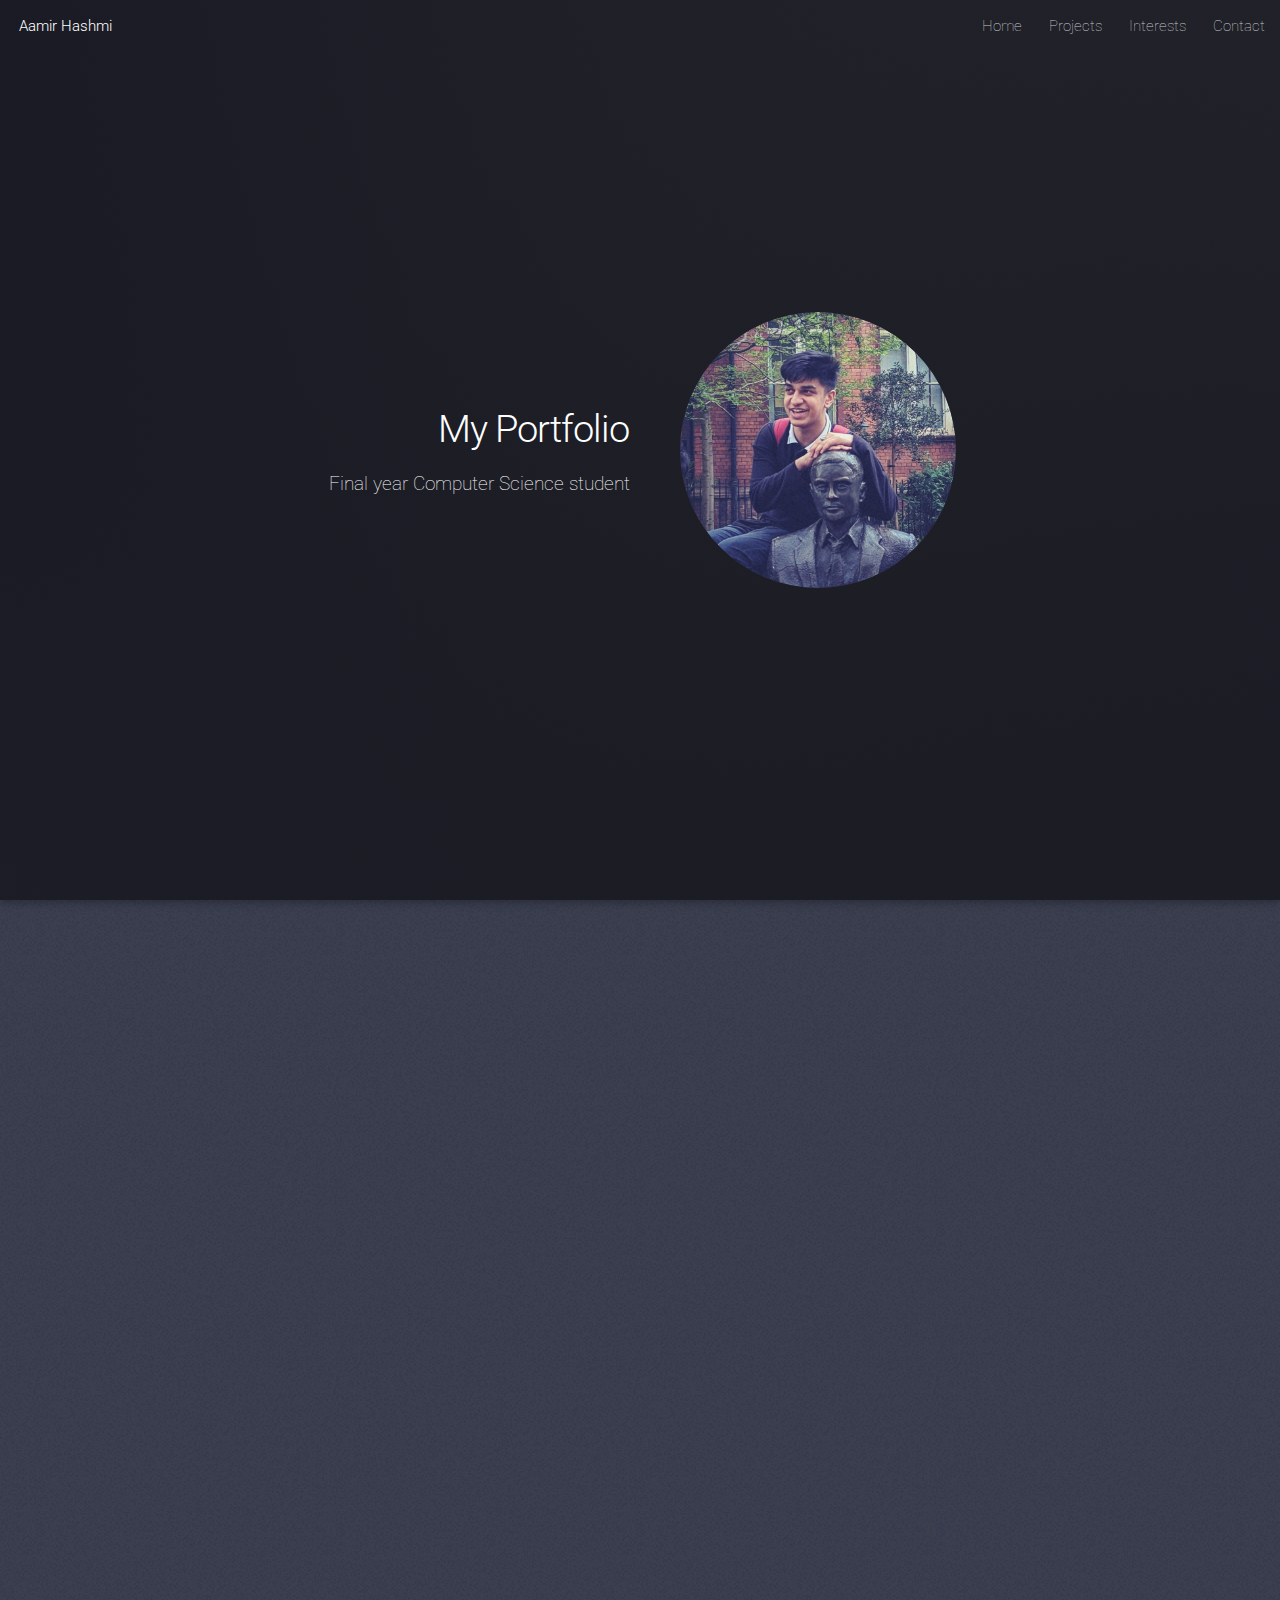
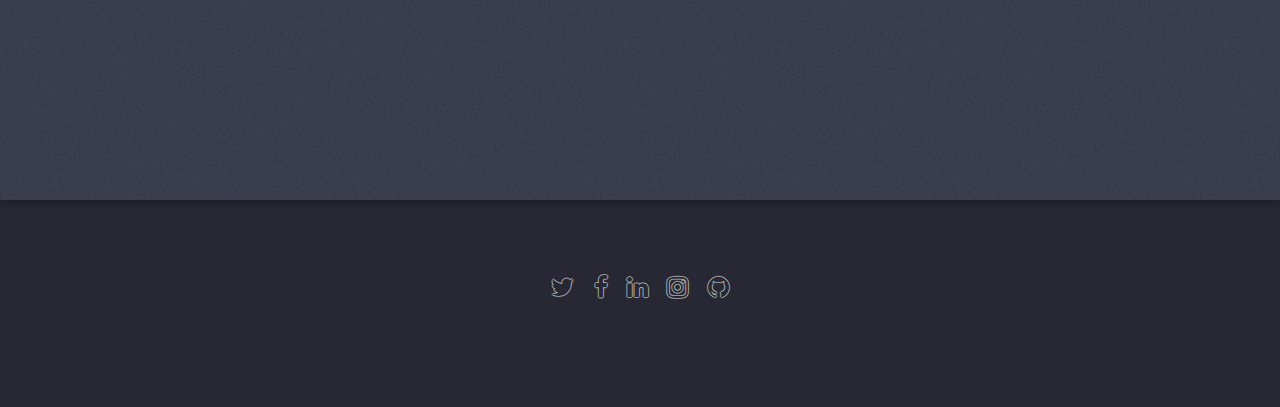
<file: index.html>
<!DOCTYPE HTML>
<html>
	<head>
		<title>Aamir Hashmi</title>
		<meta charset="utf-8" />
		<meta name="viewport" content="width=device-width, initial-scale=1, user-scalable=no" />
		<link rel="stylesheet" href="assets/css/main.css" />
		<noscript><link rel="stylesheet" href="assets/css/noscript.css" /></noscript>
	</head>
	<body class="is-preload landing">
		<div id="page-wrapper">

	
				<header id="header">
					<h1 id="logo"><a href="index.html">Aamir Hashmi</a></h1>
					<nav id="nav">
						<ul>
							<li><a href="index.html">Home</a></li>
							<li>
								<a href="projects.html">Projects</a>
							</li>
							<li><a href="interests.html">Interests</a></li>
							<li><a href="contact.html">Contact</a></li>
						</ul>
					</nav>
				</header>

		
				<section id="banner">
					<div class="content">
						<header>
							<h2>My Portfolio</h2>
							<p>Final year Computer Science student</p>
						</header>
						<span class="image"><img src="images/profile.jpg" alt="picture of me" /></span>
					</div>
				</section>

			
				<section id="one" class="spotlight style1 bottom">
					<span class="image fit main"><img src="images/pic02.jpg" alt="" /></span>
					<div class="content">
						<div class="container">
							<div class="row">
								<div class="col-4 col-12-medium">
									<header>
										<h2>About me</h2>
										<p>I am studying my second year of Computer Science at Sheffield Hallam University.</p>
									</header>
								</div>
								<div class="col-4 col-12-medium">
									<p>My mantra as a developer is that if I am the smartest person in the room, then I am in the wrong room. I love learning and want to become the best developer that I can be.<br></br> I possess a tenacious attitude towards the completion of my projects and external interests. This is evident due to the many programming projects I have completed. </p>
								</div>
								<div class="col-4 col-12-medium">
									<h2>Key Skills</h2>
										<p>- Able to program using C++, C# and Java.<br></br>
											- Possess a great understanding into Object-Oriented design.<br></br>
											- Knowledge in HTML, CSS, Javascript and some of its libraries.<br></br>
										- Basic understanding into databases with knowledge in SQL.</li>
											
								</div>
							</div>
						</div>
					</div>
				</section>


			
				<footer id="footer">
					<ul class="icons">
						<li><a href="#" class="icon alt fa-twitter"><span class="label">Twitter</span></a></li>
						<li><a href="#" class="icon alt fa-facebook"><span class="label">Facebook</span></a></li>
						<li><a href="https://www.linkedin.com/in/aamir-hashmi-ba58ba172/" class="icon alt fa-linkedin"><span class="label">LinkedIn</span></a></li>
						<li><a href="https://www.instagram.com/aamirooooo/?hl=en" class="icon alt fa-instagram"><span class="label">Instagram</span></a></li>
						<li><a href="https://github.com/AamirHashmi" class="icon alt fa-github"><span class="label">GitHub</span></a></li>
					</ul>
				</footer>

		</div>

		
			<script src="assets/js/jquery.min.js"></script>
			<script src="assets/js/jquery.scrolly.min.js"></script>
			<script src="assets/js/jquery.dropotron.min.js"></script>
			<script src="assets/js/jquery.scrollex.min.js"></script>
			<script src="assets/js/browser.min.js"></script>
			<script src="assets/js/breakpoints.min.js"></script>
			<script src="assets/js/util.js"></script>
			<script src="assets/js/main.js"></script>

	</body>
</html>
</file>
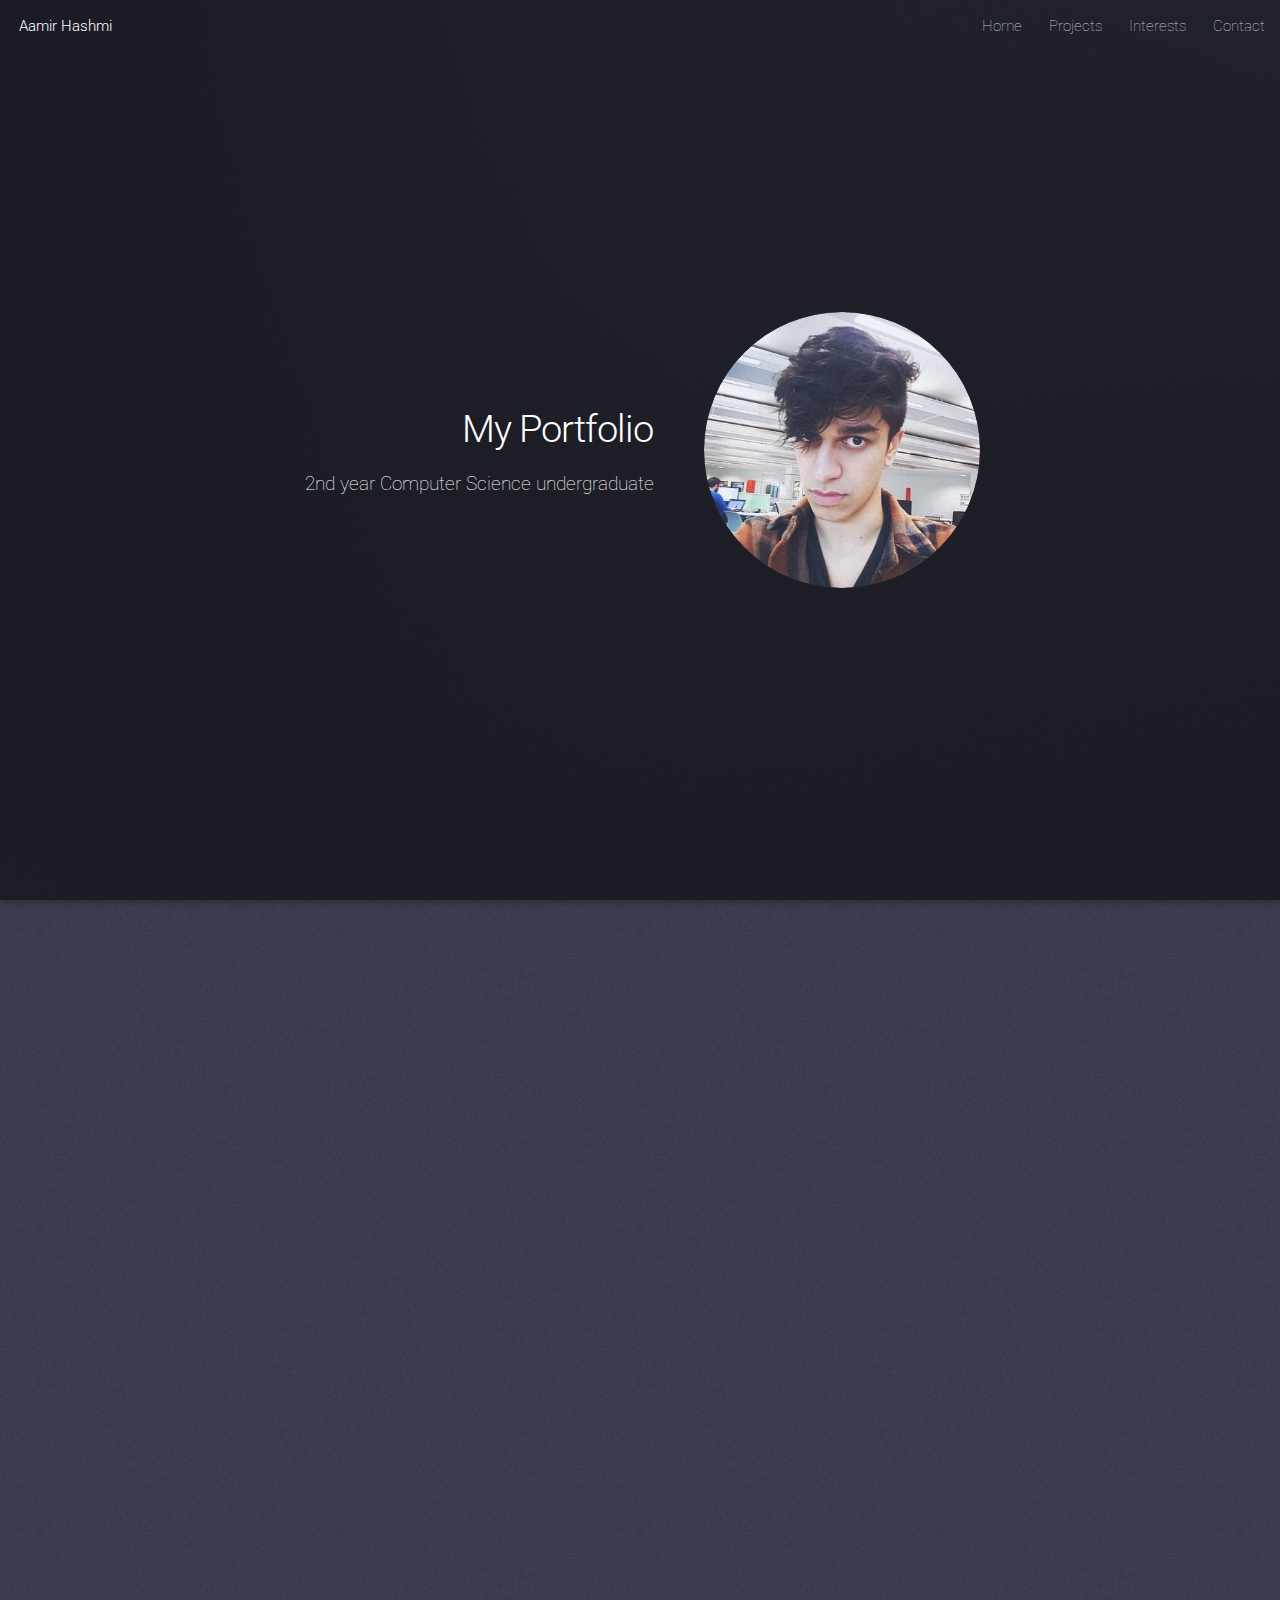
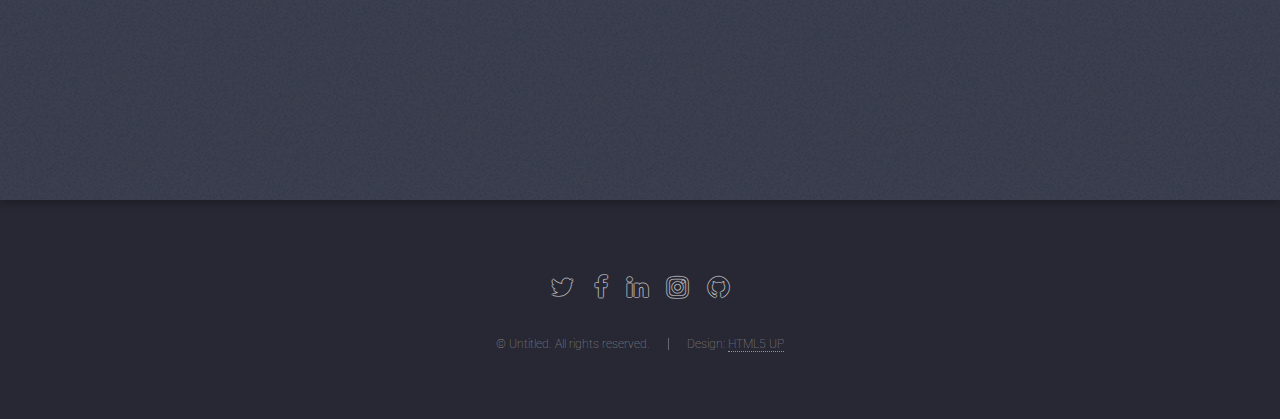
<file: Portfolio-master/index.html>
<!DOCTYPE HTML>
<!--
	Landed by HTML5 UP
	html5up.net | @ajlkn
	Free for personal and commercial use under the CCA 3.0 license (html5up.net/license)
-->
<html>
	<head>
		<title>Aamir Hashmi</title>
		<meta charset="utf-8" />
		<meta name="viewport" content="width=device-width, initial-scale=1, user-scalable=no" />
		<link rel="stylesheet" href="assets/css/main.css" />
		<noscript><link rel="stylesheet" href="assets/css/noscript.css" /></noscript>
	</head>
	<body class="is-preload landing">
		<div id="page-wrapper">

			<!-- Header -->
				<header id="header">
					<h1 id="logo"><a href="index.html">Aamir Hashmi</a></h1>
					<nav id="nav">
						<ul>
							<li><a href="index.html">Home</a></li>
							<li>
								<a href="projects.html">Projects</a>
							</li>
							<li><a href="interests.html">Interests</a></li>
							<li><a href="contact.html">Contact</a></li>
						</ul>
					</nav>
				</header>

			<!-- Banner -->
				<section id="banner">
					<div class="content">
						<header>
							<h2>My Portfolio</h2>
							<p>2nd year Computer Science undergraduate</p>
						</header>
						<span class="image"><img src="images/profile.jpg" alt="picture of me" /></span>
					</div>
				</section>

			<!-- One -->
				<section id="one" class="spotlight style1 bottom">
					<span class="image fit main"><img src="images/pic02.jpg" alt="" /></span>
					<div class="content">
						<div class="container">
							<div class="row">
								<div class="col-4 col-12-medium">
									<header>
										<h2>About me</h2>
										<p>I am studying my second year of Computer Science at Sheffield Hallam University.</p>
									</header>
								</div>
								<div class="col-4 col-12-medium">
									<p>Feugiat accumsan lorem eu ac lorem amet sed accumsan donec.
									Blandit orci porttitor semper. Arcu phasellus tortor enim mi
									nisi praesent dolor adipiscing. Integer mi sed nascetur cep aliquet
									augue varius tempus lobortis porttitor accumsan consequat
									adipiscing lorem dolor.</p>
								</div>
								<div class="col-4 col-12-medium">
									<p>Morbi enim nascetur et placerat lorem sed iaculis neque ante
									adipiscing adipiscing metus massa. Blandit orci porttitor semper.
									Arcu phasellus tortor enim mi mi nisi praesent adipiscing. Integer
									mi sed nascetur cep aliquet augue varius tempus. Feugiat lorem
									ipsum dolor nullam.</p>
								</div>
							</div>
						</div>
					</div>
				</section>

			<!-- Footer -->

			
				<footer id="footer">
					<ul class="icons">
						<li><a href="#" class="icon alt fa-twitter"><span class="label">Twitter</span></a></li>
						<li><a href="#" class="icon alt fa-facebook"><span class="label">Facebook</span></a></li>
						<li><a href="https://www.linkedin.com/in/aamir-hashmi-ba58ba172/" class="icon alt fa-linkedin"><span class="label">LinkedIn</span></a></li>
						<li><a href="https://www.instagram.com/aamirooooo/?hl=en" class="icon alt fa-instagram"><span class="label">Instagram</span></a></li>
						<li><a href="https://github.com/AamirHashmi" class="icon alt fa-github"><span class="label">GitHub</span></a></li>
					</ul>
					<ul class="copyright">
						<li>&copy; Untitled. All rights reserved.</li><li>Design: <a href="http://html5up.net">HTML5 UP</a></li>
					</ul>
				</footer>

		</div>

		<!-- Scripts -->
			<script src="assets/js/jquery.min.js"></script>
			<script src="assets/js/jquery.scrolly.min.js"></script>
			<script src="assets/js/jquery.dropotron.min.js"></script>
			<script src="assets/js/jquery.scrollex.min.js"></script>
			<script src="assets/js/browser.min.js"></script>
			<script src="assets/js/breakpoints.min.js"></script>
			<script src="assets/js/util.js"></script>
			<script src="assets/js/main.js"></script>

	</body>
</html>
</file>
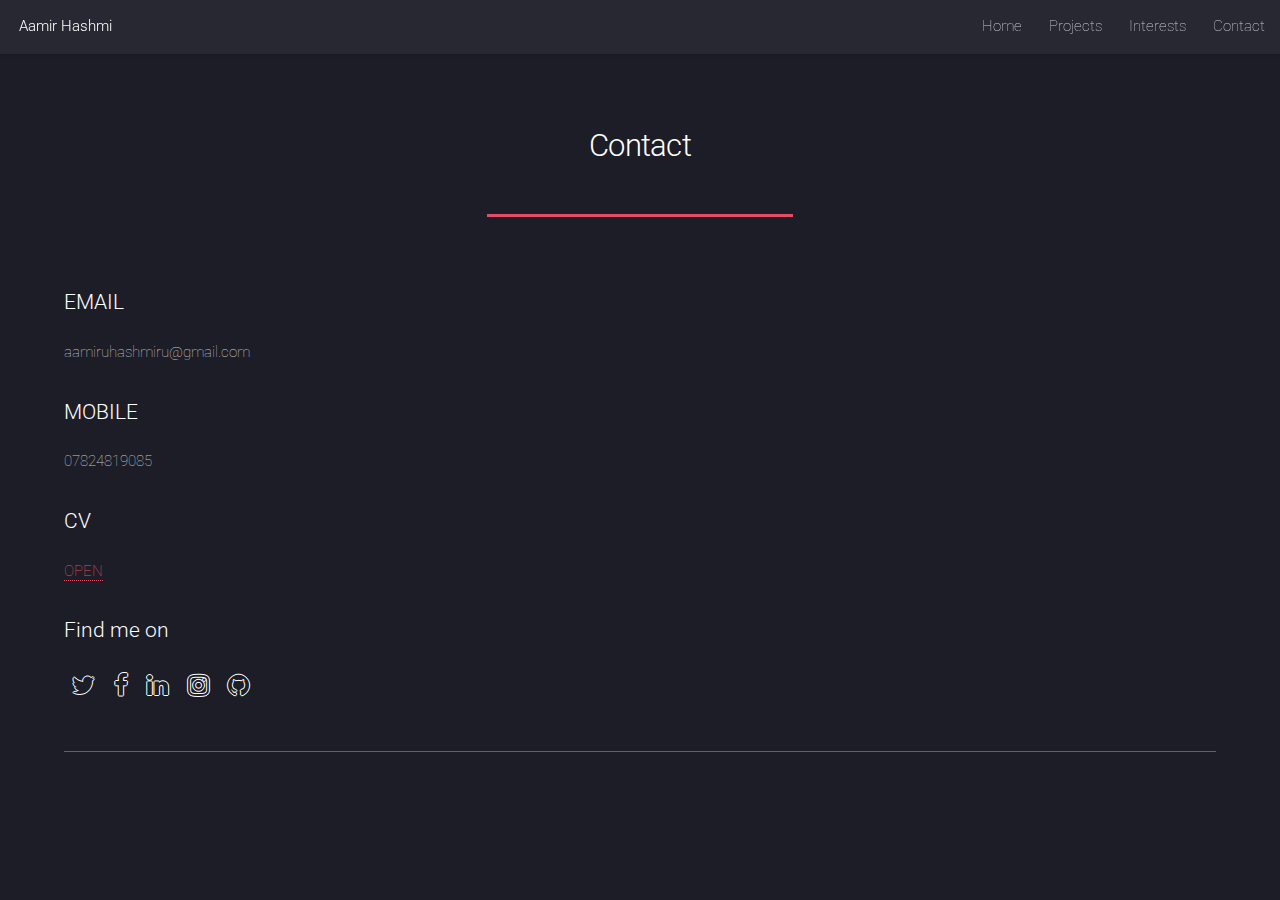
<file: contact.html>
<!DOCTYPE HTML>

<html>
	<head>
		<title>Contact</title>
		<meta charset="utf-8" />
		<meta name="viewport" content="width=device-width, initial-scale=1, user-scalable=no" />
		<link rel="stylesheet" href="assets/css/main.css" />
		<noscript><link rel="stylesheet" href="assets/css/noscript.css" /></noscript>
	</head>
	<body class="is-preload">
		<div id="page-wrapper">

			
				<header id="header">
					<h1 id="logo"><a href="index.html">Aamir Hashmi</a></h1>
					<nav id="nav">
						<ul>
							<li><a href="index.html">Home</a></li>
							<li><a href="projects.html">Projects</a></li>
							<li><a href="interests.html">Interests</a></li>
							<li><a href="contact.html">Contact</a></li>
						</ul>
					</nav>
				</header>

			
				<div id="main" class="wrapper style1">
					<div class="container">
						<header class="major">
							<h2>Contact</h2>
						</header>

		
							<section>
								<h3>EMAIL</h3>
								<p>aamiruhashmiru@gmail.com</p>

								<h3>MOBILE</h3>
								<p>07824819085</p>

								<h3>CV</h3>
								<p><a href="download/CV.pdf" target="_blank">OPEN</a></p>

								<h3>Find me on</h3>
								<ul class="icons">
								<li><a href="#" class="icon alt fa-twitter"><span class="label">Twitter</span></a></li>
								<li><a href="#" class="icon alt fa-facebook"><span class="label">Facebook</span></a></li>
								<li><a href="https://www.linkedin.com/in/aamir-hashmi-ba58ba172/" class="icon alt fa-linkedin"><span class="label">LinkedIn</span></a></li>
								<li><a href="https://www.instagram.com/aamirooooo/?hl=en" class="icon alt fa-instagram"><span class="label">Instagram</span></a></li>
								<li><a href="https://github.com/AamirHashmi" class="icon alt fa-github"><span class="label">GitHub</span></a></li>
								</ul>

								<hr />


							</section>
						</div>

						
			<script src="assets/js/jquery.min.js"></script>
			<script src="assets/js/jquery.scrolly.min.js"></script>
			<script src="assets/js/jquery.dropotron.min.js"></script>
			<script src="assets/js/jquery.scrollex.min.js"></script>
			<script src="assets/js/browser.min.js"></script>
			<script src="assets/js/breakpoints.min.js"></script>
			<script src="assets/js/util.js"></script>
			<script src="assets/js/main.js"></script>

	</body>
</html>
</file>
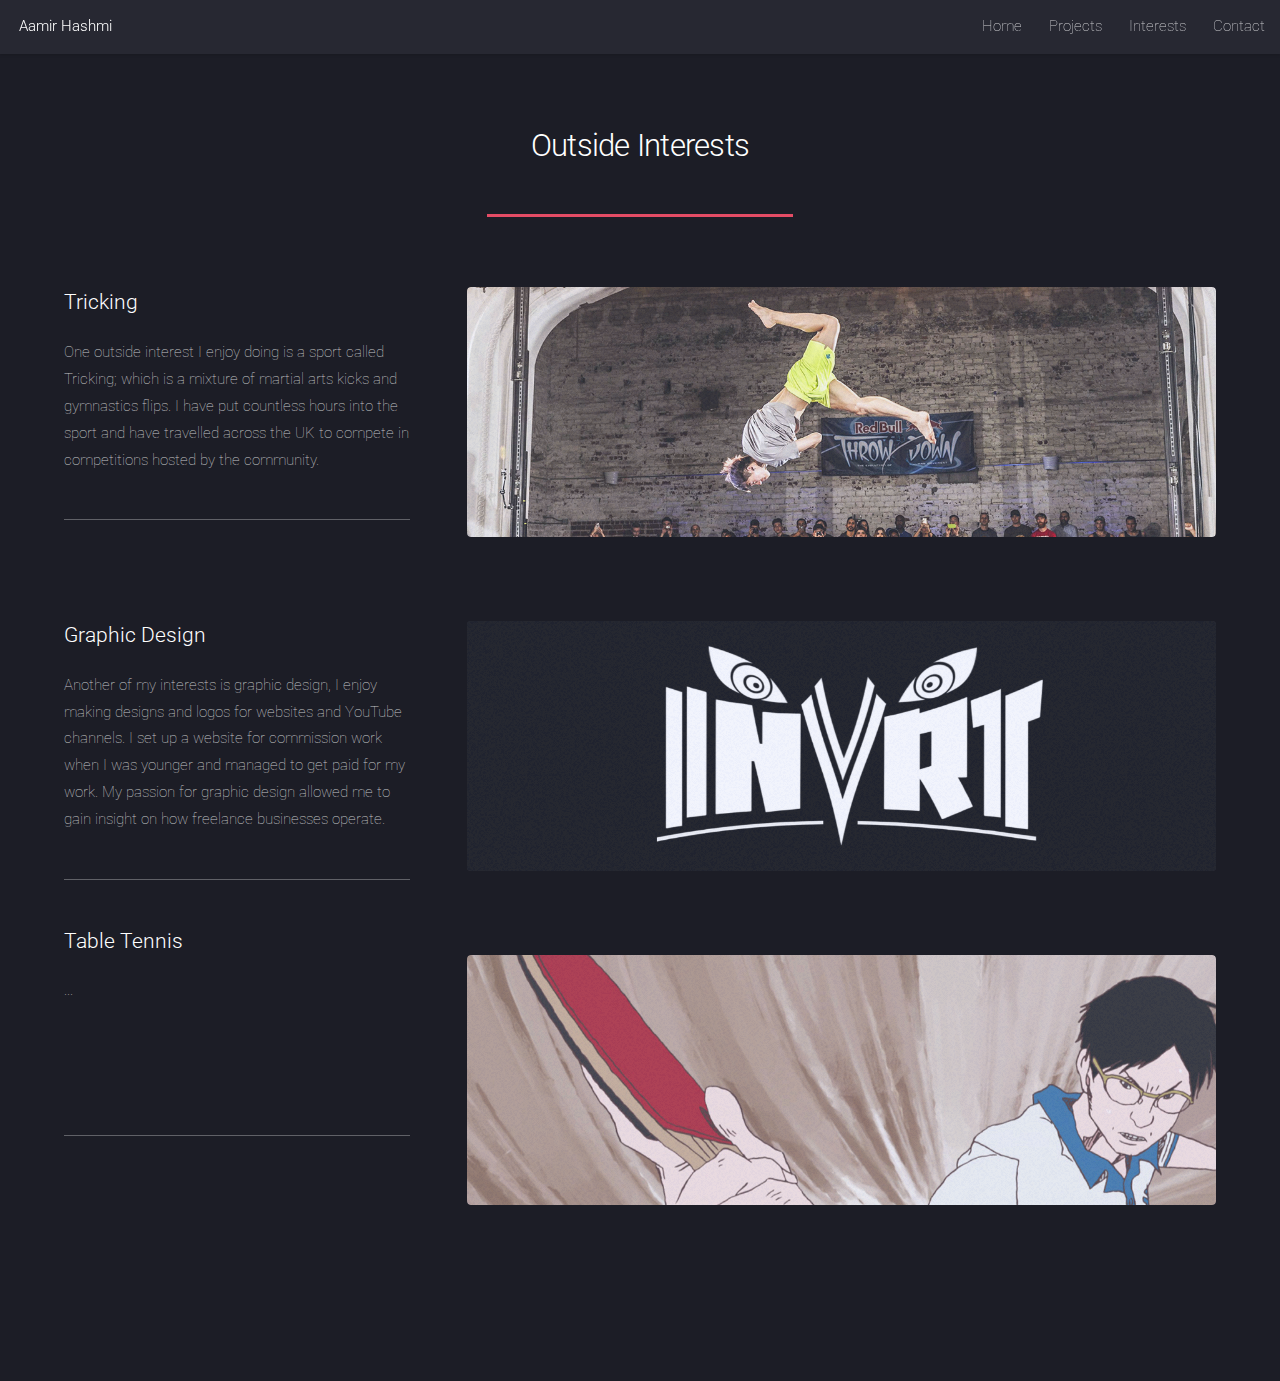
<file: interests.html>
<!DOCTYPE HTML>

<html>
	<head>
		<title>Interests</title>
		<meta charset="utf-8" />
		<meta name="viewport" content="width=device-width, initial-scale=1, user-scalable=no" />
		<link rel="stylesheet" href="assets/css/main.css" />
		<noscript><link rel="stylesheet" href="assets/css/noscript.css" /></noscript>
	</head>
	<body class="is-preload">
		<div id="page-wrapper">

	
				<header id="header">
					<h1 id="logo"><a href="index.html">Aamir Hashmi</a></h1>
					<nav id="nav">
						<ul>
							<li><a href="index.html">Home</a></li>
							<li><a href="projects.html">Projects</a></li>
							<li><a href="interests.html">Interests</a></li>
							<li><a href="contact.html">Contact</a></li>
						</ul>
					</nav>
				</header>

		
				<div id="main" class="wrapper style1">
					<div class="container">
						<header class="major">
							<h2>Outside Interests</h2>
						</header>
						<div class="row gtr-150">
							<div class="col-4 col-12-medium">

					
									<section id="sidebar">
										<section>
											<h3>Tricking</h3>
											<p>One outside interest I enjoy doing is a sport called Tricking; which is a mixture of martial arts kicks and gymnastics flips. I have put countless hours into the sport and have travelled across the UK to compete in competitions hosted by the community. </p>
										
										<hr />
										<br></br>

										<h3>Graphic Design</h3>
											<p>Another of my interests is graphic design, I enjoy making designs and logos for websites and YouTube channels. I set up a website for commission work when I was younger and managed to get paid for my work. My passion for graphic design allowed me to gain insight on how freelance businesses operate.</p>
										
										<hr />


										<h3>Table Tennis</h3>
											<p>...</p>
											
										<br></br>
										
										<hr />
										


						
										<br></br>

										
											
									</section>

							</div>
							<div class="col-8 col-12-medium imp-medium">

									<section id="content">
										<a href="#" class="image fit"><img src="images/tricking.jpg" alt="" /></a>
										<br></br>
										<a href="#" class="image fit"><img src="images/invert.jpg" alt="" /></a>
										<br></br>
										<a href="#" class="image fit"><img src="images/pingpong.jpg" alt="" /></a>
										<br></br>
								
										<br></br>


										

			</section>
		</div>

	
			<script src="assets/js/jquery.min.js"></script>
			<script src="assets/js/jquery.scrolly.min.js"></script>
			<script src="assets/js/jquery.dropotron.min.js"></script>
			<script src="assets/js/jquery.scrollex.min.js"></script>
			<script src="assets/js/browser.min.js"></script>
			<script src="assets/js/breakpoints.min.js"></script>
			<script src="assets/js/util.js"></script>
			<script src="assets/js/main.js"></script>

	</body>
</html>
</file>
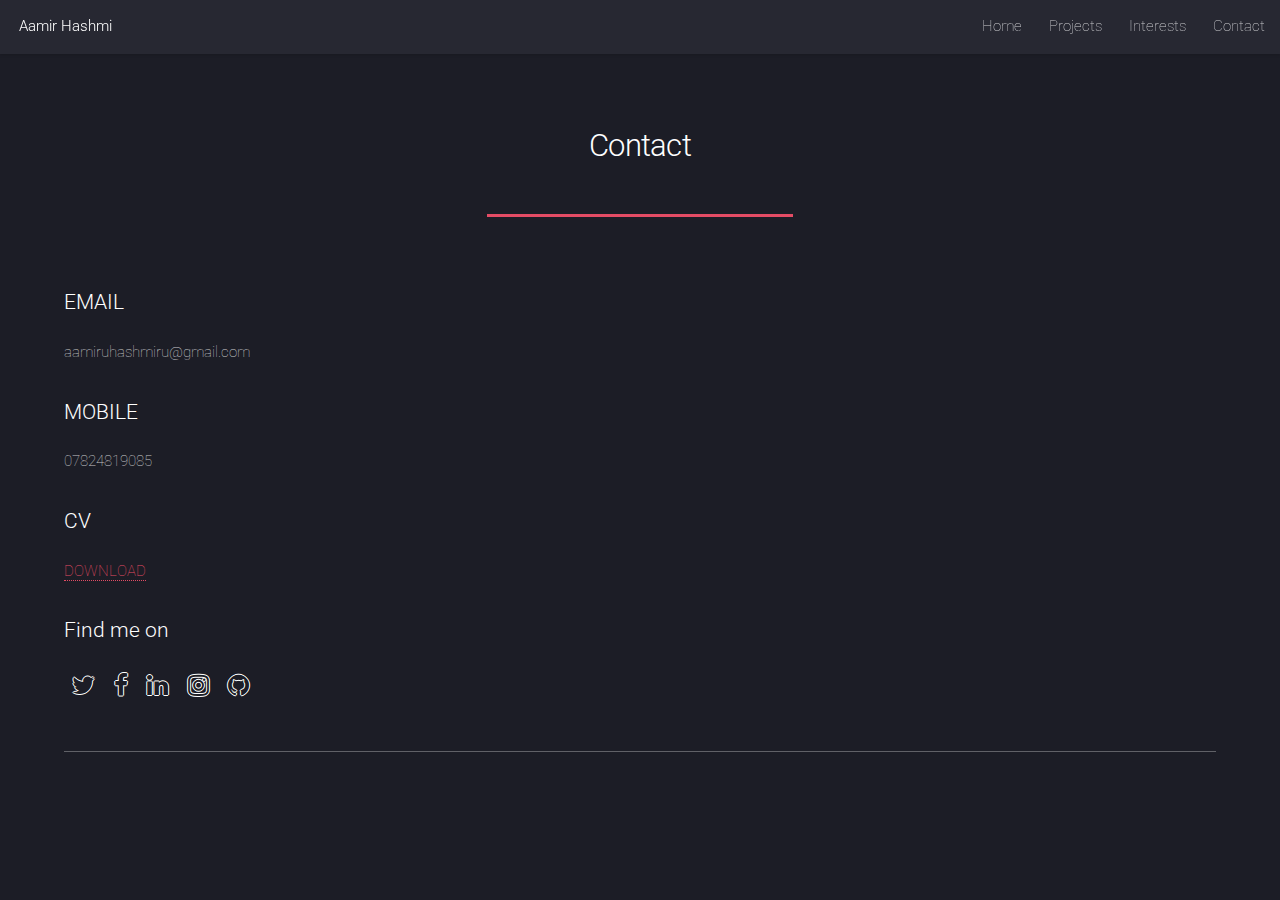
<file: Portfolio-master/contact.html>
<!DOCTYPE HTML>
<!--
	Landed by HTML5 UP
	html5up.net | @ajlkn
	Free for personal and commercial use under the CCA 3.0 license (html5up.net/license)
-->
<html>
	<head>
		<title>Contact</title>
		<meta charset="utf-8" />
		<meta name="viewport" content="width=device-width, initial-scale=1, user-scalable=no" />
		<link rel="stylesheet" href="assets/css/main.css" />
		<noscript><link rel="stylesheet" href="assets/css/noscript.css" /></noscript>
	</head>
	<body class="is-preload">
		<div id="page-wrapper">

			<!-- Header -->
				<header id="header">
					<h1 id="logo"><a href="index.html">Aamir Hashmi</a></h1>
					<nav id="nav">
						<ul>
							<li><a href="index.html">Home</a></li>
							<li><a href="projects.html">Projects</a></li>
							<li><a href="interests.html">Interests</a></li>
							<li><a href="contact.html">Contact</a></li>
						</ul>
					</nav>
				</header>

			<!-- Main -->
				<div id="main" class="wrapper style1">
					<div class="container">
						<header class="major">
							<h2>Contact</h2>
						</header>

						<!-- Text -->
							<section>
								<h3>EMAIL</h3>
								<p>aamiruhashmiru@gmail.com</p>

								<h3>MOBILE</h3>
								<p>07824819085</p>

								<h3>CV</h3>
								<p><a href="download/CV.docx" download>DOWNLOAD</a></p>

								<h3>Find me on</h3>
								<ul class="icons">
								<li><a href="#" class="icon alt fa-twitter"><span class="label">Twitter</span></a></li>
								<li><a href="#" class="icon alt fa-facebook"><span class="label">Facebook</span></a></li>
								<li><a href="https://www.linkedin.com/in/aamir-hashmi-ba58ba172/" class="icon alt fa-linkedin"><span class="label">LinkedIn</span></a></li>
								<li><a href="https://www.instagram.com/aamirooooo/?hl=en" class="icon alt fa-instagram"><span class="label">Instagram</span></a></li>
								<li><a href="https://github.com/AamirHashmi" class="icon alt fa-github"><span class="label">GitHub</span></a></li>
								</ul>

								<hr />


							</section>
						</div>

							<!-- Scripts -->
			<script src="assets/js/jquery.min.js"></script>
			<script src="assets/js/jquery.scrolly.min.js"></script>
			<script src="assets/js/jquery.dropotron.min.js"></script>
			<script src="assets/js/jquery.scrollex.min.js"></script>
			<script src="assets/js/browser.min.js"></script>
			<script src="assets/js/breakpoints.min.js"></script>
			<script src="assets/js/util.js"></script>
			<script src="assets/js/main.js"></script>

	</body>
</html>
</file>
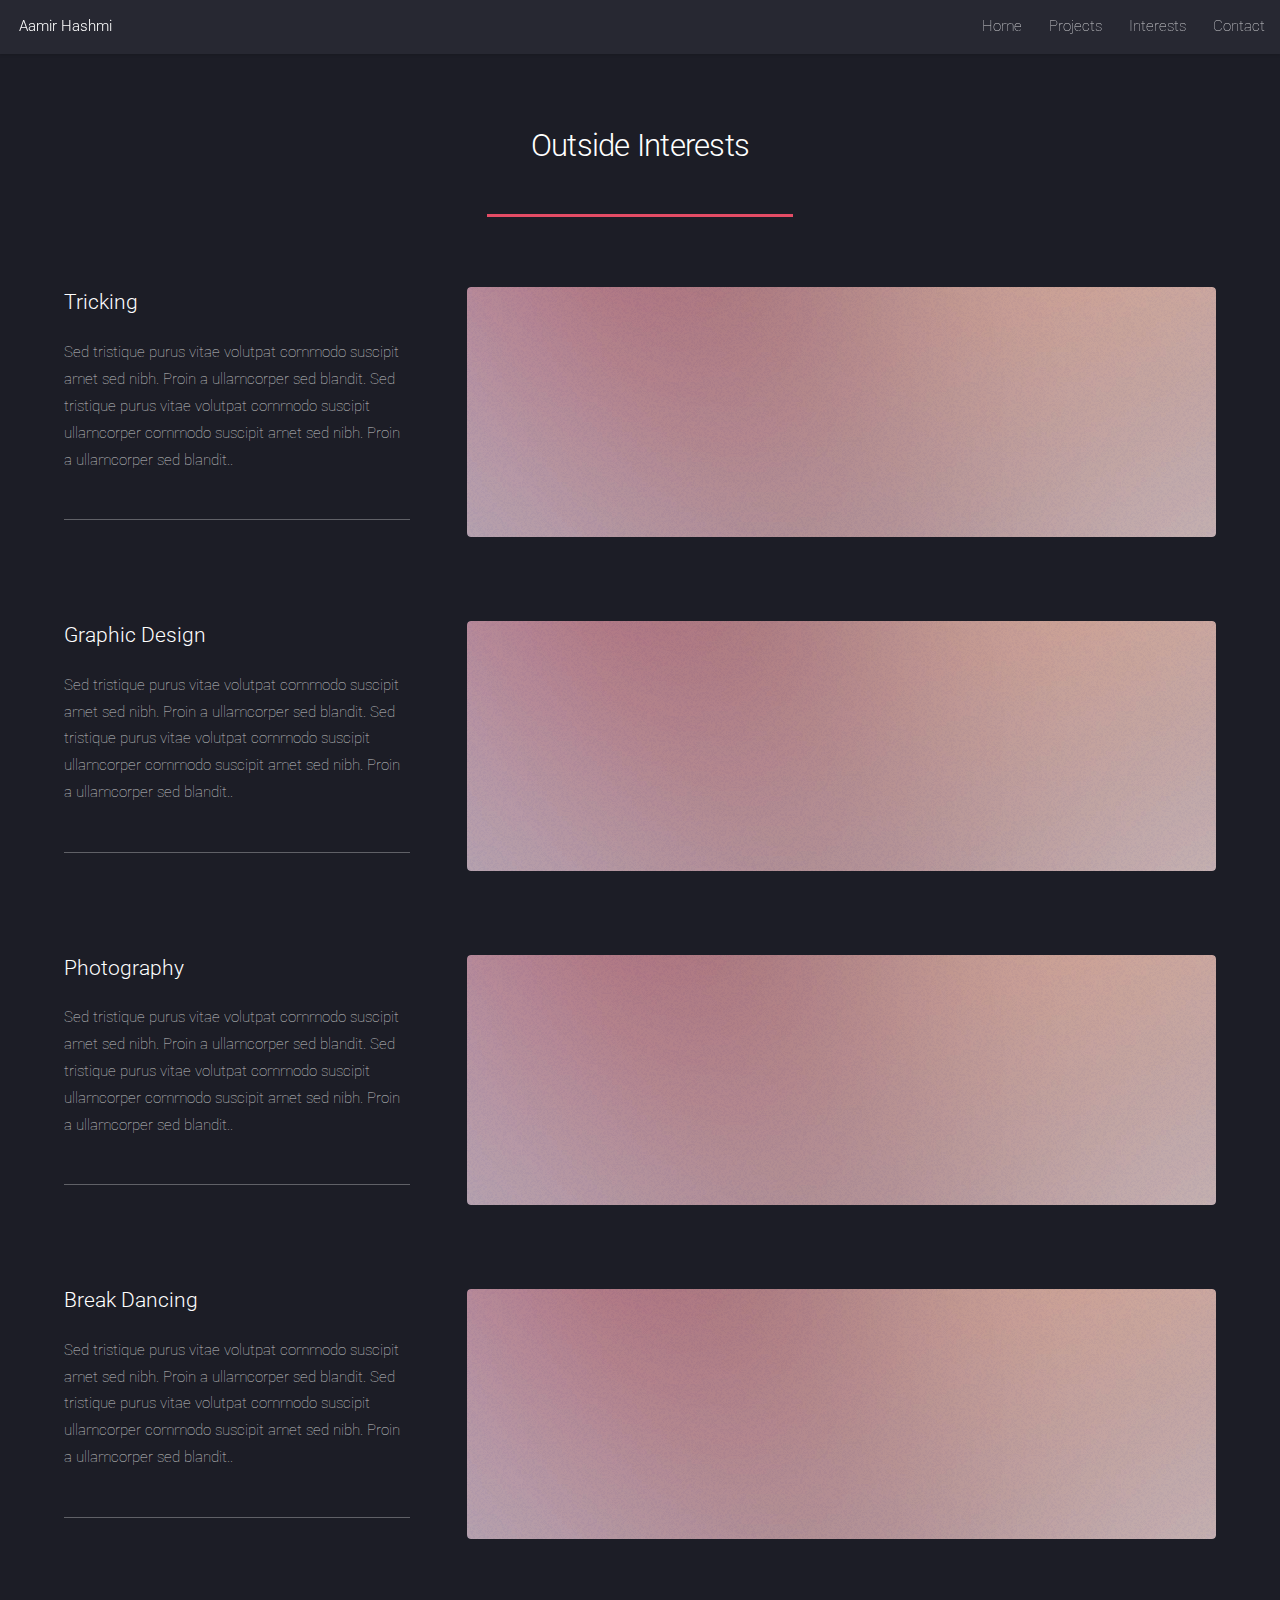
<file: Portfolio-master/interests.html>
<!DOCTYPE HTML>
<!--
	Landed by HTML5 UP
	html5up.net | @ajlkn
	Free for personal and commercial use under the CCA 3.0 license (html5up.net/license)
-->
<html>
	<head>
		<title>Interests</title>
		<meta charset="utf-8" />
		<meta name="viewport" content="width=device-width, initial-scale=1, user-scalable=no" />
		<link rel="stylesheet" href="assets/css/main.css" />
		<noscript><link rel="stylesheet" href="assets/css/noscript.css" /></noscript>
	</head>
	<body class="is-preload">
		<div id="page-wrapper">

			<!-- Header -->
				<header id="header">
					<h1 id="logo"><a href="index.html">Aamir Hashmi</a></h1>
					<nav id="nav">
						<ul>
							<li><a href="index.html">Home</a></li>
							<li><a href="projects.html">Projects</a></li>
							<li><a href="interests.html">Interests</a></li>
							<li><a href="contact.html">Contact</a></li>
						</ul>
					</nav>
				</header>

			<!-- Main -->
				<div id="main" class="wrapper style1">
					<div class="container">
						<header class="major">
							<h2>Outside Interests</h2>
						</header>
						<div class="row gtr-150">
							<div class="col-4 col-12-medium">

								<!-- Sidebar -->
									<section id="sidebar">
										<section>
											<h3>Tricking</h3>
											<p>Sed tristique purus vitae volutpat commodo suscipit amet sed nibh. Proin a ullamcorper sed blandit. Sed tristique purus vitae volutpat commodo suscipit ullamcorper commodo suscipit amet sed nibh. Proin a ullamcorper sed blandit..</p>
										
										<hr />
										<br></br>

										<h3>Graphic Design</h3>
											<p>Sed tristique purus vitae volutpat commodo suscipit amet sed nibh. Proin a ullamcorper sed blandit. Sed tristique purus vitae volutpat commodo suscipit ullamcorper commodo suscipit amet sed nibh. Proin a ullamcorper sed blandit..</p>
										
										<hr />
										<br></br>


										<h3>Photography</h3>
											<p>Sed tristique purus vitae volutpat commodo suscipit amet sed nibh. Proin a ullamcorper sed blandit. Sed tristique purus vitae volutpat commodo suscipit ullamcorper commodo suscipit amet sed nibh. Proin a ullamcorper sed blandit..</p>
										
										<hr />
										<br></br>


										<h3>Break Dancing</h3>
											<p>Sed tristique purus vitae volutpat commodo suscipit amet sed nibh. Proin a ullamcorper sed blandit. Sed tristique purus vitae volutpat commodo suscipit ullamcorper commodo suscipit amet sed nibh. Proin a ullamcorper sed blandit..</p>
										
										<hr />
										<br></br>

										
											
									</section>

							</div>
							<div class="col-8 col-12-medium imp-medium">

								<!-- Content -->
									<section id="content">
										<a href="#" class="image fit"><img src="images/pic05.jpg" alt="" /></a>
										<br></br>
										<a href="#" class="image fit"><img src="images/pic05.jpg" alt="" /></a>
										<br></br>
										<a href="#" class="image fit"><img src="images/pic05.jpg" alt="" /></a>
										<br></br>
										<a href="#" class="image fit"><img src="images/pic05.jpg" alt="" /></a>
										<br></br>


										

			</section>
		</div>

		<!-- Scripts -->
			<script src="assets/js/jquery.min.js"></script>
			<script src="assets/js/jquery.scrolly.min.js"></script>
			<script src="assets/js/jquery.dropotron.min.js"></script>
			<script src="assets/js/jquery.scrollex.min.js"></script>
			<script src="assets/js/browser.min.js"></script>
			<script src="assets/js/breakpoints.min.js"></script>
			<script src="assets/js/util.js"></script>
			<script src="assets/js/main.js"></script>

	</body>
</html>
</file>
<file: assets/css/noscript.css>
/*
	Landed by HTML5 UP
	html5up.net | @ajlkn
	Free for personal and commercial use under the CCA 3.0 license (html5up.net/license)
*/

/* Loader */

	body.landing.is-preload:before {
		display: none;
	}

	body.landing.is-preload:after {
		display: none;
	}
</file>
<file: Portfolio-master/assets/css/noscript.css>
/*
	Landed by HTML5 UP
	html5up.net | @ajlkn
	Free for personal and commercial use under the CCA 3.0 license (html5up.net/license)
*/

/* Loader */

	body.landing.is-preload:before {
		display: none;
	}

	body.landing.is-preload:after {
		display: none;
	}
</file>
<file: assets/css/main.css>
@import url("font-awesome.min.css");
@import url("https://fonts.googleapis.com/css?family=Roboto:100,300,100italic,300italic");

/*
	Landed by HTML5 UP
	html5up.net | @ajlkn
	Free for personal and commercial use under the CCA 3.0 license (html5up.net/license)
*/

html, body, div, span, applet, object,
iframe, h1, h2, h3, h4, h5, h6, p, blockquote,
pre, a, abbr, acronym, address, big, cite,
code, del, dfn, em, img, ins, kbd, q, s, samp,
small, strike, strong, sub, sup, tt, var, b,
u, i, center, dl, dt, dd, ol, ul, li, fieldset,
form, label, legend, table, caption, tbody,
tfoot, thead, tr, th, td, article, aside,
canvas, details, embed, figure, figcaption,
footer, header, hgroup, menu, nav, output, ruby,
section, summary, time, mark, audio, video {
	margin: 0;
	padding: 0;
	border: 0;
	font-size: 100%;
	font: inherit;
	vertical-align: baseline;}

article, aside, details, figcaption, figure,
footer, header, hgroup, menu, nav, section {
	display: block;}

body {
	line-height: 1;
}

ol, ul {
	list-style: none;
}

blockquote, q {
	quotes: none;
}

	blockquote:before, blockquote:after, q:before, q:after {
		content: '';
		content: none;
	}

table {
	border-collapse: collapse;
	border-spacing: 0;
}

body {
	-webkit-text-size-adjust: none;
}

mark {
	background-color: transparent;
	color: inherit;
}

input::-moz-focus-inner {
	border: 0;
	padding: 0;
}

input, select, textarea {
	-moz-appearance: none;
	-webkit-appearance: none;
	-ms-appearance: none;
	appearance: none;
}

/* Basic */

	html {
		box-sizing: border-box;
	}

	*, *:before, *:after {
		box-sizing: inherit;
	}

	html, body {
		background: #1c1d26;
	}

	body.is-preload *, body.is-preload *:before, body.is-preload *:after {
		-moz-animation: none !important;
		-webkit-animation: none !important;
		-ms-animation: none !important;
		animation: none !important;
		-moz-transition: none !important;
		-webkit-transition: none !important;
		-ms-transition: none !important;
		transition: none !important;
	}

	body, input, select, textarea {
		color: rgba(255, 255, 255, 0.75);
		font-family: "Roboto", Helvetica, sans-serif;
		font-size: 15pt;
		font-weight: 100;
		line-height: 1.75em;
	}

	a {
		-moz-transition: border-color 0.2s ease-in-out, color 0.2s ease-in-out;
		-webkit-transition: border-color 0.2s ease-in-out, color 0.2s ease-in-out;
		-ms-transition: border-color 0.2s ease-in-out, color 0.2s ease-in-out;
		transition: border-color 0.2s ease-in-out, color 0.2s ease-in-out;
		border-bottom: dotted 1px;
		color: #e44c65;
		text-decoration: none;
	}

		a:hover {
			color: #e44c65 !important;
			border-bottom-color: transparent;
		}

	strong, b {
		color: #ffffff;
		font-weight: 300;
	}

	em, i {
		font-style: italic;
	}

	p {
		margin: 0 0 2em 0;
	}

	h1, h2, h3, h4, h5, h6 {
		color: #ffffff;
		font-weight: 300;
		line-height: 1em;
		margin: 0 0 1em 0;
	}

		h1 a, h2 a, h3 a, h4 a, h5 a, h6 a {
			color: inherit;
			border: 0;
		}

	h2 {
		font-size: 2em;
		line-height: 1.5em;
		letter-spacing: -0.025em;
	}

	h3 {
		font-size: 1.35em;
		line-height: 1.5em;
	}

	h4 {
		font-size: 1.1em;
		line-height: 1.5em;
	}

	h5 {
		font-size: 0.9em;
		line-height: 1.5em;
	}

	h6 {
		font-size: 0.7em;
		line-height: 1.5em;
	}

	sub {
		font-size: 0.8em;
		position: relative;
		top: 0.5em;
	}

	sup {
		font-size: 0.8em;
		position: relative;
		top: -0.5em;
	}

	hr {
		border: 0;
		border-bottom: solid 1px rgba(255, 255, 255, 0.3);
		margin: 3em 0;
	}

		hr.major {
			margin: 4em 0;
		}

	blockquote {
		border-left: solid 4px rgba(255, 255, 255, 0.3);
		font-style: italic;
		margin: 0 0 2em 0;
		padding: 0.5em 0 0.5em 2em;
	}

	code {
		background: rgba(255, 255, 255, 0.075);
		border-radius: 4px;
		font-family: "Courier New", monospace;
		font-size: 0.9em;
		margin: 0 0.25em;
		padding: 0.25em 0.65em;
	}

	pre {
		-webkit-overflow-scrolling: touch;
		font-family: "Courier New", monospace;
		font-size: 0.9em;
		margin: 0 0 2em 0;
	}

		pre code {
			display: block;
			line-height: 1.75em;
			padding: 1em 1.5em;
			overflow-x: auto;
		}

	.align-left {
		text-align: left;
	}

	.align-center {
		text-align: center;
	}

	.align-right {
		text-align: right;
	}

/* Loader */

	@-moz-keyframes spinner-show {
		0% {
			opacity: 0;
		}

		100% {
			opacity: 1;
		}
	}

	@-webkit-keyframes spinner-show {
		0% {
			opacity: 0;
		}

		100% {
			opacity: 1;
		}
	}

	@-ms-keyframes spinner-show {
		0% {
			opacity: 0;
		}

		100% {
			opacity: 1;
		}
	}

	@keyframes spinner-show {
		0% {
			opacity: 0;
		}

		100% {
			opacity: 1;
		}
	}

	@-moz-keyframes spinner-hide {
		0% {
			color: rgba(255, 255, 255, 0.15);
			z-index: 100001;
			-moz-transform: scale(1) rotate(0deg);
			-webkit-transform: scale(1) rotate(0deg);
			-ms-transform: scale(1) rotate(0deg);
			transform: scale(1) rotate(0deg);
		}

		99% {
			color: #1c1d26;
			z-index: 100001;
			-moz-transform: scale(0.5) rotate(360deg);
			-webkit-transform: scale(0.5) rotate(360deg);
			-ms-transform: scale(0.5) rotate(360deg);
			transform: scale(0.5) rotate(360deg);
		}

		100% {
			color: #1c1d26;
			z-index: -1;
			-moz-transform: scale(0.5) rotate(360deg);
			-webkit-transform: scale(0.5) rotate(360deg);
			-ms-transform: scale(0.5) rotate(360deg);
			transform: scale(0.5) rotate(360deg);
		}
	}

	@-webkit-keyframes spinner-hide {
		0% {
			color: rgba(255, 255, 255, 0.15);
			z-index: 100001;
			-moz-transform: scale(1) rotate(0deg);
			-webkit-transform: scale(1) rotate(0deg);
			-ms-transform: scale(1) rotate(0deg);
			transform: scale(1) rotate(0deg);
		}

		99% {
			color: #1c1d26;
			z-index: 100001;
			-moz-transform: scale(0.5) rotate(360deg);
			-webkit-transform: scale(0.5) rotate(360deg);
			-ms-transform: scale(0.5) rotate(360deg);
			transform: scale(0.5) rotate(360deg);
		}

		100% {
			color: #1c1d26;
			z-index: -1;
			-moz-transform: scale(0.5) rotate(360deg);
			-webkit-transform: scale(0.5) rotate(360deg);
			-ms-transform: scale(0.5) rotate(360deg);
			transform: scale(0.5) rotate(360deg);
		}
	}

	@-ms-keyframes spinner-hide {
		0% {
			color: rgba(255, 255, 255, 0.15);
			z-index: 100001;
			-moz-transform: scale(1) rotate(0deg);
			-webkit-transform: scale(1) rotate(0deg);
			-ms-transform: scale(1) rotate(0deg);
			transform: scale(1) rotate(0deg);
		}

		99% {
			color: #1c1d26;
			z-index: 100001;
			-moz-transform: scale(0.5) rotate(360deg);
			-webkit-transform: scale(0.5) rotate(360deg);
			-ms-transform: scale(0.5) rotate(360deg);
			transform: scale(0.5) rotate(360deg);
		}

		100% {
			color: #1c1d26;
			z-index: -1;
			-moz-transform: scale(0.5) rotate(360deg);
			-webkit-transform: scale(0.5) rotate(360deg);
			-ms-transform: scale(0.5) rotate(360deg);
			transform: scale(0.5) rotate(360deg);
		}
	}

	@keyframes spinner-hide {
		0% {
			color: rgba(255, 255, 255, 0.15);
			z-index: 100001;
			-moz-transform: scale(1) rotate(0deg);
			-webkit-transform: scale(1) rotate(0deg);
			-ms-transform: scale(1) rotate(0deg);
			transform: scale(1) rotate(0deg);
		}

		99% {
			color: #1c1d26;
			z-index: 100001;
			-moz-transform: scale(0.5) rotate(360deg);
			-webkit-transform: scale(0.5) rotate(360deg);
			-ms-transform: scale(0.5) rotate(360deg);
			transform: scale(0.5) rotate(360deg);
		}

		100% {
			color: #1c1d26;
			z-index: -1;
			-moz-transform: scale(0.5) rotate(360deg);
			-webkit-transform: scale(0.5) rotate(360deg);
			-ms-transform: scale(0.5) rotate(360deg);
			transform: scale(0.5) rotate(360deg);
		}
	}

	@-moz-keyframes spinner-rotate {
		0% {
			-moz-transform: scale(1) rotate(0deg);
			-webkit-transform: scale(1) rotate(0deg);
			-ms-transform: scale(1) rotate(0deg);
			transform: scale(1) rotate(0deg);
		}

		100% {
			-moz-transform: scale(1) rotate(360deg);
			-webkit-transform: scale(1) rotate(360deg);
			-ms-transform: scale(1) rotate(360deg);
			transform: scale(1) rotate(360deg);
		}
	}

	@-webkit-keyframes spinner-rotate {
		0% {
			-moz-transform: scale(1) rotate(0deg);
			-webkit-transform: scale(1) rotate(0deg);
			-ms-transform: scale(1) rotate(0deg);
			transform: scale(1) rotate(0deg);
		}

		100% {
			-moz-transform: scale(1) rotate(360deg);
			-webkit-transform: scale(1) rotate(360deg);
			-ms-transform: scale(1) rotate(360deg);
			transform: scale(1) rotate(360deg);
		}
	}

	@-ms-keyframes spinner-rotate {
		0% {
			-moz-transform: scale(1) rotate(0deg);
			-webkit-transform: scale(1) rotate(0deg);
			-ms-transform: scale(1) rotate(0deg);
			transform: scale(1) rotate(0deg);
		}

		100% {
			-moz-transform: scale(1) rotate(360deg);
			-webkit-transform: scale(1) rotate(360deg);
			-ms-transform: scale(1) rotate(360deg);
			transform: scale(1) rotate(360deg);
		}
	}

	@keyframes spinner-rotate {
		0% {
			-moz-transform: scale(1) rotate(0deg);
			-webkit-transform: scale(1) rotate(0deg);
			-ms-transform: scale(1) rotate(0deg);
			transform: scale(1) rotate(0deg);
		}

		100% {
			-moz-transform: scale(1) rotate(360deg);
			-webkit-transform: scale(1) rotate(360deg);
			-ms-transform: scale(1) rotate(360deg);
			transform: scale(1) rotate(360deg);
		}
	}

	@-moz-keyframes overlay-hide {
		0% {
			opacity: 1;
			z-index: 100000;
		}

		15% {
			opacity: 1;
			z-index: 100000;
		}

		99% {
			opacity: 0;
			z-index: 100000;
		}

		100% {
			opacity: 0;
			z-index: -1;
		}
	}

	@-webkit-keyframes overlay-hide {
		0% {
			opacity: 1;
			z-index: 100000;
		}

		15% {
			opacity: 1;
			z-index: 100000;
		}

		99% {
			opacity: 0;
			z-index: 100000;
		}

		100% {
			opacity: 0;
			z-index: -1;
		}
	}

	@-ms-keyframes overlay-hide {
		0% {
			opacity: 1;
			z-index: 100000;
		}

		15% {
			opacity: 1;
			z-index: 100000;
		}

		99% {
			opacity: 0;
			z-index: 100000;
		}

		100% {
			opacity: 0;
			z-index: -1;
		}
	}

	@keyframes overlay-hide {
		0% {
			opacity: 1;
			z-index: 100000;
		}

		15% {
			opacity: 1;
			z-index: 100000;
		}

		99% {
			opacity: 0;
			z-index: 100000;
		}

		100% {
			opacity: 0;
			z-index: -1;
		}
	}

	body.landing {
		text-decoration: none;
	}

		body.landing:before {
			-moz-osx-font-smoothing: grayscale;
			-webkit-font-smoothing: antialiased;
			font-family: FontAwesome;
			font-style: normal;
			font-weight: normal;
			text-transform: none !important;
		}

		body.landing:before {
			-moz-animation: spinner-show 1.5s 1 0.25s ease forwards, spinner-hide 0.25s ease-in-out forwards !important;
			-webkit-animation: spinner-show 1.5s 1 0.25s ease forwards, spinner-hide 0.25s ease-in-out forwards !important;
			-ms-animation: spinner-show 1.5s 1 0.25s ease forwards, spinner-hide 0.25s ease-in-out forwards !important;
			animation: spinner-show 1.5s 1 0.25s ease forwards, spinner-hide 0.25s ease-in-out forwards !important;
			-moz-transform-origin: 50% 50%;
			-webkit-transform-origin: 50% 50%;
			-ms-transform-origin: 50% 50%;
			transform-origin: 50% 50%;
			color: rgba(255, 255, 255, 0.15);
			content: '\f1ce';
			cursor: default;
			display: block;
			font-size: 2em;
			height: 2em;
			left: 50%;
			line-height: 2em;
			margin: -1em 0 0 -1em;
			opacity: 0;
			position: fixed;
			text-align: center;
			top: 50%;
			width: 2em;
			z-index: -1;
		}

		body.landing:after {
			-moz-animation: overlay-hide 1.5s ease-in forwards !important;
			-webkit-animation: overlay-hide 1.5s ease-in forwards !important;
			-ms-animation: overlay-hide 1.5s ease-in forwards !important;
			animation: overlay-hide 1.5s ease-in forwards !important;
			background: #1c1d26;
			content: '';
			display: block;
			height: 100%;
			left: 0;
			opacity: 0;
			position: fixed;
			top: 0;
			width: 100%;
			z-index: -1;
		}

		body.landing.is-preload:before {
			-moz-animation: spinner-show 1.5s 1 0.25s ease forwards, spinner-rotate 0.75s infinite linear !important;
			-webkit-animation: spinner-show 1.5s 1 0.25s ease forwards, spinner-rotate 0.75s infinite linear !important;
			-ms-animation: spinner-show 1.5s 1 0.25s ease forwards, spinner-rotate 0.75s infinite linear !important;
			animation: spinner-show 1.5s 1 0.25s ease forwards, spinner-rotate 0.75s infinite linear !important;
			z-index: 100001;
		}

		body.landing.is-preload:after {
			-moz-animation: none !important;
			-webkit-animation: none !important;
			-ms-animation: none !important;
			animation: none !important;
			opacity: 1;
			z-index: 100000;
		}

	@media (-webkit-min-device-pixel-ratio: 2) {

		body.landing:before {
			line-height: 2.025em;
		}

	}

/* Container */

	.container {
		margin: 0 auto;
		max-width: calc(100% - 4em);
		width: 70em;
	}

		.container.xsmall {
			width: 17.5em;
		}

		.container.small {
			width: 35em;
		}

		.container.medium {
			width: 52.5em;
		}

		.container.large {
			width: 87.5em;
		}

		.container.xlarge {
			width: 105em;
		}

		.container.max {
			width: 100%;
		}

		@media screen and (max-width: 1280px) {

			.container {
				width: 90%;
				max-width: 100%;
			}

		}

		@media screen and (max-width: 980px) {

			.container {
				width: 100% !important;
			}

		}

/* Row */

	.row {
		display: flex;
		flex-wrap: wrap;
		box-sizing: border-box;
		align-items: stretch;
	}

		.row > * {
			box-sizing: border-box;
		}

		.row.gtr-uniform > * > :last-child {
			margin-bottom: 0;
		}

		.row.aln-left {
			justify-content: flex-start;
		}

		.row.aln-center {
			justify-content: center;
		}

		.row.aln-right {
			justify-content: flex-end;
		}

		.row.aln-top {
			align-items: flex-start;
		}

		.row.aln-middle {
			align-items: center;
		}

		.row.aln-bottom {
			align-items: flex-end;
		}

		.row > .imp {
			order: -1;
		}

		.row > .col-1 {
			width: 8.3333333333%;
		}

		.row > .off-1 {
			margin-left: 8.3333333333%;
		}

		.row > .col-2 {
			width: 16.6666666667%;
		}

		.row > .off-2 {
			margin-left: 16.6666666667%;
		}

		.row > .col-3 {
			width: 25%;
		}

		.row > .off-3 {
			margin-left: 25%;
		}

		.row > .col-4 {
			width: 33.3333333333%;
		}

		.row > .off-4 {
			margin-left: 33.3333333333%;
		}

		.row > .col-5 {
			width: 41.6666666667%;
		}

		.row > .off-5 {
			margin-left: 41.6666666667%;
		}

		.row > .col-6 {
			width: 50%;
		}

		.row > .off-6 {
			margin-left: 50%;
		}

		.row > .col-7 {
			width: 58.3333333333%;
		}

		.row > .off-7 {
			margin-left: 58.3333333333%;
		}

		.row > .col-8 {
			width: 66.6666666667%;
		}

		.row > .off-8 {
			margin-left: 66.6666666667%;
		}

		.row > .col-9 {
			width: 75%;
		}

		.row > .off-9 {
			margin-left: 75%;
		}

		.row > .col-10 {
			width: 83.3333333333%;
		}

		.row > .off-10 {
			margin-left: 83.3333333333%;
		}

		.row > .col-11 {
			width: 91.6666666667%;
		}

		.row > .off-11 {
			margin-left: 91.6666666667%;
		}

		.row > .col-12 {
			width: 100%;
		}

		.row > .off-12 {
			margin-left: 100%;
		}

		.row.gtr-0 {
			margin-top: 0;
			margin-left: 0em;
		}

			.row.gtr-0 > * {
				padding: 0 0 0 0em;
			}

			.row.gtr-0.gtr-uniform {
				margin-top: 0em;
			}

				.row.gtr-0.gtr-uniform > * {
					padding-top: 0em;
				}

		.row.gtr-25 {
			margin-top: 0;
			margin-left: -0.625em;
		}

			.row.gtr-25 > * {
				padding: 0 0 0 0.625em;
			}

			.row.gtr-25.gtr-uniform {
				margin-top: -0.625em;
			}

				.row.gtr-25.gtr-uniform > * {
					padding-top: 0.625em;
				}

		.row.gtr-50 {
			margin-top: 0;
			margin-left: -1.25em;
		}

			.row.gtr-50 > * {
				padding: 0 0 0 1.25em;
			}

			.row.gtr-50.gtr-uniform {
				margin-top: -1.25em;
			}

				.row.gtr-50.gtr-uniform > * {
					padding-top: 1.25em;
				}

		.row {
			margin-top: 0;
			margin-left: -2.5em;
		}

			.row > * {
				padding: 0 0 0 2.5em;
			}

			.row.gtr-uniform {
				margin-top: -2.5em;
			}

				.row.gtr-uniform > * {
					padding-top: 2.5em;
				}

		.row.gtr-150 {
			margin-top: 0;
			margin-left: -3.75em;
		}

			.row.gtr-150 > * {
				padding: 0 0 0 3.75em;
			}

			.row.gtr-150.gtr-uniform {
				margin-top: -3.75em;
			}

				.row.gtr-150.gtr-uniform > * {
					padding-top: 3.75em;
				}

		.row.gtr-200 {
			margin-top: 0;
			margin-left: -5em;
		}

			.row.gtr-200 > * {
				padding: 0 0 0 5em;
			}

			.row.gtr-200.gtr-uniform {
				margin-top: -5em;
			}

				.row.gtr-200.gtr-uniform > * {
					padding-top: 5em;
				}

		@media screen and (max-width: 1680px) {

			.row {
				display: flex;
				flex-wrap: wrap;
				box-sizing: border-box;
				align-items: stretch;
			}

				.row > * {
					box-sizing: border-box;
				}

				.row.gtr-uniform > * > :last-child {
					margin-bottom: 0;
				}

				.row.aln-left {
					justify-content: flex-start;
				}

				.row.aln-center {
					justify-content: center;
				}

				.row.aln-right {
					justify-content: flex-end;
				}

				.row.aln-top {
					align-items: flex-start;
				}

				.row.aln-middle {
					align-items: center;
				}

				.row.aln-bottom {
					align-items: flex-end;
				}

				.row > .imp-xlarge {
					order: -1;
				}

				.row > .col-1-xlarge {
					width: 8.3333333333%;
				}

				.row > .off-1-xlarge {
					margin-left: 8.3333333333%;
				}

				.row > .col-2-xlarge {
					width: 16.6666666667%;
				}

				.row > .off-2-xlarge {
					margin-left: 16.6666666667%;
				}

				.row > .col-3-xlarge {
					width: 25%;
				}

				.row > .off-3-xlarge {
					margin-left: 25%;
				}

				.row > .col-4-xlarge {
					width: 33.3333333333%;
				}

				.row > .off-4-xlarge {
					margin-left: 33.3333333333%;
				}

				.row > .col-5-xlarge {
					width: 41.6666666667%;
				}

				.row > .off-5-xlarge {
					margin-left: 41.6666666667%;
				}

				.row > .col-6-xlarge {
					width: 50%;
				}

				.row > .off-6-xlarge {
					margin-left: 50%;
				}

				.row > .col-7-xlarge {
					width: 58.3333333333%;
				}

				.row > .off-7-xlarge {
					margin-left: 58.3333333333%;
				}

				.row > .col-8-xlarge {
					width: 66.6666666667%;
				}

				.row > .off-8-xlarge {
					margin-left: 66.6666666667%;
				}

				.row > .col-9-xlarge {
					width: 75%;
				}

				.row > .off-9-xlarge {
					margin-left: 75%;
				}

				.row > .col-10-xlarge {
					width: 83.3333333333%;
				}

				.row > .off-10-xlarge {
					margin-left: 83.3333333333%;
				}

				.row > .col-11-xlarge {
					width: 91.6666666667%;
				}

				.row > .off-11-xlarge {
					margin-left: 91.6666666667%;
				}

				.row > .col-12-xlarge {
					width: 100%;
				}

				.row > .off-12-xlarge {
					margin-left: 100%;
				}

				.row.gtr-0 {
					margin-top: 0;
					margin-left: 0em;
				}

					.row.gtr-0 > * {
						padding: 0 0 0 0em;
					}

					.row.gtr-0.gtr-uniform {
						margin-top: 0em;
					}

						.row.gtr-0.gtr-uniform > * {
							padding-top: 0em;
						}

				.row.gtr-25 {
					margin-top: 0;
					margin-left: -0.625em;
				}

					.row.gtr-25 > * {
						padding: 0 0 0 0.625em;
					}

					.row.gtr-25.gtr-uniform {
						margin-top: -0.625em;
					}

						.row.gtr-25.gtr-uniform > * {
							padding-top: 0.625em;
						}

				.row.gtr-50 {
					margin-top: 0;
					margin-left: -1.25em;
				}

					.row.gtr-50 > * {
						padding: 0 0 0 1.25em;
					}

					.row.gtr-50.gtr-uniform {
						margin-top: -1.25em;
					}

						.row.gtr-50.gtr-uniform > * {
							padding-top: 1.25em;
						}

				.row {
					margin-top: 0;
					margin-left: -2.5em;
				}

					.row > * {
						padding: 0 0 0 2.5em;
					}

					.row.gtr-uniform {
						margin-top: -2.5em;
					}

						.row.gtr-uniform > * {
							padding-top: 2.5em;
						}

				.row.gtr-150 {
					margin-top: 0;
					margin-left: -3.75em;
				}

					.row.gtr-150 > * {
						padding: 0 0 0 3.75em;
					}

					.row.gtr-150.gtr-uniform {
						margin-top: -3.75em;
					}

						.row.gtr-150.gtr-uniform > * {
							padding-top: 3.75em;
						}

				.row.gtr-200 {
					margin-top: 0;
					margin-left: -5em;
				}

					.row.gtr-200 > * {
						padding: 0 0 0 5em;
					}

					.row.gtr-200.gtr-uniform {
						margin-top: -5em;
					}

						.row.gtr-200.gtr-uniform > * {
							padding-top: 5em;
						}

		}

		@media screen and (max-width: 1280px) {

			.row {
				display: flex;
				flex-wrap: wrap;
				box-sizing: border-box;
				align-items: stretch;
			}

				.row > * {
					box-sizing: border-box;
				}

				.row.gtr-uniform > * > :last-child {
					margin-bottom: 0;
				}

				.row.aln-left {
					justify-content: flex-start;
				}

				.row.aln-center {
					justify-content: center;
				}

				.row.aln-right {
					justify-content: flex-end;
				}

				.row.aln-top {
					align-items: flex-start;
				}

				.row.aln-middle {
					align-items: center;
				}

				.row.aln-bottom {
					align-items: flex-end;
				}

				.row > .imp-large {
					order: -1;
				}

				.row > .col-1-large {
					width: 8.3333333333%;
				}

				.row > .off-1-large {
					margin-left: 8.3333333333%;
				}

				.row > .col-2-large {
					width: 16.6666666667%;
				}

				.row > .off-2-large {
					margin-left: 16.6666666667%;
				}

				.row > .col-3-large {
					width: 25%;
				}

				.row > .off-3-large {
					margin-left: 25%;
				}

				.row > .col-4-large {
					width: 33.3333333333%;
				}

				.row > .off-4-large {
					margin-left: 33.3333333333%;
				}

				.row > .col-5-large {
					width: 41.6666666667%;
				}

				.row > .off-5-large {
					margin-left: 41.6666666667%;
				}

				.row > .col-6-large {
					width: 50%;
				}

				.row > .off-6-large {
					margin-left: 50%;
				}

				.row > .col-7-large {
					width: 58.3333333333%;
				}

				.row > .off-7-large {
					margin-left: 58.3333333333%;
				}

				.row > .col-8-large {
					width: 66.6666666667%;
				}

				.row > .off-8-large {
					margin-left: 66.6666666667%;
				}

				.row > .col-9-large {
					width: 75%;
				}

				.row > .off-9-large {
					margin-left: 75%;
				}

				.row > .col-10-large {
					width: 83.3333333333%;
				}

				.row > .off-10-large {
					margin-left: 83.3333333333%;
				}

				.row > .col-11-large {
					width: 91.6666666667%;
				}

				.row > .off-11-large {
					margin-left: 91.6666666667%;
				}

				.row > .col-12-large {
					width: 100%;
				}

				.row > .off-12-large {
					margin-left: 100%;
				}

				.row.gtr-0 {
					margin-top: 0;
					margin-left: 0em;
				}

					.row.gtr-0 > * {
						padding: 0 0 0 0em;
					}

					.row.gtr-0.gtr-uniform {
						margin-top: 0em;
					}

						.row.gtr-0.gtr-uniform > * {
							padding-top: 0em;
						}

				.row.gtr-25 {
					margin-top: 0;
					margin-left: -0.625em;
				}

					.row.gtr-25 > * {
						padding: 0 0 0 0.625em;
					}

					.row.gtr-25.gtr-uniform {
						margin-top: -0.625em;
					}

						.row.gtr-25.gtr-uniform > * {
							padding-top: 0.625em;
						}

				.row.gtr-50 {
					margin-top: 0;
					margin-left: -1.25em;
				}

					.row.gtr-50 > * {
						padding: 0 0 0 1.25em;
					}

					.row.gtr-50.gtr-uniform {
						margin-top: -1.25em;
					}

						.row.gtr-50.gtr-uniform > * {
							padding-top: 1.25em;
						}

				.row {
					margin-top: 0;
					margin-left: -2.5em;
				}

					.row > * {
						padding: 0 0 0 2.5em;
					}

					.row.gtr-uniform {
						margin-top: -2.5em;
					}

						.row.gtr-uniform > * {
							padding-top: 2.5em;
						}

				.row.gtr-150 {
					margin-top: 0;
					margin-left: -3.75em;
				}

					.row.gtr-150 > * {
						padding: 0 0 0 3.75em;
					}

					.row.gtr-150.gtr-uniform {
						margin-top: -3.75em;
					}

						.row.gtr-150.gtr-uniform > * {
							padding-top: 3.75em;
						}

				.row.gtr-200 {
					margin-top: 0;
					margin-left: -5em;
				}

					.row.gtr-200 > * {
						padding: 0 0 0 5em;
					}

					.row.gtr-200.gtr-uniform {
						margin-top: -5em;
					}

						.row.gtr-200.gtr-uniform > * {
							padding-top: 5em;
						}

		}

		@media screen and (max-width: 980px) {

			.row {
				display: flex;
				flex-wrap: wrap;
				box-sizing: border-box;
				align-items: stretch;
			}

				.row > * {
					box-sizing: border-box;
				}

				.row.gtr-uniform > * > :last-child {
					margin-bottom: 0;
				}

				.row.aln-left {
					justify-content: flex-start;
				}

				.row.aln-center {
					justify-content: center;
				}

				.row.aln-right {
					justify-content: flex-end;
				}

				.row.aln-top {
					align-items: flex-start;
				}

				.row.aln-middle {
					align-items: center;
				}

				.row.aln-bottom {
					align-items: flex-end;
				}

				.row > .imp-medium {
					order: -1;
				}

				.row > .col-1-medium {
					width: 8.3333333333%;
				}

				.row > .off-1-medium {
					margin-left: 8.3333333333%;
				}

				.row > .col-2-medium {
					width: 16.6666666667%;
				}

				.row > .off-2-medium {
					margin-left: 16.6666666667%;
				}

				.row > .col-3-medium {
					width: 25%;
				}

				.row > .off-3-medium {
					margin-left: 25%;
				}

				.row > .col-4-medium {
					width: 33.3333333333%;
				}

				.row > .off-4-medium {
					margin-left: 33.3333333333%;
				}

				.row > .col-5-medium {
					width: 41.6666666667%;
				}

				.row > .off-5-medium {
					margin-left: 41.6666666667%;
				}

				.row > .col-6-medium {
					width: 50%;
				}

				.row > .off-6-medium {
					margin-left: 50%;
				}

				.row > .col-7-medium {
					width: 58.3333333333%;
				}

				.row > .off-7-medium {
					margin-left: 58.3333333333%;
				}

				.row > .col-8-medium {
					width: 66.6666666667%;
				}

				.row > .off-8-medium {
					margin-left: 66.6666666667%;
				}

				.row > .col-9-medium {
					width: 75%;
				}

				.row > .off-9-medium {
					margin-left: 75%;
				}

				.row > .col-10-medium {
					width: 83.3333333333%;
				}

				.row > .off-10-medium {
					margin-left: 83.3333333333%;
				}

				.row > .col-11-medium {
					width: 91.6666666667%;
				}

				.row > .off-11-medium {
					margin-left: 91.6666666667%;
				}

				.row > .col-12-medium {
					width: 100%;
				}

				.row > .off-12-medium {
					margin-left: 100%;
				}

				.row.gtr-0 {
					margin-top: 0;
					margin-left: 0em;
				}

					.row.gtr-0 > * {
						padding: 0 0 0 0em;
					}

					.row.gtr-0.gtr-uniform {
						margin-top: 0em;
					}

						.row.gtr-0.gtr-uniform > * {
							padding-top: 0em;
						}

				.row.gtr-25 {
					margin-top: 0;
					margin-left: -0.625em;
				}

					.row.gtr-25 > * {
						padding: 0 0 0 0.625em;
					}

					.row.gtr-25.gtr-uniform {
						margin-top: -0.625em;
					}

						.row.gtr-25.gtr-uniform > * {
							padding-top: 0.625em;
						}

				.row.gtr-50 {
					margin-top: 0;
					margin-left: -1.25em;
				}

					.row.gtr-50 > * {
						padding: 0 0 0 1.25em;
					}

					.row.gtr-50.gtr-uniform {
						margin-top: -1.25em;
					}

						.row.gtr-50.gtr-uniform > * {
							padding-top: 1.25em;
						}

				.row {
					margin-top: 0;
					margin-left: -2.5em;
				}

					.row > * {
						padding: 0 0 0 2.5em;
					}

					.row.gtr-uniform {
						margin-top: -2.5em;
					}

						.row.gtr-uniform > * {
							padding-top: 2.5em;
						}

				.row.gtr-150 {
					margin-top: 0;
					margin-left: -3.75em;
				}

					.row.gtr-150 > * {
						padding: 0 0 0 3.75em;
					}

					.row.gtr-150.gtr-uniform {
						margin-top: -3.75em;
					}

						.row.gtr-150.gtr-uniform > * {
							padding-top: 3.75em;
						}

				.row.gtr-200 {
					margin-top: 0;
					margin-left: -5em;
				}

					.row.gtr-200 > * {
						padding: 0 0 0 5em;
					}

					.row.gtr-200.gtr-uniform {
						margin-top: -5em;
					}

						.row.gtr-200.gtr-uniform > * {
							padding-top: 5em;
						}

		}

		@media screen and (max-width: 736px) {

			.row {
				display: flex;
				flex-wrap: wrap;
				box-sizing: border-box;
				align-items: stretch;
			}

				.row > * {
					box-sizing: border-box;
				}

				.row.gtr-uniform > * > :last-child {
					margin-bottom: 0;
				}

				.row.aln-left {
					justify-content: flex-start;
				}

				.row.aln-center {
					justify-content: center;
				}

				.row.aln-right {
					justify-content: flex-end;
				}

				.row.aln-top {
					align-items: flex-start;
				}

				.row.aln-middle {
					align-items: center;
				}

				.row.aln-bottom {
					align-items: flex-end;
				}

				.row > .imp-small {
					order: -1;
				}

				.row > .col-1-small {
					width: 8.3333333333%;
				}

				.row > .off-1-small {
					margin-left: 8.3333333333%;
				}

				.row > .col-2-small {
					width: 16.6666666667%;
				}

				.row > .off-2-small {
					margin-left: 16.6666666667%;
				}

				.row > .col-3-small {
					width: 25%;
				}

				.row > .off-3-small {
					margin-left: 25%;
				}

				.row > .col-4-small {
					width: 33.3333333333%;
				}

				.row > .off-4-small {
					margin-left: 33.3333333333%;
				}

				.row > .col-5-small {
					width: 41.6666666667%;
				}

				.row > .off-5-small {
					margin-left: 41.6666666667%;
				}

				.row > .col-6-small {
					width: 50%;
				}

				.row > .off-6-small {
					margin-left: 50%;
				}

				.row > .col-7-small {
					width: 58.3333333333%;
				}

				.row > .off-7-small {
					margin-left: 58.3333333333%;
				}

				.row > .col-8-small {
					width: 66.6666666667%;
				}

				.row > .off-8-small {
					margin-left: 66.6666666667%;
				}

				.row > .col-9-small {
					width: 75%;
				}

				.row > .off-9-small {
					margin-left: 75%;
				}

				.row > .col-10-small {
					width: 83.3333333333%;
				}

				.row > .off-10-small {
					margin-left: 83.3333333333%;
				}

				.row > .col-11-small {
					width: 91.6666666667%;
				}

				.row > .off-11-small {
					margin-left: 91.6666666667%;
				}

				.row > .col-12-small {
					width: 100%;
				}

				.row > .off-12-small {
					margin-left: 100%;
				}

				.row.gtr-0 {
					margin-top: 0;
					margin-left: 0em;
				}

					.row.gtr-0 > * {
						padding: 0 0 0 0em;
					}

					.row.gtr-0.gtr-uniform {
						margin-top: 0em;
					}

						.row.gtr-0.gtr-uniform > * {
							padding-top: 0em;
						}

				.row.gtr-25 {
					margin-top: 0;
					margin-left: -0.625em;
				}

					.row.gtr-25 > * {
						padding: 0 0 0 0.625em;
					}

					.row.gtr-25.gtr-uniform {
						margin-top: -0.625em;
					}

						.row.gtr-25.gtr-uniform > * {
							padding-top: 0.625em;
						}

				.row.gtr-50 {
					margin-top: 0;
					margin-left: -1.25em;
				}

					.row.gtr-50 > * {
						padding: 0 0 0 1.25em;
					}

					.row.gtr-50.gtr-uniform {
						margin-top: -1.25em;
					}

						.row.gtr-50.gtr-uniform > * {
							padding-top: 1.25em;
						}

				.row {
					margin-top: 0;
					margin-left: -2.5em;
				}

					.row > * {
						padding: 0 0 0 2.5em;
					}

					.row.gtr-uniform {
						margin-top: -2.5em;
					}

						.row.gtr-uniform > * {
							padding-top: 2.5em;
						}

				.row.gtr-150 {
					margin-top: 0;
					margin-left: -3.75em;
				}

					.row.gtr-150 > * {
						padding: 0 0 0 3.75em;
					}

					.row.gtr-150.gtr-uniform {
						margin-top: -3.75em;
					}

						.row.gtr-150.gtr-uniform > * {
							padding-top: 3.75em;
						}

				.row.gtr-200 {
					margin-top: 0;
					margin-left: -5em;
				}

					.row.gtr-200 > * {
						padding: 0 0 0 5em;
					}

					.row.gtr-200.gtr-uniform {
						margin-top: -5em;
					}

						.row.gtr-200.gtr-uniform > * {
							padding-top: 5em;
						}

		}

		@media screen and (max-width: 480px) {

			.row {
				display: flex;
				flex-wrap: wrap;
				box-sizing: border-box;
				align-items: stretch;
			}

				.row > * {
					box-sizing: border-box;
				}

				.row.gtr-uniform > * > :last-child {
					margin-bottom: 0;
				}

				.row.aln-left {
					justify-content: flex-start;
				}

				.row.aln-center {
					justify-content: center;
				}

				.row.aln-right {
					justify-content: flex-end;
				}

				.row.aln-top {
					align-items: flex-start;
				}

				.row.aln-middle {
					align-items: center;
				}

				.row.aln-bottom {
					align-items: flex-end;
				}

				.row > .imp-xsmall {
					order: -1;
				}

				.row > .col-1-xsmall {
					width: 8.3333333333%;
				}

				.row > .off-1-xsmall {
					margin-left: 8.3333333333%;
				}

				.row > .col-2-xsmall {
					width: 16.6666666667%;
				}

				.row > .off-2-xsmall {
					margin-left: 16.6666666667%;
				}

				.row > .col-3-xsmall {
					width: 25%;
				}

				.row > .off-3-xsmall {
					margin-left: 25%;
				}

				.row > .col-4-xsmall {
					width: 33.3333333333%;
				}

				.row > .off-4-xsmall {
					margin-left: 33.3333333333%;
				}

				.row > .col-5-xsmall {
					width: 41.6666666667%;
				}

				.row > .off-5-xsmall {
					margin-left: 41.6666666667%;
				}

				.row > .col-6-xsmall {
					width: 50%;
				}

				.row > .off-6-xsmall {
					margin-left: 50%;
				}

				.row > .col-7-xsmall {
					width: 58.3333333333%;
				}

				.row > .off-7-xsmall {
					margin-left: 58.3333333333%;
				}

				.row > .col-8-xsmall {
					width: 66.6666666667%;
				}

				.row > .off-8-xsmall {
					margin-left: 66.6666666667%;
				}

				.row > .col-9-xsmall {
					width: 75%;
				}

				.row > .off-9-xsmall {
					margin-left: 75%;
				}

				.row > .col-10-xsmall {
					width: 83.3333333333%;
				}

				.row > .off-10-xsmall {
					margin-left: 83.3333333333%;
				}

				.row > .col-11-xsmall {
					width: 91.6666666667%;
				}

				.row > .off-11-xsmall {
					margin-left: 91.6666666667%;
				}

				.row > .col-12-xsmall {
					width: 100%;
				}

				.row > .off-12-xsmall {
					margin-left: 100%;
				}

				.row.gtr-0 {
					margin-top: 0;
					margin-left: 0em;
				}

					.row.gtr-0 > * {
						padding: 0 0 0 0em;
					}

					.row.gtr-0.gtr-uniform {
						margin-top: 0em;
					}

						.row.gtr-0.gtr-uniform > * {
							padding-top: 0em;
						}

				.row.gtr-25 {
					margin-top: 0;
					margin-left: -0.625em;
				}

					.row.gtr-25 > * {
						padding: 0 0 0 0.625em;
					}

					.row.gtr-25.gtr-uniform {
						margin-top: -0.625em;
					}

						.row.gtr-25.gtr-uniform > * {
							padding-top: 0.625em;
						}

				.row.gtr-50 {
					margin-top: 0;
					margin-left: -1.25em;
				}

					.row.gtr-50 > * {
						padding: 0 0 0 1.25em;
					}

					.row.gtr-50.gtr-uniform {
						margin-top: -1.25em;
					}

						.row.gtr-50.gtr-uniform > * {
							padding-top: 1.25em;
						}

				.row {
					margin-top: 0;
					margin-left: -2.5em;
				}

					.row > * {
						padding: 0 0 0 2.5em;
					}

					.row.gtr-uniform {
						margin-top: -2.5em;
					}

						.row.gtr-uniform > * {
							padding-top: 2.5em;
						}

				.row.gtr-150 {
					margin-top: 0;
					margin-left: -3.75em;
				}

					.row.gtr-150 > * {
						padding: 0 0 0 3.75em;
					}

					.row.gtr-150.gtr-uniform {
						margin-top: -3.75em;
					}

						.row.gtr-150.gtr-uniform > * {
							padding-top: 3.75em;
						}

				.row.gtr-200 {
					margin-top: 0;
					margin-left: -5em;
				}

					.row.gtr-200 > * {
						padding: 0 0 0 5em;
					}

					.row.gtr-200.gtr-uniform {
						margin-top: -5em;
					}

						.row.gtr-200.gtr-uniform > * {
							padding-top: 5em;
						}

		}

/* Section/Article */

	section.special, article.special {
		text-align: center;
	}

	header p {
		color: #ffffff;
		position: relative;
		margin: 0 0 1.5em 0;
	}

	header h2 + p {
		font-size: 1.25em;
		margin-top: -1em;
		line-height: 1.75em;
	}

	header h3 + p {
		font-size: 1.1em;
		margin-top: -0.8em;
		line-height: 1.75em;
	}

	header h4 + p,
	header h5 + p,
	header h6 + p {
		font-size: 0.9em;
		margin-top: -0.6em;
		line-height: 1.5em;
	}

	header.major {
		margin: 0 0 4em 0;
		position: relative;
		text-align: center;
	}

		header.major:after {
			background: #e44c65;
			content: '';
			display: inline-block;
			height: 0.2em;
			max-width: 20em;
			width: 75%;
		}

	footer.major {
		margin: 4em 0 0 0;
	}

/* Form */

	form {
		margin: 0 0 2em 0;
	}

		form.cta {
			max-width: 35em;
			margin-left: auto;
			margin-right: auto;
		}

	label {
		color: #ffffff;
		display: block;
		font-size: 0.9em;
		font-weight: 300;
		margin: 0 0 1em 0;
	}

	input[type="text"],
	input[type="password"],
	input[type="email"],
	select,
	textarea {
		-moz-appearance: none;
		-webkit-appearance: none;
		-ms-appearance: none;
		appearance: none;
		-moz-transition: border-color 0.2s ease-in-out;
		-webkit-transition: border-color 0.2s ease-in-out;
		-ms-transition: border-color 0.2s ease-in-out;
		transition: border-color 0.2s ease-in-out;
		background: transparent;
		border-radius: 4px;
		border: solid 1px rgba(255, 255, 255, 0.3);
		color: inherit;
		display: block;
		outline: 0;
		padding: 0 1em;
		text-decoration: none;
		width: 100%;
	}

		input[type="text"]:invalid,
		input[type="password"]:invalid,
		input[type="email"]:invalid,
		select:invalid,
		textarea:invalid {
			box-shadow: none;
		}

		input[type="text"]:focus,
		input[type="password"]:focus,
		input[type="email"]:focus,
		select:focus,
		textarea:focus {
			border-color: #e44c65;
		}

	select {
		background-image: url("data:image/svg+xml;charset=utf8,%3Csvg xmlns='http://www.w3.org/2000/svg' width='40' height='40' preserveAspectRatio='none' viewBox='0 0 40 40'%3E%3Cpath d='M9.4,12.3l10.4,10.4l10.4-10.4c0.2-0.2,0.5-0.4,0.9-0.4c0.3,0,0.6,0.1,0.9,0.4l3.3,3.3c0.2,0.2,0.4,0.5,0.4,0.9 c0,0.4-0.1,0.6-0.4,0.9L20.7,31.9c-0.2,0.2-0.5,0.4-0.9,0.4c-0.3,0-0.6-0.1-0.9-0.4L4.3,17.3c-0.2-0.2-0.4-0.5-0.4-0.9 c0-0.4,0.1-0.6,0.4-0.9l3.3-3.3c0.2-0.2,0.5-0.4,0.9-0.4S9.1,12.1,9.4,12.3z' fill='rgba(255, 255, 255, 0.3)' /%3E%3C/svg%3E");
		background-size: 1.25rem;
		background-repeat: no-repeat;
		background-position: calc(100% - 1rem) center;
		height: 3em;
		padding-right: 3em;
		text-overflow: ellipsis;
	}

		select option {
			color: #ffffff;
			background: #1c1d26;
		}

		select:focus::-ms-value {
			background-color: transparent;
		}

		select::-ms-expand {
			display: none;
		}

	input[type="text"],
	input[type="password"],
	input[type="email"],
	select {
		height: 3em;
	}

	textarea {
		padding: 0.75em 1em;
	}

	input[type="checkbox"],
	input[type="radio"] {
		-moz-appearance: none;
		-webkit-appearance: none;
		-ms-appearance: none;
		appearance: none;
		display: block;
		float: left;
		margin-right: -2em;
		opacity: 0;
		width: 1em;
		z-index: -1;
	}

		input[type="checkbox"] + label,
		input[type="radio"] + label {
			text-decoration: none;
			color: rgba(255, 255, 255, 0.75);
			cursor: pointer;
			display: inline-block;
			font-size: 1em;
			font-weight: 100;
			padding-left: 2.55em;
			padding-right: 0.75em;
			position: relative;
		}

			input[type="checkbox"] + label:before,
			input[type="radio"] + label:before {
				-moz-osx-font-smoothing: grayscale;
				-webkit-font-smoothing: antialiased;
				font-family: FontAwesome;
				font-style: normal;
				font-weight: normal;
				text-transform: none !important;
			}

			input[type="checkbox"] + label:before,
			input[type="radio"] + label:before {
				border-radius: 4px;
				border: solid 1px rgba(255, 255, 255, 0.3);
				content: '';
				display: inline-block;
				height: 1.8em;
				left: 0;
				line-height: 1.725em;
				position: absolute;
				text-align: center;
				top: 0;
				width: 1.8em;
			}

		input[type="checkbox"]:checked + label:before,
		input[type="radio"]:checked + label:before {
			background: rgba(255, 255, 255, 0.25);
			color: #ffffff;
			content: '\f00c';
		}

		input[type="checkbox"]:focus + label:before,
		input[type="radio"]:focus + label:before {
			border-color: #e44c65;
		}

	input[type="checkbox"] + label:before {
		border-radius: 4px;
	}

	input[type="radio"] + label:before {
		border-radius: 100%;
	}

	::-webkit-input-placeholder {
		color: rgba(255, 255, 255, 0.5) !important;
		opacity: 1.0;
	}

	:-moz-placeholder {
		color: rgba(255, 255, 255, 0.5) !important;
		opacity: 1.0;
	}

	::-moz-placeholder {
		color: rgba(255, 255, 255, 0.5) !important;
		opacity: 1.0;
	}

	:-ms-input-placeholder {
		color: rgba(255, 255, 255, 0.5) !important;
		opacity: 1.0;
	}

/* Box */

	.box {
		border-radius: 4px;
		border: solid 1px rgba(255, 255, 255, 0.3);
		margin-bottom: 2em;
		padding: 1.5em;
	}

		.box > :last-child,
		.box > :last-child > :last-child,
		.box > :last-child > :last-child > :last-child {
			margin-bottom: 0;
		}

		.box.alt {
			border: 0;
			border-radius: 0;
			padding: 0;
		}

/* Icon */

	.icon {
		text-decoration: none;
		border-bottom: none;
		position: relative;
	}

		.icon:before {
			-moz-osx-font-smoothing: grayscale;
			-webkit-font-smoothing: antialiased;
			font-family: FontAwesome;
			font-style: normal;
			font-weight: normal;
			text-transform: none !important;
		}

		.icon > .label {
			display: none;
		}

		.icon.alt {
			text-decoration: none;
		}

			.icon.alt:before {
				-moz-osx-font-smoothing: grayscale;
				-webkit-font-smoothing: antialiased;
				font-family: FontAwesome;
				font-style: normal;
				font-weight: normal;
				text-transform: none !important;
			}

			.icon.alt:before {
				color: #1c1d26 !important;
				text-shadow: 1px 0 0 #ffffff, -1px 0 0 #ffffff, 0 1px 0 #ffffff, 0 -1px 0 #ffffff;
			}

		.icon.major {
			background: #272833;
			border-radius: 100%;
			cursor: default;
			display: inline-block;
			height: 6em;
			line-height: 6em;
			margin: 0 0 2em 0;
			text-align: center;
			width: 6em;
		}

			.icon.major:before {
				font-size: 2.25em;
			}

			.icon.major.alt {
				text-decoration: none;
			}

				.icon.major.alt:before {
					-moz-osx-font-smoothing: grayscale;
					-webkit-font-smoothing: antialiased;
					font-family: FontAwesome;
					font-style: normal;
					font-weight: normal;
					text-transform: none !important;
				}

				.icon.major.alt:before {
					color: #272833 !important;
					text-shadow: 1px 0 0 #ffffff, -1px 0 0 #ffffff, 0 1px 0 #ffffff, 0 -1px 0 #ffffff;
				}

/* Image */

	.image {
		border-radius: 4px;
		border: 0;
		display: inline-block;
		position: relative;
		overflow: hidden;
	}

		.image:before {
			content: '';
			display: block;
			position: absolute;
			left: 0;
			top: 0;
			background-image: url("images/overlay.png");
			width: 100%;
			height: 100%;
			z-index: 1;
		}

		.image img {
			border-radius: 4px;
			display: block;
		}

		.image.left {
			float: left;
			margin: 0 1.5em 1em 0;
			top: 0.25em;
		}

		.image.right {
			float: right;
			margin: 0 0 1em 1.5em;
			top: 0.25em;
		}

		.image.left, .image.right {
			max-width: 40%;
		}

			.image.left img, .image.right img {
				width: 100%;
			}

		.image.fit {
			display: block;
			margin: 0 0 2em 0;
			width: 100%;
		}

			.image.fit img {
				width: 100%;
			}

/* List */

	ol {
		list-style: decimal;
		margin: 0 0 2em 0;
		padding-left: 1.25em;
	}

		ol li {
			padding-left: 0.25em;
		}

	ul {
		list-style: disc;
		margin: 0 0 2em 0;
		padding-left: 1em;
	}

		ul li {
			padding-left: 0.5em;
		}

		ul.alt {
			list-style: none;
			padding-left: 0;
		}

			ul.alt li {
				border-top: solid 1px rgba(255, 255, 255, 0.3);
				padding: 0.5em 0;
			}

				ul.alt li:first-child {
					border-top: 0;
					padding-top: 0;
				}

	dl {
		margin: 0 0 2em 0;
	}

/* Icons */

	ul.icons {
		cursor: default;
		list-style: none;
		padding-left: 0;
	}

		ul.icons li {
			display: inline-block;
			height: 2.5em;
			line-height: 2.5em;
			padding: 0 0.5em;
		}

			ul.icons li .icon {
				font-size: 0.8em;
			}

				ul.icons li .icon:before {
					font-size: 2em;
				}

/* Actions */

	ul.actions {
		display: -moz-flex;
		display: -webkit-flex;
		display: -ms-flex;
		display: flex;
		cursor: default;
		list-style: none;
		margin-left: -1em;
		padding-left: 0;
	}

		ul.actions li {
			padding: 0 0 0 1em;
			vertical-align: middle;
		}

		ul.actions.special {
			-moz-justify-content: center;
			-webkit-justify-content: center;
			-ms-justify-content: center;
			justify-content: center;
			width: 100%;
			margin-left: 0;
		}

			ul.actions.special li:first-child {
				padding-left: 0;
			}

		ul.actions.stacked {
			-moz-flex-direction: column;
			-webkit-flex-direction: column;
			-ms-flex-direction: column;
			flex-direction: column;
			margin-left: 0;
		}

			ul.actions.stacked li {
				padding: 1.3em 0 0 0;
			}

				ul.actions.stacked li:first-child {
					padding-top: 0;
				}

		ul.actions.fit {
			width: calc(100% + 1em);
		}

			ul.actions.fit li {
				-moz-flex-grow: 1;
				-webkit-flex-grow: 1;
				-ms-flex-grow: 1;
				flex-grow: 1;
				-moz-flex-shrink: 1;
				-webkit-flex-shrink: 1;
				-ms-flex-shrink: 1;
				flex-shrink: 1;
				width: 100%;
			}

				ul.actions.fit li > * {
					width: 100%;
				}

			ul.actions.fit.stacked {
				width: 100%;
			}

		@media screen and (max-width: 480px) {

			ul.actions:not(.fixed) {
				-moz-flex-direction: column;
				-webkit-flex-direction: column;
				-ms-flex-direction: column;
				flex-direction: column;
				margin-left: 0;
				width: 100% !important;
			}

				ul.actions:not(.fixed) li {
					-moz-flex-grow: 1;
					-webkit-flex-grow: 1;
					-ms-flex-grow: 1;
					flex-grow: 1;
					-moz-flex-shrink: 1;
					-webkit-flex-shrink: 1;
					-ms-flex-shrink: 1;
					flex-shrink: 1;
					padding: 1em 0 0 0;
					text-align: center;
					width: 100%;
				}

					ul.actions:not(.fixed) li > * {
						width: 100%;
					}

					ul.actions:not(.fixed) li:first-child {
						padding-top: 0;
					}

					ul.actions:not(.fixed) li input[type="submit"],
					ul.actions:not(.fixed) li input[type="reset"],
					ul.actions:not(.fixed) li input[type="button"],
					ul.actions:not(.fixed) li button,
					ul.actions:not(.fixed) li .button {
						width: 100%;
					}

						ul.actions:not(.fixed) li input[type="submit"].icon:before,
						ul.actions:not(.fixed) li input[type="reset"].icon:before,
						ul.actions:not(.fixed) li input[type="button"].icon:before,
						ul.actions:not(.fixed) li button.icon:before,
						ul.actions:not(.fixed) li .button.icon:before {
							margin-left: -0.5em;
						}

		}

/* Table */

	.table-wrapper {
		-webkit-overflow-scrolling: touch;
		overflow-x: auto;
	}

	table {
		margin: 0 0 2em 0;
		width: 100%;
	}

		table tbody tr {
			border: solid 1px rgba(255, 255, 255, 0.3);
			border-left: 0;
			border-right: 0;
		}

			table tbody tr:nth-child(2n + 1) {
				background-color: rgba(255, 255, 255, 0.075);
			}

		table td {
			padding: 0.75em 0.75em;
		}

		table th {
			color: #ffffff;
			font-size: 0.9em;
			font-weight: 300;
			padding: 0 0.75em 0.75em 0.75em;
			text-align: left;
		}

		table thead {
			border-bottom: solid 1px rgba(255, 255, 255, 0.3);
		}

		table tfoot {
			border-top: solid 1px rgba(255, 255, 255, 0.3);
		}

		table.alt {
			border-collapse: separate;
		}

			table.alt tbody tr td {
				border: solid 1px rgba(255, 255, 255, 0.3);
				border-left-width: 0;
				border-top-width: 0;
			}

				table.alt tbody tr td:first-child {
					border-left-width: 1px;
				}

			table.alt tbody tr:first-child td {
				border-top-width: 1px;
			}

			table.alt thead {
				border-bottom: 0;
			}

			table.alt tfoot {
				border-top: 0;
			}

/* Button */

	input[type="submit"],
	input[type="reset"],
	input[type="button"],
	.button {
		-moz-appearance: none;
		-webkit-appearance: none;
		-ms-appearance: none;
		appearance: none;
		-moz-transition: background-color 0.2s ease-in-out, color 0.2s ease-in-out, box-shadow 0.2s ease-in-out;
		-webkit-transition: background-color 0.2s ease-in-out, color 0.2s ease-in-out, box-shadow 0.2s ease-in-out;
		-ms-transition: background-color 0.2s ease-in-out, color 0.2s ease-in-out, box-shadow 0.2s ease-in-out;
		transition: background-color 0.2s ease-in-out, color 0.2s ease-in-out, box-shadow 0.2s ease-in-out;
		background-color: transparent;
		border-radius: 4px;
		border: 0;
		box-shadow: inset 0 0 0 1px rgba(255, 255, 255, 0.3);
		color: #ffffff !important;
		cursor: pointer;
		display: inline-block;
		font-weight: 300;
		height: 3em;
		line-height: 3em;
		padding: 0 2.25em;
		text-align: center;
		text-decoration: none;
		white-space: nowrap;
	}

		input[type="submit"]:hover, input[type="submit"]:active,
		input[type="reset"]:hover,
		input[type="reset"]:active,
		input[type="button"]:hover,
		input[type="button"]:active,
		.button:hover,
		.button:active {
			box-shadow: inset 0 0 0 1px #e44c65;
			color: #e44c65 !important;
		}

		input[type="submit"]:active,
		input[type="reset"]:active,
		input[type="button"]:active,
		.button:active {
			background-color: rgba(228, 76, 101, 0.15);
		}

		input[type="submit"].icon:before,
		input[type="reset"].icon:before,
		input[type="button"].icon:before,
		.button.icon:before {
			margin-right: 0.5em;
		}

		input[type="submit"].fit,
		input[type="reset"].fit,
		input[type="button"].fit,
		.button.fit {
			width: 100%;
		}

		input[type="submit"].small,
		input[type="reset"].small,
		input[type="button"].small,
		.button.small {
			font-size: 0.8em;
		}

		input[type="submit"].large,
		input[type="reset"].large,
		input[type="button"].large,
		.button.large {
			font-size: 1.35em;
		}

		input[type="submit"].primary,
		input[type="reset"].primary,
		input[type="button"].primary,
		.button.primary {
			background-color: #e44c65;
			box-shadow: none;
			color: #ffffff !important;
		}

			input[type="submit"].primary:hover,
			input[type="reset"].primary:hover,
			input[type="button"].primary:hover,
			.button.primary:hover {
				background-color: #e76278;
			}

			input[type="submit"].primary:active,
			input[type="reset"].primary:active,
			input[type="button"].primary:active,
			.button.primary:active {
				background-color: #e13652;
			}

		input[type="submit"].disabled, input[type="submit"]:disabled,
		input[type="reset"].disabled,
		input[type="reset"]:disabled,
		input[type="button"].disabled,
		input[type="button"]:disabled,
		.button.disabled,
		.button:disabled {
			background-color: rgba(255, 255, 255, 0.3) !important;
			box-shadow: none !important;
			color: #ffffff !important;
			cursor: default;
			opacity: 0.25;
		}

/* Goto Next */

	.goto-next {
		border: 0;
		bottom: 0;
		display: block;
		height: 5em;
		left: 50%;
		margin: 0 0 0 -5em;
		overflow: hidden;
		position: absolute;
		text-indent: 10em;
		white-space: nowrap;
		width: 10em;
		z-index: 1;
	}

		.goto-next:before {
			background-image: url("images/arrow.svg");
			background-position: center center;
			background-repeat: no-repeat;
			background-size: contain;
			content: '';
			display: block;
			height: 1.5em;
			left: 50%;
			margin: -0.75em 0 0 -1em;
			position: absolute;
			top: 50%;
			width: 2em;
			z-index: 1;
		}

/* Spotlight */

	.spotlight {
		background-attachment: fixed;
		background-position: center center;
		background-size: cover;
		box-shadow: 0 0.25em 0.5em 0 rgba(0, 0, 0, 0.25);
		height: 100vh;
		overflow: hidden;
		position: relative;
	}

		.spotlight:nth-last-of-type(1) {
			z-index: 1;
		}

		.spotlight:nth-last-of-type(2) {
			z-index: 2;
		}

		.spotlight:nth-last-of-type(3) {
			z-index: 3;
		}

		.spotlight:nth-last-of-type(4) {
			z-index: 4;
		}

		.spotlight:nth-last-of-type(5) {
			z-index: 5;
		}

		.spotlight:nth-last-of-type(6) {
			z-index: 6;
		}

		.spotlight:nth-last-of-type(7) {
			z-index: 7;
		}

		.spotlight:nth-last-of-type(8) {
			z-index: 8;
		}

		.spotlight:nth-last-of-type(9) {
			z-index: 9;
		}

		.spotlight:nth-last-of-type(10) {
			z-index: 10;
		}

		.spotlight:nth-last-of-type(11) {
			z-index: 11;
		}

		.spotlight:nth-last-of-type(12) {
			z-index: 12;
		}

		.spotlight:nth-last-of-type(13) {
			z-index: 13;
		}

		.spotlight:nth-last-of-type(14) {
			z-index: 14;
		}

		.spotlight:nth-last-of-type(15) {
			z-index: 15;
		}

		.spotlight:nth-last-of-type(16) {
			z-index: 16;
		}

		.spotlight:nth-last-of-type(17) {
			z-index: 17;
		}

		.spotlight:nth-last-of-type(18) {
			z-index: 18;
		}

		.spotlight:nth-last-of-type(19) {
			z-index: 19;
		}

		.spotlight:nth-last-of-type(20) {
			z-index: 20;
		}

		.spotlight:before {
			background-image: url("images/overlay.png");
			content: '';
			display: block;
			height: 100%;
			left: 0;
			top: 0;
			width: 100%;
		}

		.spotlight .image.main {
			display: none;
		}

			.spotlight .image.main img {
				position: relative;
			}

		.spotlight .content {
			-moz-transform: translate(0,0);
			-webkit-transform: translate(0,0);
			-ms-transform: translate(0,0);
			transform: translate(0,0);
			-moz-transition: -moz-transform 1s ease, opacity 1s ease;
			-webkit-transition: -webkit-transform 1s ease, opacity 1s ease;
			-ms-transition: -ms-transform 1s ease, opacity 1s ease;
			transition: transform 1s ease, opacity 1s ease;
			background: rgba(23, 24, 32, 0.95);
			border-style: solid;
			opacity: 1;
			position: absolute;
		}

		.spotlight .goto-next {
			-moz-transform: translate(0,0);
			-webkit-transform: translate(0,0);
			-ms-transform: translate(0,0);
			transform: translate(0,0);
			-moz-transition: -moz-transform 0.75s ease, opacity 1s ease-in;
			-webkit-transition: -webkit-transform 0.75s ease, opacity 1s ease-in;
			-ms-transition: -ms-transform 0.75s ease, opacity 1s ease-in;
			transition: transform 0.75s ease, opacity 1s ease-in;
			-moz-transition-delay: 0.5s;
			-webkit-transition-delay: 0.5s;
			-ms-transition-delay: 0.5s;
			transition-delay: 0.5s;
			opacity: 1;
		}

		.spotlight.top .content, .spotlight.bottom .content {
			left: 0;
			padding: 5.1em 0 3.1em 0;
			width: 100%;
		}

		.spotlight.top .content {
			border-bottom-width: 0.35em;
			top: 0;
		}

		.spotlight.bottom .content {
			border-top-width: 0.35em;
			bottom: 0;
		}

		.spotlight.left .content, .spotlight.right .content {
			height: 101%;
			padding: 6em 3em;
			top: 0;
			width: 28em;
		}

		.spotlight.left .content {
			border-right-width: 0.35em;
			left: 0;
		}

		.spotlight.right .content {
			border-left-width: 0.35em;
			right: 0;
		}

		.spotlight.style1 .content {
			border-color: #e44c65;
		}

		.spotlight.style2 .content {
			border-color: #5480f1;
		}

		.spotlight.style3 .content {
			border-color: #39c088;
		}

		.spotlight.inactive .content {
			opacity: 0;
		}

		.spotlight.inactive .goto-next {
			-moz-transform: translate(0,1.5em);
			-webkit-transform: translate(0,1.5em);
			-ms-transform: translate(0,1.5em);
			transform: translate(0,1.5em);
			opacity: 0;
		}

		.spotlight.inactive.top .content {
			-moz-transform: translate(0,-5em);
			-webkit-transform: translate(0,-5em);
			-ms-transform: translate(0,-5em);
			transform: translate(0,-5em);
		}

		.spotlight.inactive.bottom .content {
			-moz-transform: translate(0,5em);
			-webkit-transform: translate(0,5em);
			-ms-transform: translate(0,5em);
			transform: translate(0,5em);
		}

		.spotlight.inactive.left .content {
			-moz-transform: translate(-5em,0);
			-webkit-transform: translate(-5em,0);
			-ms-transform: translate(-5em,0);
			transform: translate(-5em,0);
		}

		.spotlight.inactive.right .content {
			-moz-transform: translate(5em,0);
			-webkit-transform: translate(5em,0);
			-ms-transform: translate(5em,0);
			transform: translate(5em,0);
		}

	body.is-touch .spotlight {
		background-attachment: scroll;
	}

/* Wrapper */

	.wrapper {
		padding: 6em 0 4em 0;
	}

		.wrapper.style2 {
			background: #e44c65;
		}

			.wrapper.style2 input[type="text"]:focus,
			.wrapper.style2 input[type="password"]:focus,
			.wrapper.style2 input[type="email"]:focus,
			.wrapper.style2 select:focus,
			.wrapper.style2 textarea:focus {
				border-color: rgba(255, 255, 255, 0.5);
			}

			.wrapper.style2 input[type="submit"]:hover, .wrapper.style2 input[type="submit"]:active,
			.wrapper.style2 input[type="reset"]:hover,
			.wrapper.style2 input[type="reset"]:active,
			.wrapper.style2 input[type="button"]:hover,
			.wrapper.style2 input[type="button"]:active,
			.wrapper.style2 .button:hover,
			.wrapper.style2 .button:active {
				background-color: rgba(255, 255, 255, 0.075) !important;
				box-shadow: inset 0 0 0 1px rgba(255, 255, 255, 0.5) !important;
				color: #ffffff !important;
			}

			.wrapper.style2 input[type="submit"]:active,
			.wrapper.style2 input[type="reset"]:active,
			.wrapper.style2 input[type="button"]:active,
			.wrapper.style2 .button:active {
				background-color: rgba(255, 255, 255, 0.25) !important;
			}

			.wrapper.style2 input[type="submit"].primary,
			.wrapper.style2 input[type="reset"].primary,
			.wrapper.style2 input[type="button"].primary,
			.wrapper.style2 .button.primary {
				background-color: #ffffff;
				color: #e44c65 !important;
			}

				.wrapper.style2 input[type="submit"].primary:hover, .wrapper.style2 input[type="submit"].primary:active,
				.wrapper.style2 input[type="reset"].primary:hover,
				.wrapper.style2 input[type="reset"].primary:active,
				.wrapper.style2 input[type="button"].primary:hover,
				.wrapper.style2 input[type="button"].primary:active,
				.wrapper.style2 .button.primary:hover,
				.wrapper.style2 .button.primary:active {
					background-color: rgba(255, 255, 255, 0.075) !important;
					box-shadow: inset 0 0 0 1px rgba(255, 255, 255, 0.5) !important;
					color: #ffffff !important;
				}

				.wrapper.style2 input[type="submit"].primary:active,
				.wrapper.style2 input[type="reset"].primary:active,
				.wrapper.style2 input[type="button"].primary:active,
				.wrapper.style2 .button.primary:active {
					background-color: rgba(255, 255, 255, 0.25) !important;
				}

		.wrapper.fade-down > .container {
			-moz-transform: translate(0,0);
			-webkit-transform: translate(0,0);
			-ms-transform: translate(0,0);
			transform: translate(0,0);
			-moz-transition: -moz-transform 1s ease, opacity 1s ease;
			-webkit-transition: -webkit-transform 1s ease, opacity 1s ease;
			-ms-transition: -ms-transform 1s ease, opacity 1s ease;
			transition: transform 1s ease, opacity 1s ease;
			opacity: 1;
		}

		.wrapper.fade-down.inactive > .container {
			-moz-transform: translate(0,-1em);
			-webkit-transform: translate(0,-1em);
			-ms-transform: translate(0,-1em);
			transform: translate(0,-1em);
			opacity: 0;
		}

		.wrapper.fade-up > .container {
			-moz-transform: translate(0,0);
			-webkit-transform: translate(0,0);
			-ms-transform: translate(0,0);
			transform: translate(0,0);
			-moz-transition: -moz-transform 1s ease, opacity 1s ease;
			-webkit-transition: -webkit-transform 1s ease, opacity 1s ease;
			-ms-transition: -ms-transform 1s ease, opacity 1s ease;
			transition: transform 1s ease, opacity 1s ease;
			opacity: 1;
		}

		.wrapper.fade-up.inactive > .container {
			-moz-transform: translate(0,1em);
			-webkit-transform: translate(0,1em);
			-ms-transform: translate(0,1em);
			transform: translate(0,1em);
			opacity: 0;
		}

		.wrapper.fade > .container {
			-moz-transition: opacity 1s ease;
			-webkit-transition: opacity 1s ease;
			-ms-transition: opacity 1s ease;
			transition: opacity 1s ease;
			opacity: 1;
		}

		.wrapper.fade.inactive > .container {
			opacity: 0;
		}

/* Dropotron */

	.dropotron {
		background: rgba(39, 40, 51, 0.965);
		border-radius: 4px;
		box-shadow: 0 0.075em 0.35em 0 rgba(0, 0, 0, 0.125);
		list-style: none;
		margin-top: calc(-0.25em + 1px);
		min-width: 12em;
		padding: 0.25em 0;
	}

		.dropotron > li {
			border-top: solid 1px rgba(255, 255, 255, 0.035);
			padding: 0;
		}

			.dropotron > li a, .dropotron > li span {
				border: 0;
				color: rgba(255, 255, 255, 0.75);
				display: block;
				padding: 0.1em 1em;
				text-decoration: none;
			}

			.dropotron > li:first-child {
				border-top: 0;
			}

			.dropotron > li.active > a, .dropotron > li.active > span {
				color: #e44c65;
			}

		.dropotron.level-0 {
			font-size: 0.8em;
			margin-top: 1em;
		}

			.dropotron.level-0:before {
				-moz-transform: rotate(45deg);
				-webkit-transform: rotate(45deg);
				-ms-transform: rotate(45deg);
				transform: rotate(45deg);
				background: #272833;
				content: '';
				display: block;
				height: 1em;
				position: absolute;
				right: 1.5em;
				top: -0.5em;
				width: 1em;
			}

	body.landing .dropotron.level-0 {
		margin-top: 0;
	}

/* Header */

	#page-wrapper {
		padding-top: 3.5em;
	}

	#header {
		background: rgba(39, 40, 51, 0.965);
		box-shadow: 0 0 0.25em 0 rgba(0, 0, 0, 0.25);
		cursor: default;
		height: 3.5em;
		left: 0;
		line-height: 3.5em;
		position: fixed;
		top: 0;
		width: 100%;
		z-index: 100;
	}

		#header h1 {
			height: inherit;
			left: 1.25em;
			line-height: inherit;
			margin: 0;
			position: absolute;
			top: 0;
		}

		#header nav {
			position: absolute;
			right: 1em;
			top: 0;
		}

			#header nav ul {
				margin: 0;
			}

				#header nav ul li {
					display: inline-block;
					margin-left: 1em;
				}

					#header nav ul li a, #header nav ul li span {
						border: 0;
						color: inherit;
						display: inline-block;
						height: inherit;
						line-height: inherit;
						outline: 0;
					}

						#header nav ul li a.button, #header nav ul li span.button {
							height: 2em;
							line-height: 2em;
							padding: 0 1.25em;
						}

						#header nav ul li a:not(.button):before, #header nav ul li span:not(.button):before {
							margin-right: 0.5em;
						}

					#header nav ul li.active > a, #header nav ul li.active > span {
						color: #e44c65;
					}

					#header nav ul li > ul {
						display: none;
					}

	body.landing #page-wrapper {
		padding-top: 0;
	}

	body.landing #header {
		background: transparent;
		box-shadow: none;
		position: absolute;
	}

/* Banner */

	#banner {
		background-attachment: fixed;
		background-color: #272833;
		background-image: url("../../images/banner.jpg");
		background-position: center center;
		background-size: cover;
		box-shadow: 0 0.25em 0.5em 0 rgba(0, 0, 0, 0.25);
		min-height: 100vh;
		position: relative;
		text-align: center;
		z-index: 21;
	}

		#banner:before {
			content: '';
			display: inline-block;
			height: 100vh;
			vertical-align: middle;
			width: 1%;
		}

		#banner:after {
			background-image: -moz-linear-gradient(top, rgba(23, 24, 32, 0.95), rgba(23, 24, 32, 0.95)), url("images/overlay.png");;
			background-image: -webkit-linear-gradient(top, rgba(23, 24, 32, 0.95), rgba(23, 24, 32, 0.95)), url("images/overlay.png");;
			background-image: -ms-linear-gradient(top, rgba(23, 24, 32, 0.95), rgba(23, 24, 32, 0.95)), url("images/overlay.png");;
			background-image: linear-gradient(top, rgba(23, 24, 32, 0.95), rgba(23, 24, 32, 0.95)), url("images/overlay.png");;
			content: '';
			display: block;
			height: 100%;
			left: 0;
			position: absolute;
			top: 0;
			width: 100%;
		}

		#banner .content {
			display: inline-block;
			margin-right: 1%;
			max-width: 95%;
			padding: 6em;
			position: relative;
			text-align: right;
			vertical-align: middle;
			z-index: 1;
		}

			#banner .content header {
				display: inline-block;
				vertical-align: middle;
			}

				#banner .content header h2 {
					font-size: 2.5em;
					margin: 0;
				}

				#banner .content header p {
					margin: 0.5em 0 0 0;
					top: 0;
				}

			#banner .content .image {
				border-radius: 100%;
				display: inline-block;
				height: 18em;
				margin-left: 3em;
				vertical-align: middle;
				width: 18em;
			}

				#banner .content .image img {
					border-radius: 100%;
					display: block;
					width: 100%;
				}

	body.is-touch #banner {
		background-attachment: scroll;
	}

/* Footer */

	#footer {
		background: #272833;
		padding: 6em 0;
		text-align: center;
	}

		#footer .icons .icon.alt {
			text-decoration: none;
		}

			#footer .icons .icon.alt:before {
				-moz-osx-font-smoothing: grayscale;
				-webkit-font-smoothing: antialiased;
				font-family: FontAwesome;
				font-style: normal;
				font-weight: normal;
				text-transform: none !important;
			}

			#footer .icons .icon.alt:before {
				color: #272833 !important;
				text-shadow: 1px 0 0 rgba(255, 255, 255, 0.5), -1px 0 0 rgba(255, 255, 255, 0.5), 0 1px 0 rgba(255, 255, 255, 0.5), 0 -1px 0 rgba(255, 255, 255, 0.5);
			}

		#footer .copyright {
			color: rgba(255, 255, 255, 0.5);
			font-size: 0.8em;
			line-height: 1em;
			margin: 2em 0 0 0;
			padding: 0;
			text-align: center;
		}

			#footer .copyright li {
				border-left: solid 1px rgba(255, 255, 255, 0.3);
				display: inline-block;
				list-style: none;
				margin-left: 1.5em;
				padding-left: 1.5em;
			}

				#footer .copyright li:first-child {
					border-left: 0;
					margin-left: 0;
					padding-left: 0;
				}

				#footer .copyright li a {
					color: inherit;
				}

/* XLarge */

	@media screen and (max-width: 1680px) {

		/* Basic */

			body, input, select, textarea {
				font-size: 13pt;
			}

	}

/* Large */

	@media screen and (max-width: 1280px) {

		/* Basic */

			body, input, select, textarea {
				font-size: 11.5pt;
			}

		/* Spotlight */

			.spotlight.top .content {
				padding: 3.825em 0 1.825em 0;
			}

			.spotlight.bottom .content {
				padding: 3.825em 0 2.95em 0;
			}

			.spotlight.left .content, .spotlight.right .content {
				padding: 4.5em 2.5em;
				width: 25em;
			}

		/* Wrapper */

			.wrapper {
				padding: 4.5em 0 2.5em 0;
			}

		/* Dropotron */

			.dropotron.level-0 {
				font-size: 1em;
			}

		/* Banner */

			#banner .content {
				padding: 4.5em;
			}

		/* Footer */

			#footer {
				padding: 4.5em 0;
			}

	}

/* Medium */

	@media screen and (max-width: 980px) {

		/* Basic */

			body, input, select, textarea {
				font-size: 12pt;
			}

		/* Spotlight */

			.spotlight {
				background-attachment: scroll;
				height: auto;
			}

				.spotlight .image.main {
					display: block;
					margin: 0;
					max-height: 40vh;
					overflow: hidden;
				}

				.spotlight .content {
					background-color: #1c1d26;
					border-width: 0 !important;
					border-top-width: 0.35em !important;
					bottom: auto !important;
					left: auto !important;
					padding: 4.5em 2.5em 2.5em 2.5em !important;
					position: relative;
					right: auto !important;
					text-align: center;
					top: auto !important;
					width: 100% !important;
				}

					.spotlight .content ul.actions {
						-moz-justify-content: center;
						-webkit-justify-content: center;
						-ms-justify-content: center;
						justify-content: center;
						width: 100%;
						margin-left: 0;
					}

						.spotlight .content ul.actions li:first-child {
							padding-left: 0;
						}

				.spotlight .goto-next {
					display: none;
				}

		/* Wrapper */

			.wrapper {
				padding: 4.5em 2.5em 2.5em 2.5em;
			}

		/* Banner */

			#banner {
				background-attachment: scroll;
			}

				#banner .goto-next {
					height: 7em;
				}

				#banner .content {
					padding: 9em 0;
					text-align: center;
				}

					#banner .content header {
						display: block;
						margin: 0 0 2em 0;
						text-align: center;
					}

					#banner .content .image {
						margin: 0;
					}

		/* Footer */

			#footer {
				padding: 4.5em 0;
			}

	}

/* Small */

	#navPanel, #titleBar {
		display: none;
	}

	@media screen and (max-width: 736px) {

		/* Basic */

			html, body {
				overflow-x: hidden;
			}

			body, input, select, textarea {
				font-size: 12pt;
			}

			h2 {
				font-size: 1.5em;
			}

			h3 {
				font-size: 1.2em;
			}

			h4 {
				font-size: 1em;
			}

		/* Section/Article */

			header p br {
				display: none;
			}

			header h2 + p {
				font-size: 1em;
			}

			header h3 + p {
				font-size: 1em;
			}

			header h4 + p,
			header h5 + p,
			header h6 + p {
				font-size: 0.9em;
			}

			header.major {
				margin: 0 0 2em 0;
			}

		/* Goto Next */

			.goto-next:before {
				height: 0.8em;
				margin: -0.4em 0 0 -0.6em;
				width: 1.2em;
			}

		/* Spotlight */

			.spotlight {
				box-shadow: 0 0.125em 0.5em 0 rgba(0, 0, 0, 0.25);
			}

				.spotlight .image.main {
					max-height: 60vh;
				}

				.spotlight .content {
					border-top-width: 0.2em !important;
					padding: 3.25em 1.5em 1.25em 1.5em !important;
				}

		/* Wrapper */

			.wrapper {
				padding: 3.25em 1.5em 1.25em 1.5em;
			}

		/* Header */

			#header {
				display: none;
			}

		/* Banner */

			#banner {
				box-shadow: 0 0.125em 0.5em 0 rgba(0, 0, 0, 0.25);
				min-height: calc(100vh - 44px);
			}

				#banner:before {
					height: calc(100vh - 44px);
				}

				#banner .content {
					padding: 4.0625em 1.5em 4.875em 1.5em;
				}

					#banner .content header h2 {
						font-size: 1.5em;
					}

					#banner .content .image {
						height: 9em;
						width: 9em;
					}

		/* Nav */

			#page-wrapper {
				-moz-backface-visibility: hidden;
				-webkit-backface-visibility: hidden;
				-ms-backface-visibility: hidden;
				backface-visibility: hidden;
				-moz-transition: -moz-transform 0.5s ease;
				-webkit-transition: -webkit-transform 0.5s ease;
				-ms-transition: -ms-transform 0.5s ease;
				transition: transform 0.5s ease;
				padding-bottom: 1px;
				padding-top: 44px !important;
			}

			#titleBar {
				-moz-backface-visibility: hidden;
				-webkit-backface-visibility: hidden;
				-ms-backface-visibility: hidden;
				backface-visibility: hidden;
				-moz-transition: -moz-transform 0.5s ease;
				-webkit-transition: -webkit-transform 0.5s ease;
				-ms-transition: -ms-transform 0.5s ease;
				transition: transform 0.5s ease;
				display: block;
				height: 44px;
				left: 0;
				position: fixed;
				top: 0;
				width: 100%;
				z-index: 10001;
				background: #272833;
				box-shadow: 0 0.125em 0.125em 0 rgba(0, 0, 0, 0.125);
			}

				#titleBar .title {
					color: #ffffff;
					display: block;
					font-weight: 300;
					height: 44px;
					line-height: 44px;
					text-align: center;
				}

					#titleBar .title a {
						color: inherit;
						border: 0;
					}

				#titleBar .toggle {
					text-decoration: none;
					height: 60px;
					left: 0;
					position: absolute;
					top: 0;
					width: 90px;
					outline: 0;
					border: 0;
				}

					#titleBar .toggle:before {
						-moz-osx-font-smoothing: grayscale;
						-webkit-font-smoothing: antialiased;
						font-family: FontAwesome;
						font-style: normal;
						font-weight: normal;
						text-transform: none !important;
					}

					#titleBar .toggle:before {
						background: #e44c65;
						color: rgba(255, 255, 255, 0.5);
						content: '\f0c9';
						display: block;
						font-size: 18px;
						height: 44px;
						left: 0;
						line-height: 44px;
						position: absolute;
						text-align: center;
						top: 0;
						width: 54px;
					}

			#navPanel {
				-moz-backface-visibility: hidden;
				-webkit-backface-visibility: hidden;
				-ms-backface-visibility: hidden;
				backface-visibility: hidden;
				-moz-transform: translateX(-275px);
				-webkit-transform: translateX(-275px);
				-ms-transform: translateX(-275px);
				transform: translateX(-275px);
				-moz-transition: -moz-transform 0.5s ease;
				-webkit-transition: -webkit-transform 0.5s ease;
				-ms-transition: -ms-transform 0.5s ease;
				transition: transform 0.5s ease;
				display: block;
				height: 100%;
				left: 0;
				overflow-y: auto;
				position: fixed;
				top: 0;
				width: 275px;
				z-index: 10002;
				background: #181920;
				padding: 0.75em 1.25em;
			}

				#navPanel .link {
					border: 0;
					border-top: solid 1px rgba(255, 255, 255, 0.05);
					color: rgba(255, 255, 255, 0.75);
					display: block;
					height: 3em;
					line-height: 3em;
					text-decoration: none;
				}

					#navPanel .link:hover {
						color: inherit !important;
					}

					#navPanel .link:first-child {
						border-top: 0;
					}

					#navPanel .link.depth-0 {
						color: #ffffff;
						font-weight: 300;
					}

					#navPanel .link .indent-1 {
						display: inline-block;
						width: 1.25em;
					}

					#navPanel .link .indent-2 {
						display: inline-block;
						width: 2.5em;
					}

					#navPanel .link .indent-3 {
						display: inline-block;
						width: 3.75em;
					}

					#navPanel .link .indent-4 {
						display: inline-block;
						width: 5em;
					}

					#navPanel .link .indent-5 {
						display: inline-block;
						width: 6.25em;
					}

			body.navPanel-visible #page-wrapper {
				-moz-transform: translateX(275px);
				-webkit-transform: translateX(275px);
				-ms-transform: translateX(275px);
				transform: translateX(275px);
			}

			body.navPanel-visible #titleBar {
				-moz-transform: translateX(275px);
				-webkit-transform: translateX(275px);
				-ms-transform: translateX(275px);
				transform: translateX(275px);
			}

			body.navPanel-visible #navPanel {
				-moz-transform: translateX(0);
				-webkit-transform: translateX(0);
				-ms-transform: translateX(0);
				transform: translateX(0);
			}

		/* Footer */

			#footer {
				padding: 3.25em 1.5em;
			}

	}

/* XSmall */

	@media screen and (max-width: 480px) {

		/* Basic */

			html, body {
				min-width: 320px;
			}

			body, input, select, textarea {
				font-size: 12pt;
			}

		/* Button */

			input[type="submit"],
			input[type="reset"],
			input[type="button"],
			.button {
				padding: 0;
			}

		/* Spotlight */

			.spotlight .image.main {
				max-height: 50vh;
			}

			.spotlight .content {
				padding: 3em 1.25em 1em 1.25em !important;
			}

		/* Wrapper */

			.wrapper {
				padding: 3em 1.25em 1em 1.25em;
			}

		/* Banner */

			#banner .content {
				padding: 3em 1.5625em 5.25em 1.5625em;
			}

		/* Footer */

			#footer {
				padding: 3em 1.25em;
			}

				#footer .copyright {
					line-height: inherit;
				}

					#footer .copyright li {
						border-left: 0;
						display: block;
						margin: 0;
						padding: 0;
					}
	.mySlides {display:none;}

	}
</file>
<file: Portfolio-master/assets/css/main.css>
@import url("font-awesome.min.css");
@import url("https://fonts.googleapis.com/css?family=Roboto:100,300,100italic,300italic");

/*
	Landed by HTML5 UP
	html5up.net | @ajlkn
	Free for personal and commercial use under the CCA 3.0 license (html5up.net/license)
*/

html, body, div, span, applet, object,
iframe, h1, h2, h3, h4, h5, h6, p, blockquote,
pre, a, abbr, acronym, address, big, cite,
code, del, dfn, em, img, ins, kbd, q, s, samp,
small, strike, strong, sub, sup, tt, var, b,
u, i, center, dl, dt, dd, ol, ul, li, fieldset,
form, label, legend, table, caption, tbody,
tfoot, thead, tr, th, td, article, aside,
canvas, details, embed, figure, figcaption,
footer, header, hgroup, menu, nav, output, ruby,
section, summary, time, mark, audio, video {
	margin: 0;
	padding: 0;
	border: 0;
	font-size: 100%;
	font: inherit;
	vertical-align: baseline;}

article, aside, details, figcaption, figure,
footer, header, hgroup, menu, nav, section {
	display: block;}

body {
	line-height: 1;
}

ol, ul {
	list-style: none;
}

blockquote, q {
	quotes: none;
}

	blockquote:before, blockquote:after, q:before, q:after {
		content: '';
		content: none;
	}

table {
	border-collapse: collapse;
	border-spacing: 0;
}

body {
	-webkit-text-size-adjust: none;
}

mark {
	background-color: transparent;
	color: inherit;
}

input::-moz-focus-inner {
	border: 0;
	padding: 0;
}

input, select, textarea {
	-moz-appearance: none;
	-webkit-appearance: none;
	-ms-appearance: none;
	appearance: none;
}

/* Basic */

	html {
		box-sizing: border-box;
	}

	*, *:before, *:after {
		box-sizing: inherit;
	}

	html, body {
		background: #1c1d26;
	}

	body.is-preload *, body.is-preload *:before, body.is-preload *:after {
		-moz-animation: none !important;
		-webkit-animation: none !important;
		-ms-animation: none !important;
		animation: none !important;
		-moz-transition: none !important;
		-webkit-transition: none !important;
		-ms-transition: none !important;
		transition: none !important;
	}

	body, input, select, textarea {
		color: rgba(255, 255, 255, 0.75);
		font-family: "Roboto", Helvetica, sans-serif;
		font-size: 15pt;
		font-weight: 100;
		line-height: 1.75em;
	}

	a {
		-moz-transition: border-color 0.2s ease-in-out, color 0.2s ease-in-out;
		-webkit-transition: border-color 0.2s ease-in-out, color 0.2s ease-in-out;
		-ms-transition: border-color 0.2s ease-in-out, color 0.2s ease-in-out;
		transition: border-color 0.2s ease-in-out, color 0.2s ease-in-out;
		border-bottom: dotted 1px;
		color: #e44c65;
		text-decoration: none;
	}

		a:hover {
			color: #e44c65 !important;
			border-bottom-color: transparent;
		}

	strong, b {
		color: #ffffff;
		font-weight: 300;
	}

	em, i {
		font-style: italic;
	}

	p {
		margin: 0 0 2em 0;
	}

	h1, h2, h3, h4, h5, h6 {
		color: #ffffff;
		font-weight: 300;
		line-height: 1em;
		margin: 0 0 1em 0;
	}

		h1 a, h2 a, h3 a, h4 a, h5 a, h6 a {
			color: inherit;
			border: 0;
		}

	h2 {
		font-size: 2em;
		line-height: 1.5em;
		letter-spacing: -0.025em;
	}

	h3 {
		font-size: 1.35em;
		line-height: 1.5em;
	}

	h4 {
		font-size: 1.1em;
		line-height: 1.5em;
	}

	h5 {
		font-size: 0.9em;
		line-height: 1.5em;
	}

	h6 {
		font-size: 0.7em;
		line-height: 1.5em;
	}

	sub {
		font-size: 0.8em;
		position: relative;
		top: 0.5em;
	}

	sup {
		font-size: 0.8em;
		position: relative;
		top: -0.5em;
	}

	hr {
		border: 0;
		border-bottom: solid 1px rgba(255, 255, 255, 0.3);
		margin: 3em 0;
	}

		hr.major {
			margin: 4em 0;
		}

	blockquote {
		border-left: solid 4px rgba(255, 255, 255, 0.3);
		font-style: italic;
		margin: 0 0 2em 0;
		padding: 0.5em 0 0.5em 2em;
	}

	code {
		background: rgba(255, 255, 255, 0.075);
		border-radius: 4px;
		font-family: "Courier New", monospace;
		font-size: 0.9em;
		margin: 0 0.25em;
		padding: 0.25em 0.65em;
	}

	pre {
		-webkit-overflow-scrolling: touch;
		font-family: "Courier New", monospace;
		font-size: 0.9em;
		margin: 0 0 2em 0;
	}

		pre code {
			display: block;
			line-height: 1.75em;
			padding: 1em 1.5em;
			overflow-x: auto;
		}

	.align-left {
		text-align: left;
	}

	.align-center {
		text-align: center;
	}

	.align-right {
		text-align: right;
	}

/* Loader */

	@-moz-keyframes spinner-show {
		0% {
			opacity: 0;
		}

		100% {
			opacity: 1;
		}
	}

	@-webkit-keyframes spinner-show {
		0% {
			opacity: 0;
		}

		100% {
			opacity: 1;
		}
	}

	@-ms-keyframes spinner-show {
		0% {
			opacity: 0;
		}

		100% {
			opacity: 1;
		}
	}

	@keyframes spinner-show {
		0% {
			opacity: 0;
		}

		100% {
			opacity: 1;
		}
	}

	@-moz-keyframes spinner-hide {
		0% {
			color: rgba(255, 255, 255, 0.15);
			z-index: 100001;
			-moz-transform: scale(1) rotate(0deg);
			-webkit-transform: scale(1) rotate(0deg);
			-ms-transform: scale(1) rotate(0deg);
			transform: scale(1) rotate(0deg);
		}

		99% {
			color: #1c1d26;
			z-index: 100001;
			-moz-transform: scale(0.5) rotate(360deg);
			-webkit-transform: scale(0.5) rotate(360deg);
			-ms-transform: scale(0.5) rotate(360deg);
			transform: scale(0.5) rotate(360deg);
		}

		100% {
			color: #1c1d26;
			z-index: -1;
			-moz-transform: scale(0.5) rotate(360deg);
			-webkit-transform: scale(0.5) rotate(360deg);
			-ms-transform: scale(0.5) rotate(360deg);
			transform: scale(0.5) rotate(360deg);
		}
	}

	@-webkit-keyframes spinner-hide {
		0% {
			color: rgba(255, 255, 255, 0.15);
			z-index: 100001;
			-moz-transform: scale(1) rotate(0deg);
			-webkit-transform: scale(1) rotate(0deg);
			-ms-transform: scale(1) rotate(0deg);
			transform: scale(1) rotate(0deg);
		}

		99% {
			color: #1c1d26;
			z-index: 100001;
			-moz-transform: scale(0.5) rotate(360deg);
			-webkit-transform: scale(0.5) rotate(360deg);
			-ms-transform: scale(0.5) rotate(360deg);
			transform: scale(0.5) rotate(360deg);
		}

		100% {
			color: #1c1d26;
			z-index: -1;
			-moz-transform: scale(0.5) rotate(360deg);
			-webkit-transform: scale(0.5) rotate(360deg);
			-ms-transform: scale(0.5) rotate(360deg);
			transform: scale(0.5) rotate(360deg);
		}
	}

	@-ms-keyframes spinner-hide {
		0% {
			color: rgba(255, 255, 255, 0.15);
			z-index: 100001;
			-moz-transform: scale(1) rotate(0deg);
			-webkit-transform: scale(1) rotate(0deg);
			-ms-transform: scale(1) rotate(0deg);
			transform: scale(1) rotate(0deg);
		}

		99% {
			color: #1c1d26;
			z-index: 100001;
			-moz-transform: scale(0.5) rotate(360deg);
			-webkit-transform: scale(0.5) rotate(360deg);
			-ms-transform: scale(0.5) rotate(360deg);
			transform: scale(0.5) rotate(360deg);
		}

		100% {
			color: #1c1d26;
			z-index: -1;
			-moz-transform: scale(0.5) rotate(360deg);
			-webkit-transform: scale(0.5) rotate(360deg);
			-ms-transform: scale(0.5) rotate(360deg);
			transform: scale(0.5) rotate(360deg);
		}
	}

	@keyframes spinner-hide {
		0% {
			color: rgba(255, 255, 255, 0.15);
			z-index: 100001;
			-moz-transform: scale(1) rotate(0deg);
			-webkit-transform: scale(1) rotate(0deg);
			-ms-transform: scale(1) rotate(0deg);
			transform: scale(1) rotate(0deg);
		}

		99% {
			color: #1c1d26;
			z-index: 100001;
			-moz-transform: scale(0.5) rotate(360deg);
			-webkit-transform: scale(0.5) rotate(360deg);
			-ms-transform: scale(0.5) rotate(360deg);
			transform: scale(0.5) rotate(360deg);
		}

		100% {
			color: #1c1d26;
			z-index: -1;
			-moz-transform: scale(0.5) rotate(360deg);
			-webkit-transform: scale(0.5) rotate(360deg);
			-ms-transform: scale(0.5) rotate(360deg);
			transform: scale(0.5) rotate(360deg);
		}
	}

	@-moz-keyframes spinner-rotate {
		0% {
			-moz-transform: scale(1) rotate(0deg);
			-webkit-transform: scale(1) rotate(0deg);
			-ms-transform: scale(1) rotate(0deg);
			transform: scale(1) rotate(0deg);
		}

		100% {
			-moz-transform: scale(1) rotate(360deg);
			-webkit-transform: scale(1) rotate(360deg);
			-ms-transform: scale(1) rotate(360deg);
			transform: scale(1) rotate(360deg);
		}
	}

	@-webkit-keyframes spinner-rotate {
		0% {
			-moz-transform: scale(1) rotate(0deg);
			-webkit-transform: scale(1) rotate(0deg);
			-ms-transform: scale(1) rotate(0deg);
			transform: scale(1) rotate(0deg);
		}

		100% {
			-moz-transform: scale(1) rotate(360deg);
			-webkit-transform: scale(1) rotate(360deg);
			-ms-transform: scale(1) rotate(360deg);
			transform: scale(1) rotate(360deg);
		}
	}

	@-ms-keyframes spinner-rotate {
		0% {
			-moz-transform: scale(1) rotate(0deg);
			-webkit-transform: scale(1) rotate(0deg);
			-ms-transform: scale(1) rotate(0deg);
			transform: scale(1) rotate(0deg);
		}

		100% {
			-moz-transform: scale(1) rotate(360deg);
			-webkit-transform: scale(1) rotate(360deg);
			-ms-transform: scale(1) rotate(360deg);
			transform: scale(1) rotate(360deg);
		}
	}

	@keyframes spinner-rotate {
		0% {
			-moz-transform: scale(1) rotate(0deg);
			-webkit-transform: scale(1) rotate(0deg);
			-ms-transform: scale(1) rotate(0deg);
			transform: scale(1) rotate(0deg);
		}

		100% {
			-moz-transform: scale(1) rotate(360deg);
			-webkit-transform: scale(1) rotate(360deg);
			-ms-transform: scale(1) rotate(360deg);
			transform: scale(1) rotate(360deg);
		}
	}

	@-moz-keyframes overlay-hide {
		0% {
			opacity: 1;
			z-index: 100000;
		}

		15% {
			opacity: 1;
			z-index: 100000;
		}

		99% {
			opacity: 0;
			z-index: 100000;
		}

		100% {
			opacity: 0;
			z-index: -1;
		}
	}

	@-webkit-keyframes overlay-hide {
		0% {
			opacity: 1;
			z-index: 100000;
		}

		15% {
			opacity: 1;
			z-index: 100000;
		}

		99% {
			opacity: 0;
			z-index: 100000;
		}

		100% {
			opacity: 0;
			z-index: -1;
		}
	}

	@-ms-keyframes overlay-hide {
		0% {
			opacity: 1;
			z-index: 100000;
		}

		15% {
			opacity: 1;
			z-index: 100000;
		}

		99% {
			opacity: 0;
			z-index: 100000;
		}

		100% {
			opacity: 0;
			z-index: -1;
		}
	}

	@keyframes overlay-hide {
		0% {
			opacity: 1;
			z-index: 100000;
		}

		15% {
			opacity: 1;
			z-index: 100000;
		}

		99% {
			opacity: 0;
			z-index: 100000;
		}

		100% {
			opacity: 0;
			z-index: -1;
		}
	}

	body.landing {
		text-decoration: none;
	}

		body.landing:before {
			-moz-osx-font-smoothing: grayscale;
			-webkit-font-smoothing: antialiased;
			font-family: FontAwesome;
			font-style: normal;
			font-weight: normal;
			text-transform: none !important;
		}

		body.landing:before {
			-moz-animation: spinner-show 1.5s 1 0.25s ease forwards, spinner-hide 0.25s ease-in-out forwards !important;
			-webkit-animation: spinner-show 1.5s 1 0.25s ease forwards, spinner-hide 0.25s ease-in-out forwards !important;
			-ms-animation: spinner-show 1.5s 1 0.25s ease forwards, spinner-hide 0.25s ease-in-out forwards !important;
			animation: spinner-show 1.5s 1 0.25s ease forwards, spinner-hide 0.25s ease-in-out forwards !important;
			-moz-transform-origin: 50% 50%;
			-webkit-transform-origin: 50% 50%;
			-ms-transform-origin: 50% 50%;
			transform-origin: 50% 50%;
			color: rgba(255, 255, 255, 0.15);
			content: '\f1ce';
			cursor: default;
			display: block;
			font-size: 2em;
			height: 2em;
			left: 50%;
			line-height: 2em;
			margin: -1em 0 0 -1em;
			opacity: 0;
			position: fixed;
			text-align: center;
			top: 50%;
			width: 2em;
			z-index: -1;
		}

		body.landing:after {
			-moz-animation: overlay-hide 1.5s ease-in forwards !important;
			-webkit-animation: overlay-hide 1.5s ease-in forwards !important;
			-ms-animation: overlay-hide 1.5s ease-in forwards !important;
			animation: overlay-hide 1.5s ease-in forwards !important;
			background: #1c1d26;
			content: '';
			display: block;
			height: 100%;
			left: 0;
			opacity: 0;
			position: fixed;
			top: 0;
			width: 100%;
			z-index: -1;
		}

		body.landing.is-preload:before {
			-moz-animation: spinner-show 1.5s 1 0.25s ease forwards, spinner-rotate 0.75s infinite linear !important;
			-webkit-animation: spinner-show 1.5s 1 0.25s ease forwards, spinner-rotate 0.75s infinite linear !important;
			-ms-animation: spinner-show 1.5s 1 0.25s ease forwards, spinner-rotate 0.75s infinite linear !important;
			animation: spinner-show 1.5s 1 0.25s ease forwards, spinner-rotate 0.75s infinite linear !important;
			z-index: 100001;
		}

		body.landing.is-preload:after {
			-moz-animation: none !important;
			-webkit-animation: none !important;
			-ms-animation: none !important;
			animation: none !important;
			opacity: 1;
			z-index: 100000;
		}

	@media (-webkit-min-device-pixel-ratio: 2) {

		body.landing:before {
			line-height: 2.025em;
		}

	}

/* Container */

	.container {
		margin: 0 auto;
		max-width: calc(100% - 4em);
		width: 70em;
	}

		.container.xsmall {
			width: 17.5em;
		}

		.container.small {
			width: 35em;
		}

		.container.medium {
			width: 52.5em;
		}

		.container.large {
			width: 87.5em;
		}

		.container.xlarge {
			width: 105em;
		}

		.container.max {
			width: 100%;
		}

		@media screen and (max-width: 1280px) {

			.container {
				width: 90%;
				max-width: 100%;
			}

		}

		@media screen and (max-width: 980px) {

			.container {
				width: 100% !important;
			}

		}

/* Row */

	.row {
		display: flex;
		flex-wrap: wrap;
		box-sizing: border-box;
		align-items: stretch;
	}

		.row > * {
			box-sizing: border-box;
		}

		.row.gtr-uniform > * > :last-child {
			margin-bottom: 0;
		}

		.row.aln-left {
			justify-content: flex-start;
		}

		.row.aln-center {
			justify-content: center;
		}

		.row.aln-right {
			justify-content: flex-end;
		}

		.row.aln-top {
			align-items: flex-start;
		}

		.row.aln-middle {
			align-items: center;
		}

		.row.aln-bottom {
			align-items: flex-end;
		}

		.row > .imp {
			order: -1;
		}

		.row > .col-1 {
			width: 8.3333333333%;
		}

		.row > .off-1 {
			margin-left: 8.3333333333%;
		}

		.row > .col-2 {
			width: 16.6666666667%;
		}

		.row > .off-2 {
			margin-left: 16.6666666667%;
		}

		.row > .col-3 {
			width: 25%;
		}

		.row > .off-3 {
			margin-left: 25%;
		}

		.row > .col-4 {
			width: 33.3333333333%;
		}

		.row > .off-4 {
			margin-left: 33.3333333333%;
		}

		.row > .col-5 {
			width: 41.6666666667%;
		}

		.row > .off-5 {
			margin-left: 41.6666666667%;
		}

		.row > .col-6 {
			width: 50%;
		}

		.row > .off-6 {
			margin-left: 50%;
		}

		.row > .col-7 {
			width: 58.3333333333%;
		}

		.row > .off-7 {
			margin-left: 58.3333333333%;
		}

		.row > .col-8 {
			width: 66.6666666667%;
		}

		.row > .off-8 {
			margin-left: 66.6666666667%;
		}

		.row > .col-9 {
			width: 75%;
		}

		.row > .off-9 {
			margin-left: 75%;
		}

		.row > .col-10 {
			width: 83.3333333333%;
		}

		.row > .off-10 {
			margin-left: 83.3333333333%;
		}

		.row > .col-11 {
			width: 91.6666666667%;
		}

		.row > .off-11 {
			margin-left: 91.6666666667%;
		}

		.row > .col-12 {
			width: 100%;
		}

		.row > .off-12 {
			margin-left: 100%;
		}

		.row.gtr-0 {
			margin-top: 0;
			margin-left: 0em;
		}

			.row.gtr-0 > * {
				padding: 0 0 0 0em;
			}

			.row.gtr-0.gtr-uniform {
				margin-top: 0em;
			}

				.row.gtr-0.gtr-uniform > * {
					padding-top: 0em;
				}

		.row.gtr-25 {
			margin-top: 0;
			margin-left: -0.625em;
		}

			.row.gtr-25 > * {
				padding: 0 0 0 0.625em;
			}

			.row.gtr-25.gtr-uniform {
				margin-top: -0.625em;
			}

				.row.gtr-25.gtr-uniform > * {
					padding-top: 0.625em;
				}

		.row.gtr-50 {
			margin-top: 0;
			margin-left: -1.25em;
		}

			.row.gtr-50 > * {
				padding: 0 0 0 1.25em;
			}

			.row.gtr-50.gtr-uniform {
				margin-top: -1.25em;
			}

				.row.gtr-50.gtr-uniform > * {
					padding-top: 1.25em;
				}

		.row {
			margin-top: 0;
			margin-left: -2.5em;
		}

			.row > * {
				padding: 0 0 0 2.5em;
			}

			.row.gtr-uniform {
				margin-top: -2.5em;
			}

				.row.gtr-uniform > * {
					padding-top: 2.5em;
				}

		.row.gtr-150 {
			margin-top: 0;
			margin-left: -3.75em;
		}

			.row.gtr-150 > * {
				padding: 0 0 0 3.75em;
			}

			.row.gtr-150.gtr-uniform {
				margin-top: -3.75em;
			}

				.row.gtr-150.gtr-uniform > * {
					padding-top: 3.75em;
				}

		.row.gtr-200 {
			margin-top: 0;
			margin-left: -5em;
		}

			.row.gtr-200 > * {
				padding: 0 0 0 5em;
			}

			.row.gtr-200.gtr-uniform {
				margin-top: -5em;
			}

				.row.gtr-200.gtr-uniform > * {
					padding-top: 5em;
				}

		@media screen and (max-width: 1680px) {

			.row {
				display: flex;
				flex-wrap: wrap;
				box-sizing: border-box;
				align-items: stretch;
			}

				.row > * {
					box-sizing: border-box;
				}

				.row.gtr-uniform > * > :last-child {
					margin-bottom: 0;
				}

				.row.aln-left {
					justify-content: flex-start;
				}

				.row.aln-center {
					justify-content: center;
				}

				.row.aln-right {
					justify-content: flex-end;
				}

				.row.aln-top {
					align-items: flex-start;
				}

				.row.aln-middle {
					align-items: center;
				}

				.row.aln-bottom {
					align-items: flex-end;
				}

				.row > .imp-xlarge {
					order: -1;
				}

				.row > .col-1-xlarge {
					width: 8.3333333333%;
				}

				.row > .off-1-xlarge {
					margin-left: 8.3333333333%;
				}

				.row > .col-2-xlarge {
					width: 16.6666666667%;
				}

				.row > .off-2-xlarge {
					margin-left: 16.6666666667%;
				}

				.row > .col-3-xlarge {
					width: 25%;
				}

				.row > .off-3-xlarge {
					margin-left: 25%;
				}

				.row > .col-4-xlarge {
					width: 33.3333333333%;
				}

				.row > .off-4-xlarge {
					margin-left: 33.3333333333%;
				}

				.row > .col-5-xlarge {
					width: 41.6666666667%;
				}

				.row > .off-5-xlarge {
					margin-left: 41.6666666667%;
				}

				.row > .col-6-xlarge {
					width: 50%;
				}

				.row > .off-6-xlarge {
					margin-left: 50%;
				}

				.row > .col-7-xlarge {
					width: 58.3333333333%;
				}

				.row > .off-7-xlarge {
					margin-left: 58.3333333333%;
				}

				.row > .col-8-xlarge {
					width: 66.6666666667%;
				}

				.row > .off-8-xlarge {
					margin-left: 66.6666666667%;
				}

				.row > .col-9-xlarge {
					width: 75%;
				}

				.row > .off-9-xlarge {
					margin-left: 75%;
				}

				.row > .col-10-xlarge {
					width: 83.3333333333%;
				}

				.row > .off-10-xlarge {
					margin-left: 83.3333333333%;
				}

				.row > .col-11-xlarge {
					width: 91.6666666667%;
				}

				.row > .off-11-xlarge {
					margin-left: 91.6666666667%;
				}

				.row > .col-12-xlarge {
					width: 100%;
				}

				.row > .off-12-xlarge {
					margin-left: 100%;
				}

				.row.gtr-0 {
					margin-top: 0;
					margin-left: 0em;
				}

					.row.gtr-0 > * {
						padding: 0 0 0 0em;
					}

					.row.gtr-0.gtr-uniform {
						margin-top: 0em;
					}

						.row.gtr-0.gtr-uniform > * {
							padding-top: 0em;
						}

				.row.gtr-25 {
					margin-top: 0;
					margin-left: -0.625em;
				}

					.row.gtr-25 > * {
						padding: 0 0 0 0.625em;
					}

					.row.gtr-25.gtr-uniform {
						margin-top: -0.625em;
					}

						.row.gtr-25.gtr-uniform > * {
							padding-top: 0.625em;
						}

				.row.gtr-50 {
					margin-top: 0;
					margin-left: -1.25em;
				}

					.row.gtr-50 > * {
						padding: 0 0 0 1.25em;
					}

					.row.gtr-50.gtr-uniform {
						margin-top: -1.25em;
					}

						.row.gtr-50.gtr-uniform > * {
							padding-top: 1.25em;
						}

				.row {
					margin-top: 0;
					margin-left: -2.5em;
				}

					.row > * {
						padding: 0 0 0 2.5em;
					}

					.row.gtr-uniform {
						margin-top: -2.5em;
					}

						.row.gtr-uniform > * {
							padding-top: 2.5em;
						}

				.row.gtr-150 {
					margin-top: 0;
					margin-left: -3.75em;
				}

					.row.gtr-150 > * {
						padding: 0 0 0 3.75em;
					}

					.row.gtr-150.gtr-uniform {
						margin-top: -3.75em;
					}

						.row.gtr-150.gtr-uniform > * {
							padding-top: 3.75em;
						}

				.row.gtr-200 {
					margin-top: 0;
					margin-left: -5em;
				}

					.row.gtr-200 > * {
						padding: 0 0 0 5em;
					}

					.row.gtr-200.gtr-uniform {
						margin-top: -5em;
					}

						.row.gtr-200.gtr-uniform > * {
							padding-top: 5em;
						}

		}

		@media screen and (max-width: 1280px) {

			.row {
				display: flex;
				flex-wrap: wrap;
				box-sizing: border-box;
				align-items: stretch;
			}

				.row > * {
					box-sizing: border-box;
				}

				.row.gtr-uniform > * > :last-child {
					margin-bottom: 0;
				}

				.row.aln-left {
					justify-content: flex-start;
				}

				.row.aln-center {
					justify-content: center;
				}

				.row.aln-right {
					justify-content: flex-end;
				}

				.row.aln-top {
					align-items: flex-start;
				}

				.row.aln-middle {
					align-items: center;
				}

				.row.aln-bottom {
					align-items: flex-end;
				}

				.row > .imp-large {
					order: -1;
				}

				.row > .col-1-large {
					width: 8.3333333333%;
				}

				.row > .off-1-large {
					margin-left: 8.3333333333%;
				}

				.row > .col-2-large {
					width: 16.6666666667%;
				}

				.row > .off-2-large {
					margin-left: 16.6666666667%;
				}

				.row > .col-3-large {
					width: 25%;
				}

				.row > .off-3-large {
					margin-left: 25%;
				}

				.row > .col-4-large {
					width: 33.3333333333%;
				}

				.row > .off-4-large {
					margin-left: 33.3333333333%;
				}

				.row > .col-5-large {
					width: 41.6666666667%;
				}

				.row > .off-5-large {
					margin-left: 41.6666666667%;
				}

				.row > .col-6-large {
					width: 50%;
				}

				.row > .off-6-large {
					margin-left: 50%;
				}

				.row > .col-7-large {
					width: 58.3333333333%;
				}

				.row > .off-7-large {
					margin-left: 58.3333333333%;
				}

				.row > .col-8-large {
					width: 66.6666666667%;
				}

				.row > .off-8-large {
					margin-left: 66.6666666667%;
				}

				.row > .col-9-large {
					width: 75%;
				}

				.row > .off-9-large {
					margin-left: 75%;
				}

				.row > .col-10-large {
					width: 83.3333333333%;
				}

				.row > .off-10-large {
					margin-left: 83.3333333333%;
				}

				.row > .col-11-large {
					width: 91.6666666667%;
				}

				.row > .off-11-large {
					margin-left: 91.6666666667%;
				}

				.row > .col-12-large {
					width: 100%;
				}

				.row > .off-12-large {
					margin-left: 100%;
				}

				.row.gtr-0 {
					margin-top: 0;
					margin-left: 0em;
				}

					.row.gtr-0 > * {
						padding: 0 0 0 0em;
					}

					.row.gtr-0.gtr-uniform {
						margin-top: 0em;
					}

						.row.gtr-0.gtr-uniform > * {
							padding-top: 0em;
						}

				.row.gtr-25 {
					margin-top: 0;
					margin-left: -0.625em;
				}

					.row.gtr-25 > * {
						padding: 0 0 0 0.625em;
					}

					.row.gtr-25.gtr-uniform {
						margin-top: -0.625em;
					}

						.row.gtr-25.gtr-uniform > * {
							padding-top: 0.625em;
						}

				.row.gtr-50 {
					margin-top: 0;
					margin-left: -1.25em;
				}

					.row.gtr-50 > * {
						padding: 0 0 0 1.25em;
					}

					.row.gtr-50.gtr-uniform {
						margin-top: -1.25em;
					}

						.row.gtr-50.gtr-uniform > * {
							padding-top: 1.25em;
						}

				.row {
					margin-top: 0;
					margin-left: -2.5em;
				}

					.row > * {
						padding: 0 0 0 2.5em;
					}

					.row.gtr-uniform {
						margin-top: -2.5em;
					}

						.row.gtr-uniform > * {
							padding-top: 2.5em;
						}

				.row.gtr-150 {
					margin-top: 0;
					margin-left: -3.75em;
				}

					.row.gtr-150 > * {
						padding: 0 0 0 3.75em;
					}

					.row.gtr-150.gtr-uniform {
						margin-top: -3.75em;
					}

						.row.gtr-150.gtr-uniform > * {
							padding-top: 3.75em;
						}

				.row.gtr-200 {
					margin-top: 0;
					margin-left: -5em;
				}

					.row.gtr-200 > * {
						padding: 0 0 0 5em;
					}

					.row.gtr-200.gtr-uniform {
						margin-top: -5em;
					}

						.row.gtr-200.gtr-uniform > * {
							padding-top: 5em;
						}

		}

		@media screen and (max-width: 980px) {

			.row {
				display: flex;
				flex-wrap: wrap;
				box-sizing: border-box;
				align-items: stretch;
			}

				.row > * {
					box-sizing: border-box;
				}

				.row.gtr-uniform > * > :last-child {
					margin-bottom: 0;
				}

				.row.aln-left {
					justify-content: flex-start;
				}

				.row.aln-center {
					justify-content: center;
				}

				.row.aln-right {
					justify-content: flex-end;
				}

				.row.aln-top {
					align-items: flex-start;
				}

				.row.aln-middle {
					align-items: center;
				}

				.row.aln-bottom {
					align-items: flex-end;
				}

				.row > .imp-medium {
					order: -1;
				}

				.row > .col-1-medium {
					width: 8.3333333333%;
				}

				.row > .off-1-medium {
					margin-left: 8.3333333333%;
				}

				.row > .col-2-medium {
					width: 16.6666666667%;
				}

				.row > .off-2-medium {
					margin-left: 16.6666666667%;
				}

				.row > .col-3-medium {
					width: 25%;
				}

				.row > .off-3-medium {
					margin-left: 25%;
				}

				.row > .col-4-medium {
					width: 33.3333333333%;
				}

				.row > .off-4-medium {
					margin-left: 33.3333333333%;
				}

				.row > .col-5-medium {
					width: 41.6666666667%;
				}

				.row > .off-5-medium {
					margin-left: 41.6666666667%;
				}

				.row > .col-6-medium {
					width: 50%;
				}

				.row > .off-6-medium {
					margin-left: 50%;
				}

				.row > .col-7-medium {
					width: 58.3333333333%;
				}

				.row > .off-7-medium {
					margin-left: 58.3333333333%;
				}

				.row > .col-8-medium {
					width: 66.6666666667%;
				}

				.row > .off-8-medium {
					margin-left: 66.6666666667%;
				}

				.row > .col-9-medium {
					width: 75%;
				}

				.row > .off-9-medium {
					margin-left: 75%;
				}

				.row > .col-10-medium {
					width: 83.3333333333%;
				}

				.row > .off-10-medium {
					margin-left: 83.3333333333%;
				}

				.row > .col-11-medium {
					width: 91.6666666667%;
				}

				.row > .off-11-medium {
					margin-left: 91.6666666667%;
				}

				.row > .col-12-medium {
					width: 100%;
				}

				.row > .off-12-medium {
					margin-left: 100%;
				}

				.row.gtr-0 {
					margin-top: 0;
					margin-left: 0em;
				}

					.row.gtr-0 > * {
						padding: 0 0 0 0em;
					}

					.row.gtr-0.gtr-uniform {
						margin-top: 0em;
					}

						.row.gtr-0.gtr-uniform > * {
							padding-top: 0em;
						}

				.row.gtr-25 {
					margin-top: 0;
					margin-left: -0.625em;
				}

					.row.gtr-25 > * {
						padding: 0 0 0 0.625em;
					}

					.row.gtr-25.gtr-uniform {
						margin-top: -0.625em;
					}

						.row.gtr-25.gtr-uniform > * {
							padding-top: 0.625em;
						}

				.row.gtr-50 {
					margin-top: 0;
					margin-left: -1.25em;
				}

					.row.gtr-50 > * {
						padding: 0 0 0 1.25em;
					}

					.row.gtr-50.gtr-uniform {
						margin-top: -1.25em;
					}

						.row.gtr-50.gtr-uniform > * {
							padding-top: 1.25em;
						}

				.row {
					margin-top: 0;
					margin-left: -2.5em;
				}

					.row > * {
						padding: 0 0 0 2.5em;
					}

					.row.gtr-uniform {
						margin-top: -2.5em;
					}

						.row.gtr-uniform > * {
							padding-top: 2.5em;
						}

				.row.gtr-150 {
					margin-top: 0;
					margin-left: -3.75em;
				}

					.row.gtr-150 > * {
						padding: 0 0 0 3.75em;
					}

					.row.gtr-150.gtr-uniform {
						margin-top: -3.75em;
					}

						.row.gtr-150.gtr-uniform > * {
							padding-top: 3.75em;
						}

				.row.gtr-200 {
					margin-top: 0;
					margin-left: -5em;
				}

					.row.gtr-200 > * {
						padding: 0 0 0 5em;
					}

					.row.gtr-200.gtr-uniform {
						margin-top: -5em;
					}

						.row.gtr-200.gtr-uniform > * {
							padding-top: 5em;
						}

		}

		@media screen and (max-width: 736px) {

			.row {
				display: flex;
				flex-wrap: wrap;
				box-sizing: border-box;
				align-items: stretch;
			}

				.row > * {
					box-sizing: border-box;
				}

				.row.gtr-uniform > * > :last-child {
					margin-bottom: 0;
				}

				.row.aln-left {
					justify-content: flex-start;
				}

				.row.aln-center {
					justify-content: center;
				}

				.row.aln-right {
					justify-content: flex-end;
				}

				.row.aln-top {
					align-items: flex-start;
				}

				.row.aln-middle {
					align-items: center;
				}

				.row.aln-bottom {
					align-items: flex-end;
				}

				.row > .imp-small {
					order: -1;
				}

				.row > .col-1-small {
					width: 8.3333333333%;
				}

				.row > .off-1-small {
					margin-left: 8.3333333333%;
				}

				.row > .col-2-small {
					width: 16.6666666667%;
				}

				.row > .off-2-small {
					margin-left: 16.6666666667%;
				}

				.row > .col-3-small {
					width: 25%;
				}

				.row > .off-3-small {
					margin-left: 25%;
				}

				.row > .col-4-small {
					width: 33.3333333333%;
				}

				.row > .off-4-small {
					margin-left: 33.3333333333%;
				}

				.row > .col-5-small {
					width: 41.6666666667%;
				}

				.row > .off-5-small {
					margin-left: 41.6666666667%;
				}

				.row > .col-6-small {
					width: 50%;
				}

				.row > .off-6-small {
					margin-left: 50%;
				}

				.row > .col-7-small {
					width: 58.3333333333%;
				}

				.row > .off-7-small {
					margin-left: 58.3333333333%;
				}

				.row > .col-8-small {
					width: 66.6666666667%;
				}

				.row > .off-8-small {
					margin-left: 66.6666666667%;
				}

				.row > .col-9-small {
					width: 75%;
				}

				.row > .off-9-small {
					margin-left: 75%;
				}

				.row > .col-10-small {
					width: 83.3333333333%;
				}

				.row > .off-10-small {
					margin-left: 83.3333333333%;
				}

				.row > .col-11-small {
					width: 91.6666666667%;
				}

				.row > .off-11-small {
					margin-left: 91.6666666667%;
				}

				.row > .col-12-small {
					width: 100%;
				}

				.row > .off-12-small {
					margin-left: 100%;
				}

				.row.gtr-0 {
					margin-top: 0;
					margin-left: 0em;
				}

					.row.gtr-0 > * {
						padding: 0 0 0 0em;
					}

					.row.gtr-0.gtr-uniform {
						margin-top: 0em;
					}

						.row.gtr-0.gtr-uniform > * {
							padding-top: 0em;
						}

				.row.gtr-25 {
					margin-top: 0;
					margin-left: -0.625em;
				}

					.row.gtr-25 > * {
						padding: 0 0 0 0.625em;
					}

					.row.gtr-25.gtr-uniform {
						margin-top: -0.625em;
					}

						.row.gtr-25.gtr-uniform > * {
							padding-top: 0.625em;
						}

				.row.gtr-50 {
					margin-top: 0;
					margin-left: -1.25em;
				}

					.row.gtr-50 > * {
						padding: 0 0 0 1.25em;
					}

					.row.gtr-50.gtr-uniform {
						margin-top: -1.25em;
					}

						.row.gtr-50.gtr-uniform > * {
							padding-top: 1.25em;
						}

				.row {
					margin-top: 0;
					margin-left: -2.5em;
				}

					.row > * {
						padding: 0 0 0 2.5em;
					}

					.row.gtr-uniform {
						margin-top: -2.5em;
					}

						.row.gtr-uniform > * {
							padding-top: 2.5em;
						}

				.row.gtr-150 {
					margin-top: 0;
					margin-left: -3.75em;
				}

					.row.gtr-150 > * {
						padding: 0 0 0 3.75em;
					}

					.row.gtr-150.gtr-uniform {
						margin-top: -3.75em;
					}

						.row.gtr-150.gtr-uniform > * {
							padding-top: 3.75em;
						}

				.row.gtr-200 {
					margin-top: 0;
					margin-left: -5em;
				}

					.row.gtr-200 > * {
						padding: 0 0 0 5em;
					}

					.row.gtr-200.gtr-uniform {
						margin-top: -5em;
					}

						.row.gtr-200.gtr-uniform > * {
							padding-top: 5em;
						}

		}

		@media screen and (max-width: 480px) {

			.row {
				display: flex;
				flex-wrap: wrap;
				box-sizing: border-box;
				align-items: stretch;
			}

				.row > * {
					box-sizing: border-box;
				}

				.row.gtr-uniform > * > :last-child {
					margin-bottom: 0;
				}

				.row.aln-left {
					justify-content: flex-start;
				}

				.row.aln-center {
					justify-content: center;
				}

				.row.aln-right {
					justify-content: flex-end;
				}

				.row.aln-top {
					align-items: flex-start;
				}

				.row.aln-middle {
					align-items: center;
				}

				.row.aln-bottom {
					align-items: flex-end;
				}

				.row > .imp-xsmall {
					order: -1;
				}

				.row > .col-1-xsmall {
					width: 8.3333333333%;
				}

				.row > .off-1-xsmall {
					margin-left: 8.3333333333%;
				}

				.row > .col-2-xsmall {
					width: 16.6666666667%;
				}

				.row > .off-2-xsmall {
					margin-left: 16.6666666667%;
				}

				.row > .col-3-xsmall {
					width: 25%;
				}

				.row > .off-3-xsmall {
					margin-left: 25%;
				}

				.row > .col-4-xsmall {
					width: 33.3333333333%;
				}

				.row > .off-4-xsmall {
					margin-left: 33.3333333333%;
				}

				.row > .col-5-xsmall {
					width: 41.6666666667%;
				}

				.row > .off-5-xsmall {
					margin-left: 41.6666666667%;
				}

				.row > .col-6-xsmall {
					width: 50%;
				}

				.row > .off-6-xsmall {
					margin-left: 50%;
				}

				.row > .col-7-xsmall {
					width: 58.3333333333%;
				}

				.row > .off-7-xsmall {
					margin-left: 58.3333333333%;
				}

				.row > .col-8-xsmall {
					width: 66.6666666667%;
				}

				.row > .off-8-xsmall {
					margin-left: 66.6666666667%;
				}

				.row > .col-9-xsmall {
					width: 75%;
				}

				.row > .off-9-xsmall {
					margin-left: 75%;
				}

				.row > .col-10-xsmall {
					width: 83.3333333333%;
				}

				.row > .off-10-xsmall {
					margin-left: 83.3333333333%;
				}

				.row > .col-11-xsmall {
					width: 91.6666666667%;
				}

				.row > .off-11-xsmall {
					margin-left: 91.6666666667%;
				}

				.row > .col-12-xsmall {
					width: 100%;
				}

				.row > .off-12-xsmall {
					margin-left: 100%;
				}

				.row.gtr-0 {
					margin-top: 0;
					margin-left: 0em;
				}

					.row.gtr-0 > * {
						padding: 0 0 0 0em;
					}

					.row.gtr-0.gtr-uniform {
						margin-top: 0em;
					}

						.row.gtr-0.gtr-uniform > * {
							padding-top: 0em;
						}

				.row.gtr-25 {
					margin-top: 0;
					margin-left: -0.625em;
				}

					.row.gtr-25 > * {
						padding: 0 0 0 0.625em;
					}

					.row.gtr-25.gtr-uniform {
						margin-top: -0.625em;
					}

						.row.gtr-25.gtr-uniform > * {
							padding-top: 0.625em;
						}

				.row.gtr-50 {
					margin-top: 0;
					margin-left: -1.25em;
				}

					.row.gtr-50 > * {
						padding: 0 0 0 1.25em;
					}

					.row.gtr-50.gtr-uniform {
						margin-top: -1.25em;
					}

						.row.gtr-50.gtr-uniform > * {
							padding-top: 1.25em;
						}

				.row {
					margin-top: 0;
					margin-left: -2.5em;
				}

					.row > * {
						padding: 0 0 0 2.5em;
					}

					.row.gtr-uniform {
						margin-top: -2.5em;
					}

						.row.gtr-uniform > * {
							padding-top: 2.5em;
						}

				.row.gtr-150 {
					margin-top: 0;
					margin-left: -3.75em;
				}

					.row.gtr-150 > * {
						padding: 0 0 0 3.75em;
					}

					.row.gtr-150.gtr-uniform {
						margin-top: -3.75em;
					}

						.row.gtr-150.gtr-uniform > * {
							padding-top: 3.75em;
						}

				.row.gtr-200 {
					margin-top: 0;
					margin-left: -5em;
				}

					.row.gtr-200 > * {
						padding: 0 0 0 5em;
					}

					.row.gtr-200.gtr-uniform {
						margin-top: -5em;
					}

						.row.gtr-200.gtr-uniform > * {
							padding-top: 5em;
						}

		}

/* Section/Article */

	section.special, article.special {
		text-align: center;
	}

	header p {
		color: #ffffff;
		position: relative;
		margin: 0 0 1.5em 0;
	}

	header h2 + p {
		font-size: 1.25em;
		margin-top: -1em;
		line-height: 1.75em;
	}

	header h3 + p {
		font-size: 1.1em;
		margin-top: -0.8em;
		line-height: 1.75em;
	}

	header h4 + p,
	header h5 + p,
	header h6 + p {
		font-size: 0.9em;
		margin-top: -0.6em;
		line-height: 1.5em;
	}

	header.major {
		margin: 0 0 4em 0;
		position: relative;
		text-align: center;
	}

		header.major:after {
			background: #e44c65;
			content: '';
			display: inline-block;
			height: 0.2em;
			max-width: 20em;
			width: 75%;
		}

	footer.major {
		margin: 4em 0 0 0;
	}

/* Form */

	form {
		margin: 0 0 2em 0;
	}

		form.cta {
			max-width: 35em;
			margin-left: auto;
			margin-right: auto;
		}

	label {
		color: #ffffff;
		display: block;
		font-size: 0.9em;
		font-weight: 300;
		margin: 0 0 1em 0;
	}

	input[type="text"],
	input[type="password"],
	input[type="email"],
	select,
	textarea {
		-moz-appearance: none;
		-webkit-appearance: none;
		-ms-appearance: none;
		appearance: none;
		-moz-transition: border-color 0.2s ease-in-out;
		-webkit-transition: border-color 0.2s ease-in-out;
		-ms-transition: border-color 0.2s ease-in-out;
		transition: border-color 0.2s ease-in-out;
		background: transparent;
		border-radius: 4px;
		border: solid 1px rgba(255, 255, 255, 0.3);
		color: inherit;
		display: block;
		outline: 0;
		padding: 0 1em;
		text-decoration: none;
		width: 100%;
	}

		input[type="text"]:invalid,
		input[type="password"]:invalid,
		input[type="email"]:invalid,
		select:invalid,
		textarea:invalid {
			box-shadow: none;
		}

		input[type="text"]:focus,
		input[type="password"]:focus,
		input[type="email"]:focus,
		select:focus,
		textarea:focus {
			border-color: #e44c65;
		}

	select {
		background-image: url("data:image/svg+xml;charset=utf8,%3Csvg xmlns='http://www.w3.org/2000/svg' width='40' height='40' preserveAspectRatio='none' viewBox='0 0 40 40'%3E%3Cpath d='M9.4,12.3l10.4,10.4l10.4-10.4c0.2-0.2,0.5-0.4,0.9-0.4c0.3,0,0.6,0.1,0.9,0.4l3.3,3.3c0.2,0.2,0.4,0.5,0.4,0.9 c0,0.4-0.1,0.6-0.4,0.9L20.7,31.9c-0.2,0.2-0.5,0.4-0.9,0.4c-0.3,0-0.6-0.1-0.9-0.4L4.3,17.3c-0.2-0.2-0.4-0.5-0.4-0.9 c0-0.4,0.1-0.6,0.4-0.9l3.3-3.3c0.2-0.2,0.5-0.4,0.9-0.4S9.1,12.1,9.4,12.3z' fill='rgba(255, 255, 255, 0.3)' /%3E%3C/svg%3E");
		background-size: 1.25rem;
		background-repeat: no-repeat;
		background-position: calc(100% - 1rem) center;
		height: 3em;
		padding-right: 3em;
		text-overflow: ellipsis;
	}

		select option {
			color: #ffffff;
			background: #1c1d26;
		}

		select:focus::-ms-value {
			background-color: transparent;
		}

		select::-ms-expand {
			display: none;
		}

	input[type="text"],
	input[type="password"],
	input[type="email"],
	select {
		height: 3em;
	}

	textarea {
		padding: 0.75em 1em;
	}

	input[type="checkbox"],
	input[type="radio"] {
		-moz-appearance: none;
		-webkit-appearance: none;
		-ms-appearance: none;
		appearance: none;
		display: block;
		float: left;
		margin-right: -2em;
		opacity: 0;
		width: 1em;
		z-index: -1;
	}

		input[type="checkbox"] + label,
		input[type="radio"] + label {
			text-decoration: none;
			color: rgba(255, 255, 255, 0.75);
			cursor: pointer;
			display: inline-block;
			font-size: 1em;
			font-weight: 100;
			padding-left: 2.55em;
			padding-right: 0.75em;
			position: relative;
		}

			input[type="checkbox"] + label:before,
			input[type="radio"] + label:before {
				-moz-osx-font-smoothing: grayscale;
				-webkit-font-smoothing: antialiased;
				font-family: FontAwesome;
				font-style: normal;
				font-weight: normal;
				text-transform: none !important;
			}

			input[type="checkbox"] + label:before,
			input[type="radio"] + label:before {
				border-radius: 4px;
				border: solid 1px rgba(255, 255, 255, 0.3);
				content: '';
				display: inline-block;
				height: 1.8em;
				left: 0;
				line-height: 1.725em;
				position: absolute;
				text-align: center;
				top: 0;
				width: 1.8em;
			}

		input[type="checkbox"]:checked + label:before,
		input[type="radio"]:checked + label:before {
			background: rgba(255, 255, 255, 0.25);
			color: #ffffff;
			content: '\f00c';
		}

		input[type="checkbox"]:focus + label:before,
		input[type="radio"]:focus + label:before {
			border-color: #e44c65;
		}

	input[type="checkbox"] + label:before {
		border-radius: 4px;
	}

	input[type="radio"] + label:before {
		border-radius: 100%;
	}

	::-webkit-input-placeholder {
		color: rgba(255, 255, 255, 0.5) !important;
		opacity: 1.0;
	}

	:-moz-placeholder {
		color: rgba(255, 255, 255, 0.5) !important;
		opacity: 1.0;
	}

	::-moz-placeholder {
		color: rgba(255, 255, 255, 0.5) !important;
		opacity: 1.0;
	}

	:-ms-input-placeholder {
		color: rgba(255, 255, 255, 0.5) !important;
		opacity: 1.0;
	}

/* Box */

	.box {
		border-radius: 4px;
		border: solid 1px rgba(255, 255, 255, 0.3);
		margin-bottom: 2em;
		padding: 1.5em;
	}

		.box > :last-child,
		.box > :last-child > :last-child,
		.box > :last-child > :last-child > :last-child {
			margin-bottom: 0;
		}

		.box.alt {
			border: 0;
			border-radius: 0;
			padding: 0;
		}

/* Icon */

	.icon {
		text-decoration: none;
		border-bottom: none;
		position: relative;
	}

		.icon:before {
			-moz-osx-font-smoothing: grayscale;
			-webkit-font-smoothing: antialiased;
			font-family: FontAwesome;
			font-style: normal;
			font-weight: normal;
			text-transform: none !important;
		}

		.icon > .label {
			display: none;
		}

		.icon.alt {
			text-decoration: none;
		}

			.icon.alt:before {
				-moz-osx-font-smoothing: grayscale;
				-webkit-font-smoothing: antialiased;
				font-family: FontAwesome;
				font-style: normal;
				font-weight: normal;
				text-transform: none !important;
			}

			.icon.alt:before {
				color: #1c1d26 !important;
				text-shadow: 1px 0 0 #ffffff, -1px 0 0 #ffffff, 0 1px 0 #ffffff, 0 -1px 0 #ffffff;
			}

		.icon.major {
			background: #272833;
			border-radius: 100%;
			cursor: default;
			display: inline-block;
			height: 6em;
			line-height: 6em;
			margin: 0 0 2em 0;
			text-align: center;
			width: 6em;
		}

			.icon.major:before {
				font-size: 2.25em;
			}

			.icon.major.alt {
				text-decoration: none;
			}

				.icon.major.alt:before {
					-moz-osx-font-smoothing: grayscale;
					-webkit-font-smoothing: antialiased;
					font-family: FontAwesome;
					font-style: normal;
					font-weight: normal;
					text-transform: none !important;
				}

				.icon.major.alt:before {
					color: #272833 !important;
					text-shadow: 1px 0 0 #ffffff, -1px 0 0 #ffffff, 0 1px 0 #ffffff, 0 -1px 0 #ffffff;
				}

/* Image */

	.image {
		border-radius: 4px;
		border: 0;
		display: inline-block;
		position: relative;
		overflow: hidden;
	}

		.image:before {
			content: '';
			display: block;
			position: absolute;
			left: 0;
			top: 0;
			background-image: url("images/overlay.png");
			width: 100%;
			height: 100%;
			z-index: 1;
		}

		.image img {
			border-radius: 4px;
			display: block;
		}

		.image.left {
			float: left;
			margin: 0 1.5em 1em 0;
			top: 0.25em;
		}

		.image.right {
			float: right;
			margin: 0 0 1em 1.5em;
			top: 0.25em;
		}

		.image.left, .image.right {
			max-width: 40%;
		}

			.image.left img, .image.right img {
				width: 100%;
			}

		.image.fit {
			display: block;
			margin: 0 0 2em 0;
			width: 100%;
		}

			.image.fit img {
				width: 100%;
			}

/* List */

	ol {
		list-style: decimal;
		margin: 0 0 2em 0;
		padding-left: 1.25em;
	}

		ol li {
			padding-left: 0.25em;
		}

	ul {
		list-style: disc;
		margin: 0 0 2em 0;
		padding-left: 1em;
	}

		ul li {
			padding-left: 0.5em;
		}

		ul.alt {
			list-style: none;
			padding-left: 0;
		}

			ul.alt li {
				border-top: solid 1px rgba(255, 255, 255, 0.3);
				padding: 0.5em 0;
			}

				ul.alt li:first-child {
					border-top: 0;
					padding-top: 0;
				}

	dl {
		margin: 0 0 2em 0;
	}

/* Icons */

	ul.icons {
		cursor: default;
		list-style: none;
		padding-left: 0;
	}

		ul.icons li {
			display: inline-block;
			height: 2.5em;
			line-height: 2.5em;
			padding: 0 0.5em;
		}

			ul.icons li .icon {
				font-size: 0.8em;
			}

				ul.icons li .icon:before {
					font-size: 2em;
				}

/* Actions */

	ul.actions {
		display: -moz-flex;
		display: -webkit-flex;
		display: -ms-flex;
		display: flex;
		cursor: default;
		list-style: none;
		margin-left: -1em;
		padding-left: 0;
	}

		ul.actions li {
			padding: 0 0 0 1em;
			vertical-align: middle;
		}

		ul.actions.special {
			-moz-justify-content: center;
			-webkit-justify-content: center;
			-ms-justify-content: center;
			justify-content: center;
			width: 100%;
			margin-left: 0;
		}

			ul.actions.special li:first-child {
				padding-left: 0;
			}

		ul.actions.stacked {
			-moz-flex-direction: column;
			-webkit-flex-direction: column;
			-ms-flex-direction: column;
			flex-direction: column;
			margin-left: 0;
		}

			ul.actions.stacked li {
				padding: 1.3em 0 0 0;
			}

				ul.actions.stacked li:first-child {
					padding-top: 0;
				}

		ul.actions.fit {
			width: calc(100% + 1em);
		}

			ul.actions.fit li {
				-moz-flex-grow: 1;
				-webkit-flex-grow: 1;
				-ms-flex-grow: 1;
				flex-grow: 1;
				-moz-flex-shrink: 1;
				-webkit-flex-shrink: 1;
				-ms-flex-shrink: 1;
				flex-shrink: 1;
				width: 100%;
			}

				ul.actions.fit li > * {
					width: 100%;
				}

			ul.actions.fit.stacked {
				width: 100%;
			}

		@media screen and (max-width: 480px) {

			ul.actions:not(.fixed) {
				-moz-flex-direction: column;
				-webkit-flex-direction: column;
				-ms-flex-direction: column;
				flex-direction: column;
				margin-left: 0;
				width: 100% !important;
			}

				ul.actions:not(.fixed) li {
					-moz-flex-grow: 1;
					-webkit-flex-grow: 1;
					-ms-flex-grow: 1;
					flex-grow: 1;
					-moz-flex-shrink: 1;
					-webkit-flex-shrink: 1;
					-ms-flex-shrink: 1;
					flex-shrink: 1;
					padding: 1em 0 0 0;
					text-align: center;
					width: 100%;
				}

					ul.actions:not(.fixed) li > * {
						width: 100%;
					}

					ul.actions:not(.fixed) li:first-child {
						padding-top: 0;
					}

					ul.actions:not(.fixed) li input[type="submit"],
					ul.actions:not(.fixed) li input[type="reset"],
					ul.actions:not(.fixed) li input[type="button"],
					ul.actions:not(.fixed) li button,
					ul.actions:not(.fixed) li .button {
						width: 100%;
					}

						ul.actions:not(.fixed) li input[type="submit"].icon:before,
						ul.actions:not(.fixed) li input[type="reset"].icon:before,
						ul.actions:not(.fixed) li input[type="button"].icon:before,
						ul.actions:not(.fixed) li button.icon:before,
						ul.actions:not(.fixed) li .button.icon:before {
							margin-left: -0.5em;
						}

		}

/* Table */

	.table-wrapper {
		-webkit-overflow-scrolling: touch;
		overflow-x: auto;
	}

	table {
		margin: 0 0 2em 0;
		width: 100%;
	}

		table tbody tr {
			border: solid 1px rgba(255, 255, 255, 0.3);
			border-left: 0;
			border-right: 0;
		}

			table tbody tr:nth-child(2n + 1) {
				background-color: rgba(255, 255, 255, 0.075);
			}

		table td {
			padding: 0.75em 0.75em;
		}

		table th {
			color: #ffffff;
			font-size: 0.9em;
			font-weight: 300;
			padding: 0 0.75em 0.75em 0.75em;
			text-align: left;
		}

		table thead {
			border-bottom: solid 1px rgba(255, 255, 255, 0.3);
		}

		table tfoot {
			border-top: solid 1px rgba(255, 255, 255, 0.3);
		}

		table.alt {
			border-collapse: separate;
		}

			table.alt tbody tr td {
				border: solid 1px rgba(255, 255, 255, 0.3);
				border-left-width: 0;
				border-top-width: 0;
			}

				table.alt tbody tr td:first-child {
					border-left-width: 1px;
				}

			table.alt tbody tr:first-child td {
				border-top-width: 1px;
			}

			table.alt thead {
				border-bottom: 0;
			}

			table.alt tfoot {
				border-top: 0;
			}

/* Button */

	input[type="submit"],
	input[type="reset"],
	input[type="button"],
	.button {
		-moz-appearance: none;
		-webkit-appearance: none;
		-ms-appearance: none;
		appearance: none;
		-moz-transition: background-color 0.2s ease-in-out, color 0.2s ease-in-out, box-shadow 0.2s ease-in-out;
		-webkit-transition: background-color 0.2s ease-in-out, color 0.2s ease-in-out, box-shadow 0.2s ease-in-out;
		-ms-transition: background-color 0.2s ease-in-out, color 0.2s ease-in-out, box-shadow 0.2s ease-in-out;
		transition: background-color 0.2s ease-in-out, color 0.2s ease-in-out, box-shadow 0.2s ease-in-out;
		background-color: transparent;
		border-radius: 4px;
		border: 0;
		box-shadow: inset 0 0 0 1px rgba(255, 255, 255, 0.3);
		color: #ffffff !important;
		cursor: pointer;
		display: inline-block;
		font-weight: 300;
		height: 3em;
		line-height: 3em;
		padding: 0 2.25em;
		text-align: center;
		text-decoration: none;
		white-space: nowrap;
	}

		input[type="submit"]:hover, input[type="submit"]:active,
		input[type="reset"]:hover,
		input[type="reset"]:active,
		input[type="button"]:hover,
		input[type="button"]:active,
		.button:hover,
		.button:active {
			box-shadow: inset 0 0 0 1px #e44c65;
			color: #e44c65 !important;
		}

		input[type="submit"]:active,
		input[type="reset"]:active,
		input[type="button"]:active,
		.button:active {
			background-color: rgba(228, 76, 101, 0.15);
		}

		input[type="submit"].icon:before,
		input[type="reset"].icon:before,
		input[type="button"].icon:before,
		.button.icon:before {
			margin-right: 0.5em;
		}

		input[type="submit"].fit,
		input[type="reset"].fit,
		input[type="button"].fit,
		.button.fit {
			width: 100%;
		}

		input[type="submit"].small,
		input[type="reset"].small,
		input[type="button"].small,
		.button.small {
			font-size: 0.8em;
		}

		input[type="submit"].large,
		input[type="reset"].large,
		input[type="button"].large,
		.button.large {
			font-size: 1.35em;
		}

		input[type="submit"].primary,
		input[type="reset"].primary,
		input[type="button"].primary,
		.button.primary {
			background-color: #e44c65;
			box-shadow: none;
			color: #ffffff !important;
		}

			input[type="submit"].primary:hover,
			input[type="reset"].primary:hover,
			input[type="button"].primary:hover,
			.button.primary:hover {
				background-color: #e76278;
			}

			input[type="submit"].primary:active,
			input[type="reset"].primary:active,
			input[type="button"].primary:active,
			.button.primary:active {
				background-color: #e13652;
			}

		input[type="submit"].disabled, input[type="submit"]:disabled,
		input[type="reset"].disabled,
		input[type="reset"]:disabled,
		input[type="button"].disabled,
		input[type="button"]:disabled,
		.button.disabled,
		.button:disabled {
			background-color: rgba(255, 255, 255, 0.3) !important;
			box-shadow: none !important;
			color: #ffffff !important;
			cursor: default;
			opacity: 0.25;
		}

/* Goto Next */

	.goto-next {
		border: 0;
		bottom: 0;
		display: block;
		height: 5em;
		left: 50%;
		margin: 0 0 0 -5em;
		overflow: hidden;
		position: absolute;
		text-indent: 10em;
		white-space: nowrap;
		width: 10em;
		z-index: 1;
	}

		.goto-next:before {
			background-image: url("images/arrow.svg");
			background-position: center center;
			background-repeat: no-repeat;
			background-size: contain;
			content: '';
			display: block;
			height: 1.5em;
			left: 50%;
			margin: -0.75em 0 0 -1em;
			position: absolute;
			top: 50%;
			width: 2em;
			z-index: 1;
		}

/* Spotlight */

	.spotlight {
		background-attachment: fixed;
		background-position: center center;
		background-size: cover;
		box-shadow: 0 0.25em 0.5em 0 rgba(0, 0, 0, 0.25);
		height: 100vh;
		overflow: hidden;
		position: relative;
	}

		.spotlight:nth-last-of-type(1) {
			z-index: 1;
		}

		.spotlight:nth-last-of-type(2) {
			z-index: 2;
		}

		.spotlight:nth-last-of-type(3) {
			z-index: 3;
		}

		.spotlight:nth-last-of-type(4) {
			z-index: 4;
		}

		.spotlight:nth-last-of-type(5) {
			z-index: 5;
		}

		.spotlight:nth-last-of-type(6) {
			z-index: 6;
		}

		.spotlight:nth-last-of-type(7) {
			z-index: 7;
		}

		.spotlight:nth-last-of-type(8) {
			z-index: 8;
		}

		.spotlight:nth-last-of-type(9) {
			z-index: 9;
		}

		.spotlight:nth-last-of-type(10) {
			z-index: 10;
		}

		.spotlight:nth-last-of-type(11) {
			z-index: 11;
		}

		.spotlight:nth-last-of-type(12) {
			z-index: 12;
		}

		.spotlight:nth-last-of-type(13) {
			z-index: 13;
		}

		.spotlight:nth-last-of-type(14) {
			z-index: 14;
		}

		.spotlight:nth-last-of-type(15) {
			z-index: 15;
		}

		.spotlight:nth-last-of-type(16) {
			z-index: 16;
		}

		.spotlight:nth-last-of-type(17) {
			z-index: 17;
		}

		.spotlight:nth-last-of-type(18) {
			z-index: 18;
		}

		.spotlight:nth-last-of-type(19) {
			z-index: 19;
		}

		.spotlight:nth-last-of-type(20) {
			z-index: 20;
		}

		.spotlight:before {
			background-image: url("images/overlay.png");
			content: '';
			display: block;
			height: 100%;
			left: 0;
			top: 0;
			width: 100%;
		}

		.spotlight .image.main {
			display: none;
		}

			.spotlight .image.main img {
				position: relative;
			}

		.spotlight .content {
			-moz-transform: translate(0,0);
			-webkit-transform: translate(0,0);
			-ms-transform: translate(0,0);
			transform: translate(0,0);
			-moz-transition: -moz-transform 1s ease, opacity 1s ease;
			-webkit-transition: -webkit-transform 1s ease, opacity 1s ease;
			-ms-transition: -ms-transform 1s ease, opacity 1s ease;
			transition: transform 1s ease, opacity 1s ease;
			background: rgba(23, 24, 32, 0.95);
			border-style: solid;
			opacity: 1;
			position: absolute;
		}

		.spotlight .goto-next {
			-moz-transform: translate(0,0);
			-webkit-transform: translate(0,0);
			-ms-transform: translate(0,0);
			transform: translate(0,0);
			-moz-transition: -moz-transform 0.75s ease, opacity 1s ease-in;
			-webkit-transition: -webkit-transform 0.75s ease, opacity 1s ease-in;
			-ms-transition: -ms-transform 0.75s ease, opacity 1s ease-in;
			transition: transform 0.75s ease, opacity 1s ease-in;
			-moz-transition-delay: 0.5s;
			-webkit-transition-delay: 0.5s;
			-ms-transition-delay: 0.5s;
			transition-delay: 0.5s;
			opacity: 1;
		}

		.spotlight.top .content, .spotlight.bottom .content {
			left: 0;
			padding: 5.1em 0 3.1em 0;
			width: 100%;
		}

		.spotlight.top .content {
			border-bottom-width: 0.35em;
			top: 0;
		}

		.spotlight.bottom .content {
			border-top-width: 0.35em;
			bottom: 0;
		}

		.spotlight.left .content, .spotlight.right .content {
			height: 101%;
			padding: 6em 3em;
			top: 0;
			width: 28em;
		}

		.spotlight.left .content {
			border-right-width: 0.35em;
			left: 0;
		}

		.spotlight.right .content {
			border-left-width: 0.35em;
			right: 0;
		}

		.spotlight.style1 .content {
			border-color: #e44c65;
		}

		.spotlight.style2 .content {
			border-color: #5480f1;
		}

		.spotlight.style3 .content {
			border-color: #39c088;
		}

		.spotlight.inactive .content {
			opacity: 0;
		}

		.spotlight.inactive .goto-next {
			-moz-transform: translate(0,1.5em);
			-webkit-transform: translate(0,1.5em);
			-ms-transform: translate(0,1.5em);
			transform: translate(0,1.5em);
			opacity: 0;
		}

		.spotlight.inactive.top .content {
			-moz-transform: translate(0,-5em);
			-webkit-transform: translate(0,-5em);
			-ms-transform: translate(0,-5em);
			transform: translate(0,-5em);
		}

		.spotlight.inactive.bottom .content {
			-moz-transform: translate(0,5em);
			-webkit-transform: translate(0,5em);
			-ms-transform: translate(0,5em);
			transform: translate(0,5em);
		}

		.spotlight.inactive.left .content {
			-moz-transform: translate(-5em,0);
			-webkit-transform: translate(-5em,0);
			-ms-transform: translate(-5em,0);
			transform: translate(-5em,0);
		}

		.spotlight.inactive.right .content {
			-moz-transform: translate(5em,0);
			-webkit-transform: translate(5em,0);
			-ms-transform: translate(5em,0);
			transform: translate(5em,0);
		}

	body.is-touch .spotlight {
		background-attachment: scroll;
	}

/* Wrapper */

	.wrapper {
		padding: 6em 0 4em 0;
	}

		.wrapper.style2 {
			background: #e44c65;
		}

			.wrapper.style2 input[type="text"]:focus,
			.wrapper.style2 input[type="password"]:focus,
			.wrapper.style2 input[type="email"]:focus,
			.wrapper.style2 select:focus,
			.wrapper.style2 textarea:focus {
				border-color: rgba(255, 255, 255, 0.5);
			}

			.wrapper.style2 input[type="submit"]:hover, .wrapper.style2 input[type="submit"]:active,
			.wrapper.style2 input[type="reset"]:hover,
			.wrapper.style2 input[type="reset"]:active,
			.wrapper.style2 input[type="button"]:hover,
			.wrapper.style2 input[type="button"]:active,
			.wrapper.style2 .button:hover,
			.wrapper.style2 .button:active {
				background-color: rgba(255, 255, 255, 0.075) !important;
				box-shadow: inset 0 0 0 1px rgba(255, 255, 255, 0.5) !important;
				color: #ffffff !important;
			}

			.wrapper.style2 input[type="submit"]:active,
			.wrapper.style2 input[type="reset"]:active,
			.wrapper.style2 input[type="button"]:active,
			.wrapper.style2 .button:active {
				background-color: rgba(255, 255, 255, 0.25) !important;
			}

			.wrapper.style2 input[type="submit"].primary,
			.wrapper.style2 input[type="reset"].primary,
			.wrapper.style2 input[type="button"].primary,
			.wrapper.style2 .button.primary {
				background-color: #ffffff;
				color: #e44c65 !important;
			}

				.wrapper.style2 input[type="submit"].primary:hover, .wrapper.style2 input[type="submit"].primary:active,
				.wrapper.style2 input[type="reset"].primary:hover,
				.wrapper.style2 input[type="reset"].primary:active,
				.wrapper.style2 input[type="button"].primary:hover,
				.wrapper.style2 input[type="button"].primary:active,
				.wrapper.style2 .button.primary:hover,
				.wrapper.style2 .button.primary:active {
					background-color: rgba(255, 255, 255, 0.075) !important;
					box-shadow: inset 0 0 0 1px rgba(255, 255, 255, 0.5) !important;
					color: #ffffff !important;
				}

				.wrapper.style2 input[type="submit"].primary:active,
				.wrapper.style2 input[type="reset"].primary:active,
				.wrapper.style2 input[type="button"].primary:active,
				.wrapper.style2 .button.primary:active {
					background-color: rgba(255, 255, 255, 0.25) !important;
				}

		.wrapper.fade-down > .container {
			-moz-transform: translate(0,0);
			-webkit-transform: translate(0,0);
			-ms-transform: translate(0,0);
			transform: translate(0,0);
			-moz-transition: -moz-transform 1s ease, opacity 1s ease;
			-webkit-transition: -webkit-transform 1s ease, opacity 1s ease;
			-ms-transition: -ms-transform 1s ease, opacity 1s ease;
			transition: transform 1s ease, opacity 1s ease;
			opacity: 1;
		}

		.wrapper.fade-down.inactive > .container {
			-moz-transform: translate(0,-1em);
			-webkit-transform: translate(0,-1em);
			-ms-transform: translate(0,-1em);
			transform: translate(0,-1em);
			opacity: 0;
		}

		.wrapper.fade-up > .container {
			-moz-transform: translate(0,0);
			-webkit-transform: translate(0,0);
			-ms-transform: translate(0,0);
			transform: translate(0,0);
			-moz-transition: -moz-transform 1s ease, opacity 1s ease;
			-webkit-transition: -webkit-transform 1s ease, opacity 1s ease;
			-ms-transition: -ms-transform 1s ease, opacity 1s ease;
			transition: transform 1s ease, opacity 1s ease;
			opacity: 1;
		}

		.wrapper.fade-up.inactive > .container {
			-moz-transform: translate(0,1em);
			-webkit-transform: translate(0,1em);
			-ms-transform: translate(0,1em);
			transform: translate(0,1em);
			opacity: 0;
		}

		.wrapper.fade > .container {
			-moz-transition: opacity 1s ease;
			-webkit-transition: opacity 1s ease;
			-ms-transition: opacity 1s ease;
			transition: opacity 1s ease;
			opacity: 1;
		}

		.wrapper.fade.inactive > .container {
			opacity: 0;
		}

/* Dropotron */

	.dropotron {
		background: rgba(39, 40, 51, 0.965);
		border-radius: 4px;
		box-shadow: 0 0.075em 0.35em 0 rgba(0, 0, 0, 0.125);
		list-style: none;
		margin-top: calc(-0.25em + 1px);
		min-width: 12em;
		padding: 0.25em 0;
	}

		.dropotron > li {
			border-top: solid 1px rgba(255, 255, 255, 0.035);
			padding: 0;
		}

			.dropotron > li a, .dropotron > li span {
				border: 0;
				color: rgba(255, 255, 255, 0.75);
				display: block;
				padding: 0.1em 1em;
				text-decoration: none;
			}

			.dropotron > li:first-child {
				border-top: 0;
			}

			.dropotron > li.active > a, .dropotron > li.active > span {
				color: #e44c65;
			}

		.dropotron.level-0 {
			font-size: 0.8em;
			margin-top: 1em;
		}

			.dropotron.level-0:before {
				-moz-transform: rotate(45deg);
				-webkit-transform: rotate(45deg);
				-ms-transform: rotate(45deg);
				transform: rotate(45deg);
				background: #272833;
				content: '';
				display: block;
				height: 1em;
				position: absolute;
				right: 1.5em;
				top: -0.5em;
				width: 1em;
			}

	body.landing .dropotron.level-0 {
		margin-top: 0;
	}

/* Header */

	#page-wrapper {
		padding-top: 3.5em;
	}

	#header {
		background: rgba(39, 40, 51, 0.965);
		box-shadow: 0 0 0.25em 0 rgba(0, 0, 0, 0.25);
		cursor: default;
		height: 3.5em;
		left: 0;
		line-height: 3.5em;
		position: fixed;
		top: 0;
		width: 100%;
		z-index: 100;
	}

		#header h1 {
			height: inherit;
			left: 1.25em;
			line-height: inherit;
			margin: 0;
			position: absolute;
			top: 0;
		}

		#header nav {
			position: absolute;
			right: 1em;
			top: 0;
		}

			#header nav ul {
				margin: 0;
			}

				#header nav ul li {
					display: inline-block;
					margin-left: 1em;
				}

					#header nav ul li a, #header nav ul li span {
						border: 0;
						color: inherit;
						display: inline-block;
						height: inherit;
						line-height: inherit;
						outline: 0;
					}

						#header nav ul li a.button, #header nav ul li span.button {
							height: 2em;
							line-height: 2em;
							padding: 0 1.25em;
						}

						#header nav ul li a:not(.button):before, #header nav ul li span:not(.button):before {
							margin-right: 0.5em;
						}

					#header nav ul li.active > a, #header nav ul li.active > span {
						color: #e44c65;
					}

					#header nav ul li > ul {
						display: none;
					}

	body.landing #page-wrapper {
		padding-top: 0;
	}

	body.landing #header {
		background: transparent;
		box-shadow: none;
		position: absolute;
	}

/* Banner */

	#banner {
		background-attachment: fixed;
		background-color: #272833;
		background-image: url("../../images/banner.jpg");
		background-position: center center;
		background-size: cover;
		box-shadow: 0 0.25em 0.5em 0 rgba(0, 0, 0, 0.25);
		min-height: 100vh;
		position: relative;
		text-align: center;
		z-index: 21;
	}

		#banner:before {
			content: '';
			display: inline-block;
			height: 100vh;
			vertical-align: middle;
			width: 1%;
		}

		#banner:after {
			background-image: -moz-linear-gradient(top, rgba(23, 24, 32, 0.95), rgba(23, 24, 32, 0.95)), url("images/overlay.png");;
			background-image: -webkit-linear-gradient(top, rgba(23, 24, 32, 0.95), rgba(23, 24, 32, 0.95)), url("images/overlay.png");;
			background-image: -ms-linear-gradient(top, rgba(23, 24, 32, 0.95), rgba(23, 24, 32, 0.95)), url("images/overlay.png");;
			background-image: linear-gradient(top, rgba(23, 24, 32, 0.95), rgba(23, 24, 32, 0.95)), url("images/overlay.png");;
			content: '';
			display: block;
			height: 100%;
			left: 0;
			position: absolute;
			top: 0;
			width: 100%;
		}

		#banner .content {
			display: inline-block;
			margin-right: 1%;
			max-width: 95%;
			padding: 6em;
			position: relative;
			text-align: right;
			vertical-align: middle;
			z-index: 1;
		}

			#banner .content header {
				display: inline-block;
				vertical-align: middle;
			}

				#banner .content header h2 {
					font-size: 2.5em;
					margin: 0;
				}

				#banner .content header p {
					margin: 0.5em 0 0 0;
					top: 0;
				}

			#banner .content .image {
				border-radius: 100%;
				display: inline-block;
				height: 18em;
				margin-left: 3em;
				vertical-align: middle;
				width: 18em;
			}

				#banner .content .image img {
					border-radius: 100%;
					display: block;
					width: 100%;
				}

	body.is-touch #banner {
		background-attachment: scroll;
	}

/* Footer */

	#footer {
		background: #272833;
		padding: 6em 0;
		text-align: center;
	}

		#footer .icons .icon.alt {
			text-decoration: none;
		}

			#footer .icons .icon.alt:before {
				-moz-osx-font-smoothing: grayscale;
				-webkit-font-smoothing: antialiased;
				font-family: FontAwesome;
				font-style: normal;
				font-weight: normal;
				text-transform: none !important;
			}

			#footer .icons .icon.alt:before {
				color: #272833 !important;
				text-shadow: 1px 0 0 rgba(255, 255, 255, 0.5), -1px 0 0 rgba(255, 255, 255, 0.5), 0 1px 0 rgba(255, 255, 255, 0.5), 0 -1px 0 rgba(255, 255, 255, 0.5);
			}

		#footer .copyright {
			color: rgba(255, 255, 255, 0.5);
			font-size: 0.8em;
			line-height: 1em;
			margin: 2em 0 0 0;
			padding: 0;
			text-align: center;
		}

			#footer .copyright li {
				border-left: solid 1px rgba(255, 255, 255, 0.3);
				display: inline-block;
				list-style: none;
				margin-left: 1.5em;
				padding-left: 1.5em;
			}

				#footer .copyright li:first-child {
					border-left: 0;
					margin-left: 0;
					padding-left: 0;
				}

				#footer .copyright li a {
					color: inherit;
				}

/* XLarge */

	@media screen and (max-width: 1680px) {

		/* Basic */

			body, input, select, textarea {
				font-size: 13pt;
			}

	}

/* Large */

	@media screen and (max-width: 1280px) {

		/* Basic */

			body, input, select, textarea {
				font-size: 11.5pt;
			}

		/* Spotlight */

			.spotlight.top .content {
				padding: 3.825em 0 1.825em 0;
			}

			.spotlight.bottom .content {
				padding: 3.825em 0 2.95em 0;
			}

			.spotlight.left .content, .spotlight.right .content {
				padding: 4.5em 2.5em;
				width: 25em;
			}

		/* Wrapper */

			.wrapper {
				padding: 4.5em 0 2.5em 0;
			}

		/* Dropotron */

			.dropotron.level-0 {
				font-size: 1em;
			}

		/* Banner */

			#banner .content {
				padding: 4.5em;
			}

		/* Footer */

			#footer {
				padding: 4.5em 0;
			}

	}

/* Medium */

	@media screen and (max-width: 980px) {

		/* Basic */

			body, input, select, textarea {
				font-size: 12pt;
			}

		/* Spotlight */

			.spotlight {
				background-attachment: scroll;
				height: auto;
			}

				.spotlight .image.main {
					display: block;
					margin: 0;
					max-height: 40vh;
					overflow: hidden;
				}

				.spotlight .content {
					background-color: #1c1d26;
					border-width: 0 !important;
					border-top-width: 0.35em !important;
					bottom: auto !important;
					left: auto !important;
					padding: 4.5em 2.5em 2.5em 2.5em !important;
					position: relative;
					right: auto !important;
					text-align: center;
					top: auto !important;
					width: 100% !important;
				}

					.spotlight .content ul.actions {
						-moz-justify-content: center;
						-webkit-justify-content: center;
						-ms-justify-content: center;
						justify-content: center;
						width: 100%;
						margin-left: 0;
					}

						.spotlight .content ul.actions li:first-child {
							padding-left: 0;
						}

				.spotlight .goto-next {
					display: none;
				}

		/* Wrapper */

			.wrapper {
				padding: 4.5em 2.5em 2.5em 2.5em;
			}

		/* Banner */

			#banner {
				background-attachment: scroll;
			}

				#banner .goto-next {
					height: 7em;
				}

				#banner .content {
					padding: 9em 0;
					text-align: center;
				}

					#banner .content header {
						display: block;
						margin: 0 0 2em 0;
						text-align: center;
					}

					#banner .content .image {
						margin: 0;
					}

		/* Footer */

			#footer {
				padding: 4.5em 0;
			}

	}

/* Small */

	#navPanel, #titleBar {
		display: none;
	}

	@media screen and (max-width: 736px) {

		/* Basic */

			html, body {
				overflow-x: hidden;
			}

			body, input, select, textarea {
				font-size: 12pt;
			}

			h2 {
				font-size: 1.5em;
			}

			h3 {
				font-size: 1.2em;
			}

			h4 {
				font-size: 1em;
			}

		/* Section/Article */

			header p br {
				display: none;
			}

			header h2 + p {
				font-size: 1em;
			}

			header h3 + p {
				font-size: 1em;
			}

			header h4 + p,
			header h5 + p,
			header h6 + p {
				font-size: 0.9em;
			}

			header.major {
				margin: 0 0 2em 0;
			}

		/* Goto Next */

			.goto-next:before {
				height: 0.8em;
				margin: -0.4em 0 0 -0.6em;
				width: 1.2em;
			}

		/* Spotlight */

			.spotlight {
				box-shadow: 0 0.125em 0.5em 0 rgba(0, 0, 0, 0.25);
			}

				.spotlight .image.main {
					max-height: 60vh;
				}

				.spotlight .content {
					border-top-width: 0.2em !important;
					padding: 3.25em 1.5em 1.25em 1.5em !important;
				}

		/* Wrapper */

			.wrapper {
				padding: 3.25em 1.5em 1.25em 1.5em;
			}

		/* Header */

			#header {
				display: none;
			}

		/* Banner */

			#banner {
				box-shadow: 0 0.125em 0.5em 0 rgba(0, 0, 0, 0.25);
				min-height: calc(100vh - 44px);
			}

				#banner:before {
					height: calc(100vh - 44px);
				}

				#banner .content {
					padding: 4.0625em 1.5em 4.875em 1.5em;
				}

					#banner .content header h2 {
						font-size: 1.5em;
					}

					#banner .content .image {
						height: 9em;
						width: 9em;
					}

		/* Nav */

			#page-wrapper {
				-moz-backface-visibility: hidden;
				-webkit-backface-visibility: hidden;
				-ms-backface-visibility: hidden;
				backface-visibility: hidden;
				-moz-transition: -moz-transform 0.5s ease;
				-webkit-transition: -webkit-transform 0.5s ease;
				-ms-transition: -ms-transform 0.5s ease;
				transition: transform 0.5s ease;
				padding-bottom: 1px;
				padding-top: 44px !important;
			}

			#titleBar {
				-moz-backface-visibility: hidden;
				-webkit-backface-visibility: hidden;
				-ms-backface-visibility: hidden;
				backface-visibility: hidden;
				-moz-transition: -moz-transform 0.5s ease;
				-webkit-transition: -webkit-transform 0.5s ease;
				-ms-transition: -ms-transform 0.5s ease;
				transition: transform 0.5s ease;
				display: block;
				height: 44px;
				left: 0;
				position: fixed;
				top: 0;
				width: 100%;
				z-index: 10001;
				background: #272833;
				box-shadow: 0 0.125em 0.125em 0 rgba(0, 0, 0, 0.125);
			}

				#titleBar .title {
					color: #ffffff;
					display: block;
					font-weight: 300;
					height: 44px;
					line-height: 44px;
					text-align: center;
				}

					#titleBar .title a {
						color: inherit;
						border: 0;
					}

				#titleBar .toggle {
					text-decoration: none;
					height: 60px;
					left: 0;
					position: absolute;
					top: 0;
					width: 90px;
					outline: 0;
					border: 0;
				}

					#titleBar .toggle:before {
						-moz-osx-font-smoothing: grayscale;
						-webkit-font-smoothing: antialiased;
						font-family: FontAwesome;
						font-style: normal;
						font-weight: normal;
						text-transform: none !important;
					}

					#titleBar .toggle:before {
						background: #e44c65;
						color: rgba(255, 255, 255, 0.5);
						content: '\f0c9';
						display: block;
						font-size: 18px;
						height: 44px;
						left: 0;
						line-height: 44px;
						position: absolute;
						text-align: center;
						top: 0;
						width: 54px;
					}

			#navPanel {
				-moz-backface-visibility: hidden;
				-webkit-backface-visibility: hidden;
				-ms-backface-visibility: hidden;
				backface-visibility: hidden;
				-moz-transform: translateX(-275px);
				-webkit-transform: translateX(-275px);
				-ms-transform: translateX(-275px);
				transform: translateX(-275px);
				-moz-transition: -moz-transform 0.5s ease;
				-webkit-transition: -webkit-transform 0.5s ease;
				-ms-transition: -ms-transform 0.5s ease;
				transition: transform 0.5s ease;
				display: block;
				height: 100%;
				left: 0;
				overflow-y: auto;
				position: fixed;
				top: 0;
				width: 275px;
				z-index: 10002;
				background: #181920;
				padding: 0.75em 1.25em;
			}

				#navPanel .link {
					border: 0;
					border-top: solid 1px rgba(255, 255, 255, 0.05);
					color: rgba(255, 255, 255, 0.75);
					display: block;
					height: 3em;
					line-height: 3em;
					text-decoration: none;
				}

					#navPanel .link:hover {
						color: inherit !important;
					}

					#navPanel .link:first-child {
						border-top: 0;
					}

					#navPanel .link.depth-0 {
						color: #ffffff;
						font-weight: 300;
					}

					#navPanel .link .indent-1 {
						display: inline-block;
						width: 1.25em;
					}

					#navPanel .link .indent-2 {
						display: inline-block;
						width: 2.5em;
					}

					#navPanel .link .indent-3 {
						display: inline-block;
						width: 3.75em;
					}

					#navPanel .link .indent-4 {
						display: inline-block;
						width: 5em;
					}

					#navPanel .link .indent-5 {
						display: inline-block;
						width: 6.25em;
					}

			body.navPanel-visible #page-wrapper {
				-moz-transform: translateX(275px);
				-webkit-transform: translateX(275px);
				-ms-transform: translateX(275px);
				transform: translateX(275px);
			}

			body.navPanel-visible #titleBar {
				-moz-transform: translateX(275px);
				-webkit-transform: translateX(275px);
				-ms-transform: translateX(275px);
				transform: translateX(275px);
			}

			body.navPanel-visible #navPanel {
				-moz-transform: translateX(0);
				-webkit-transform: translateX(0);
				-ms-transform: translateX(0);
				transform: translateX(0);
			}

		/* Footer */

			#footer {
				padding: 3.25em 1.5em;
			}

	}

/* XSmall */

	@media screen and (max-width: 480px) {

		/* Basic */

			html, body {
				min-width: 320px;
			}

			body, input, select, textarea {
				font-size: 12pt;
			}

		/* Button */

			input[type="submit"],
			input[type="reset"],
			input[type="button"],
			.button {
				padding: 0;
			}

		/* Spotlight */

			.spotlight .image.main {
				max-height: 50vh;
			}

			.spotlight .content {
				padding: 3em 1.25em 1em 1.25em !important;
			}

		/* Wrapper */

			.wrapper {
				padding: 3em 1.25em 1em 1.25em;
			}

		/* Banner */

			#banner .content {
				padding: 3em 1.5625em 5.25em 1.5625em;
			}

		/* Footer */

			#footer {
				padding: 3em 1.25em;
			}

				#footer .copyright {
					line-height: inherit;
				}

					#footer .copyright li {
						border-left: 0;
						display: block;
						margin: 0;
						padding: 0;
					}
	.mySlides {display:none;}

	}
</file>
